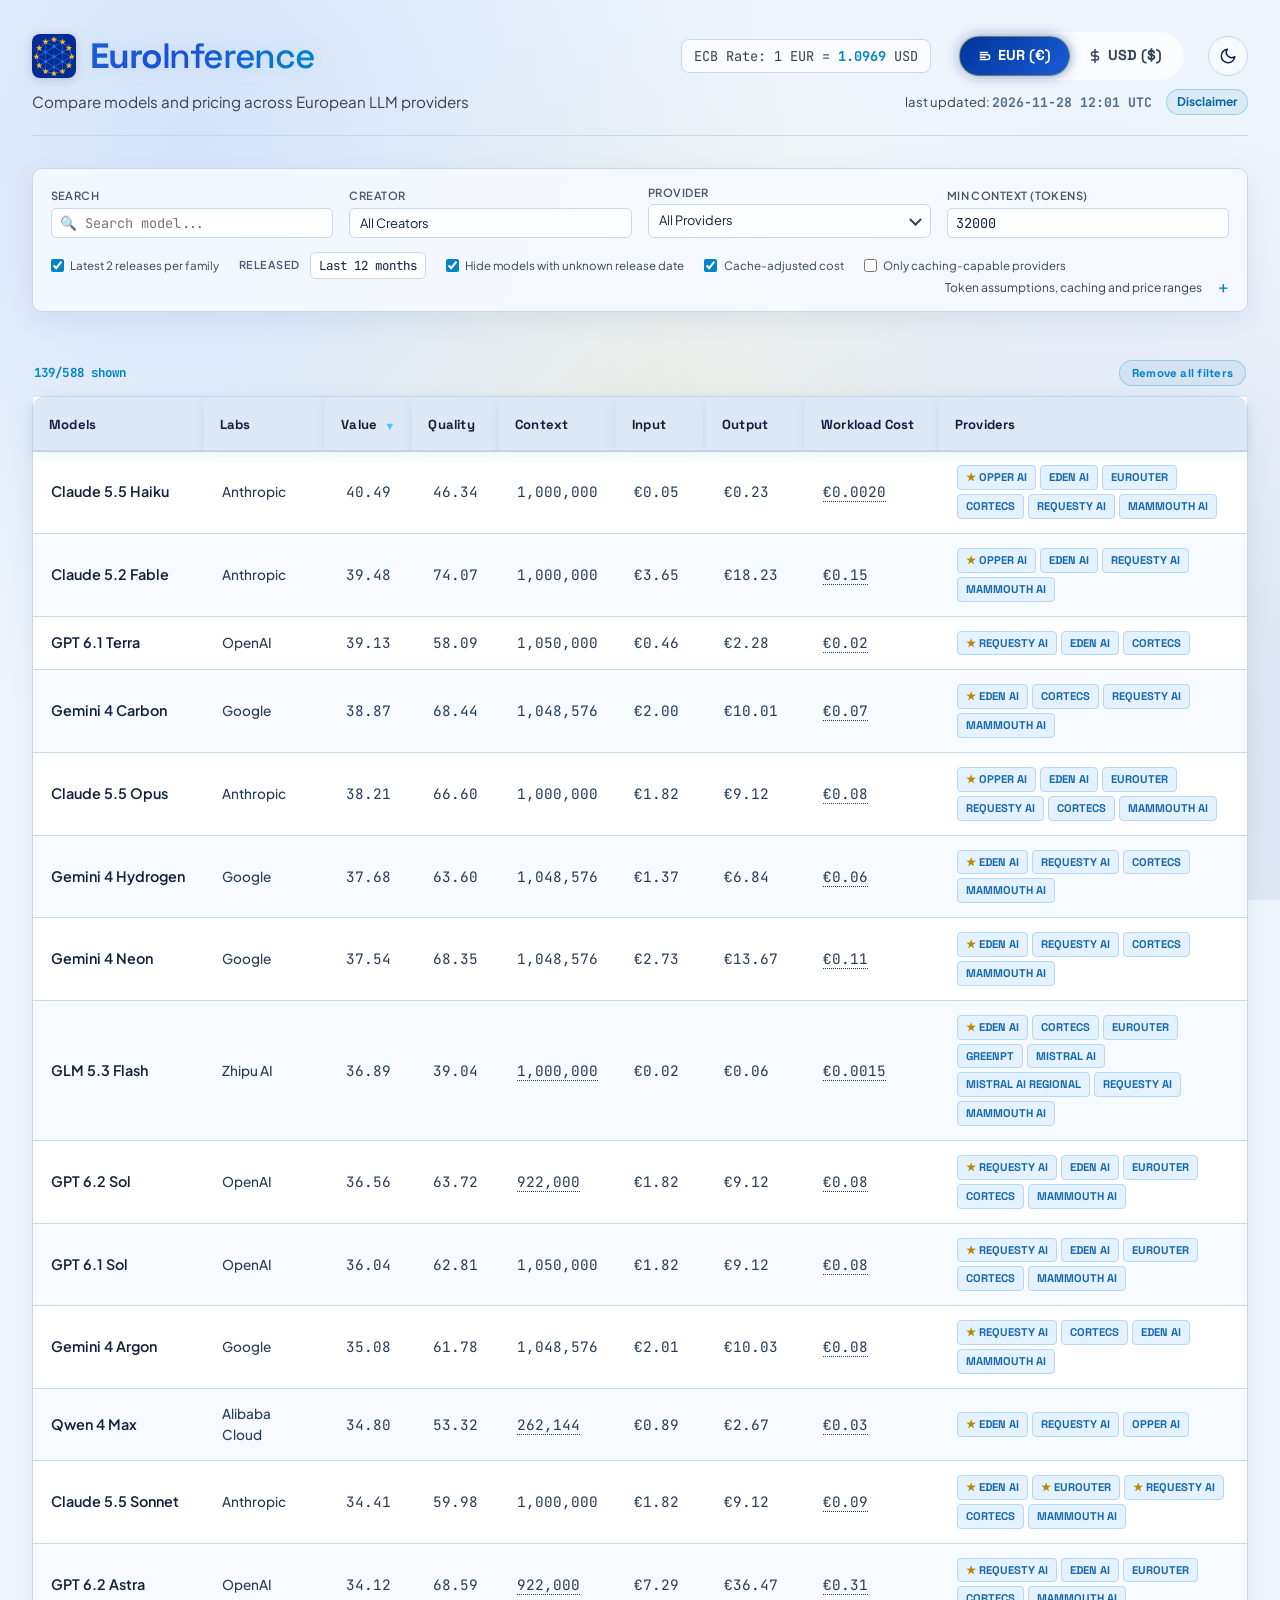
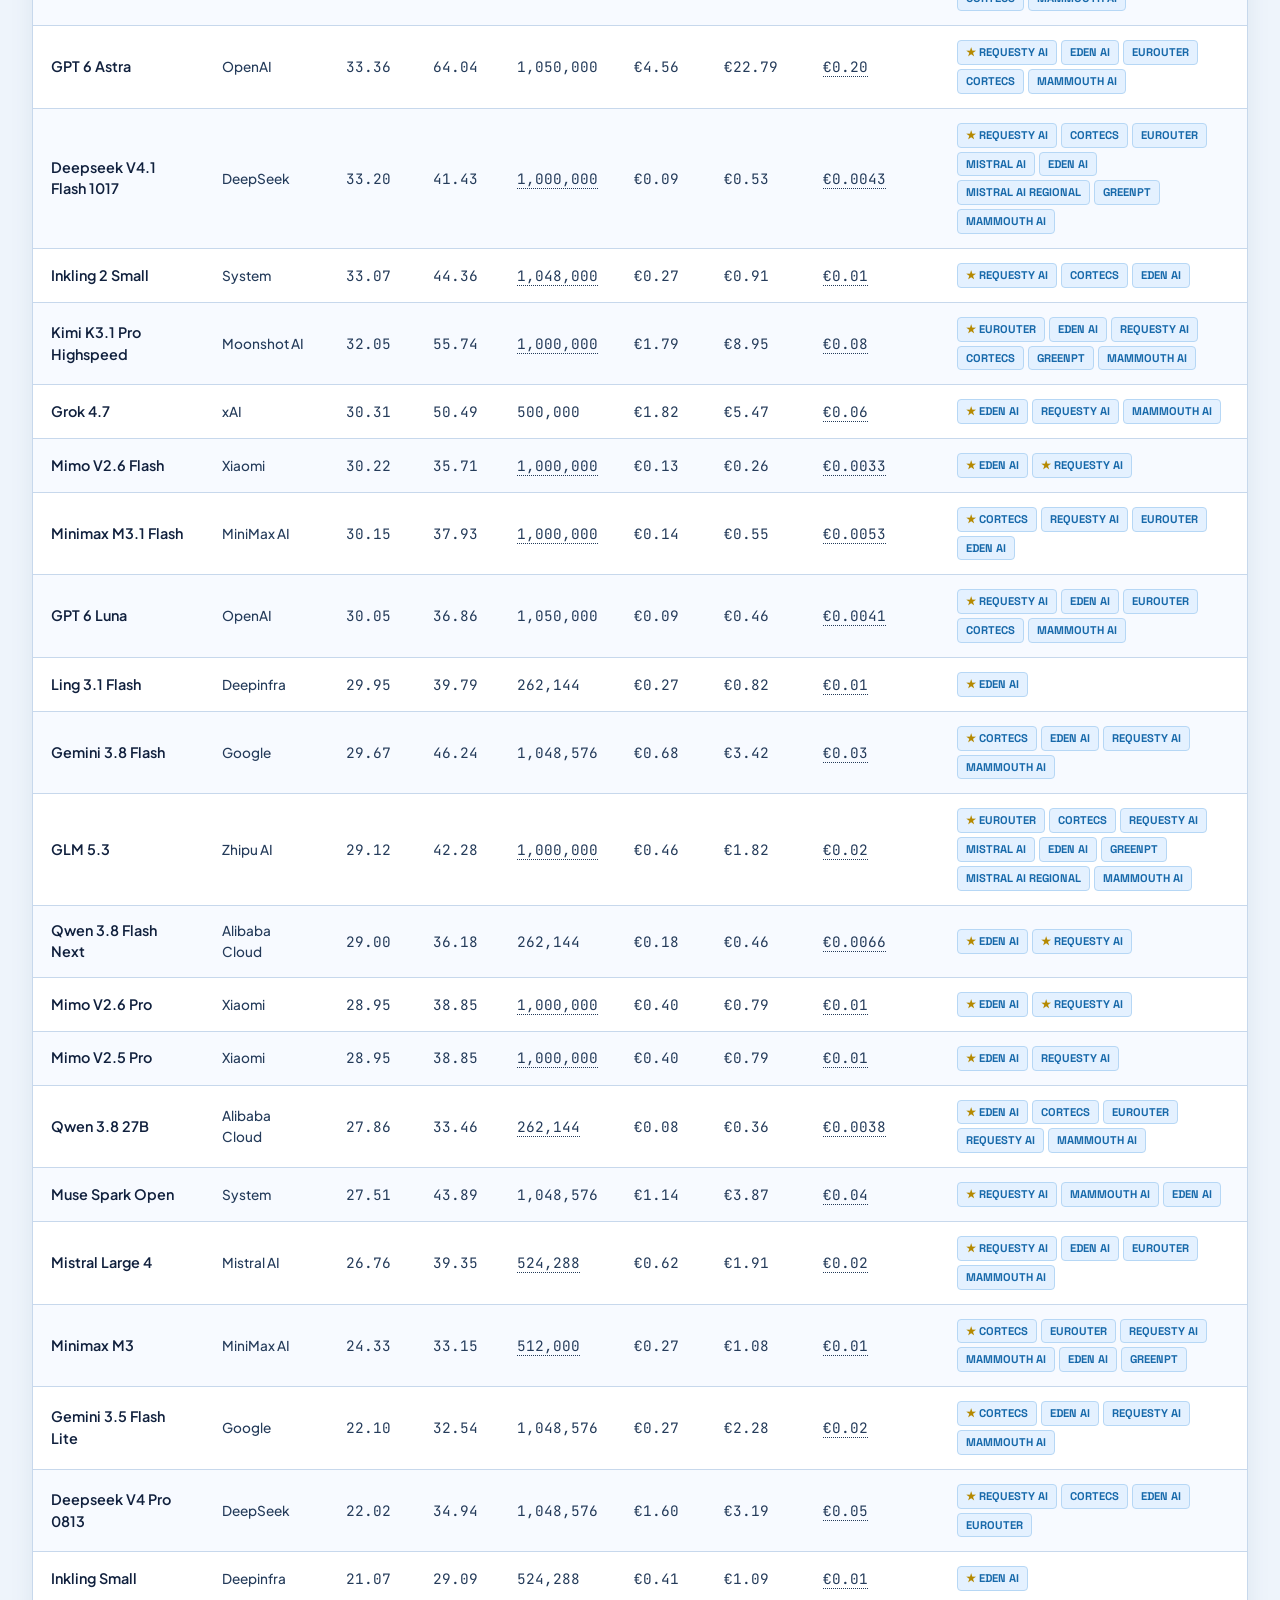
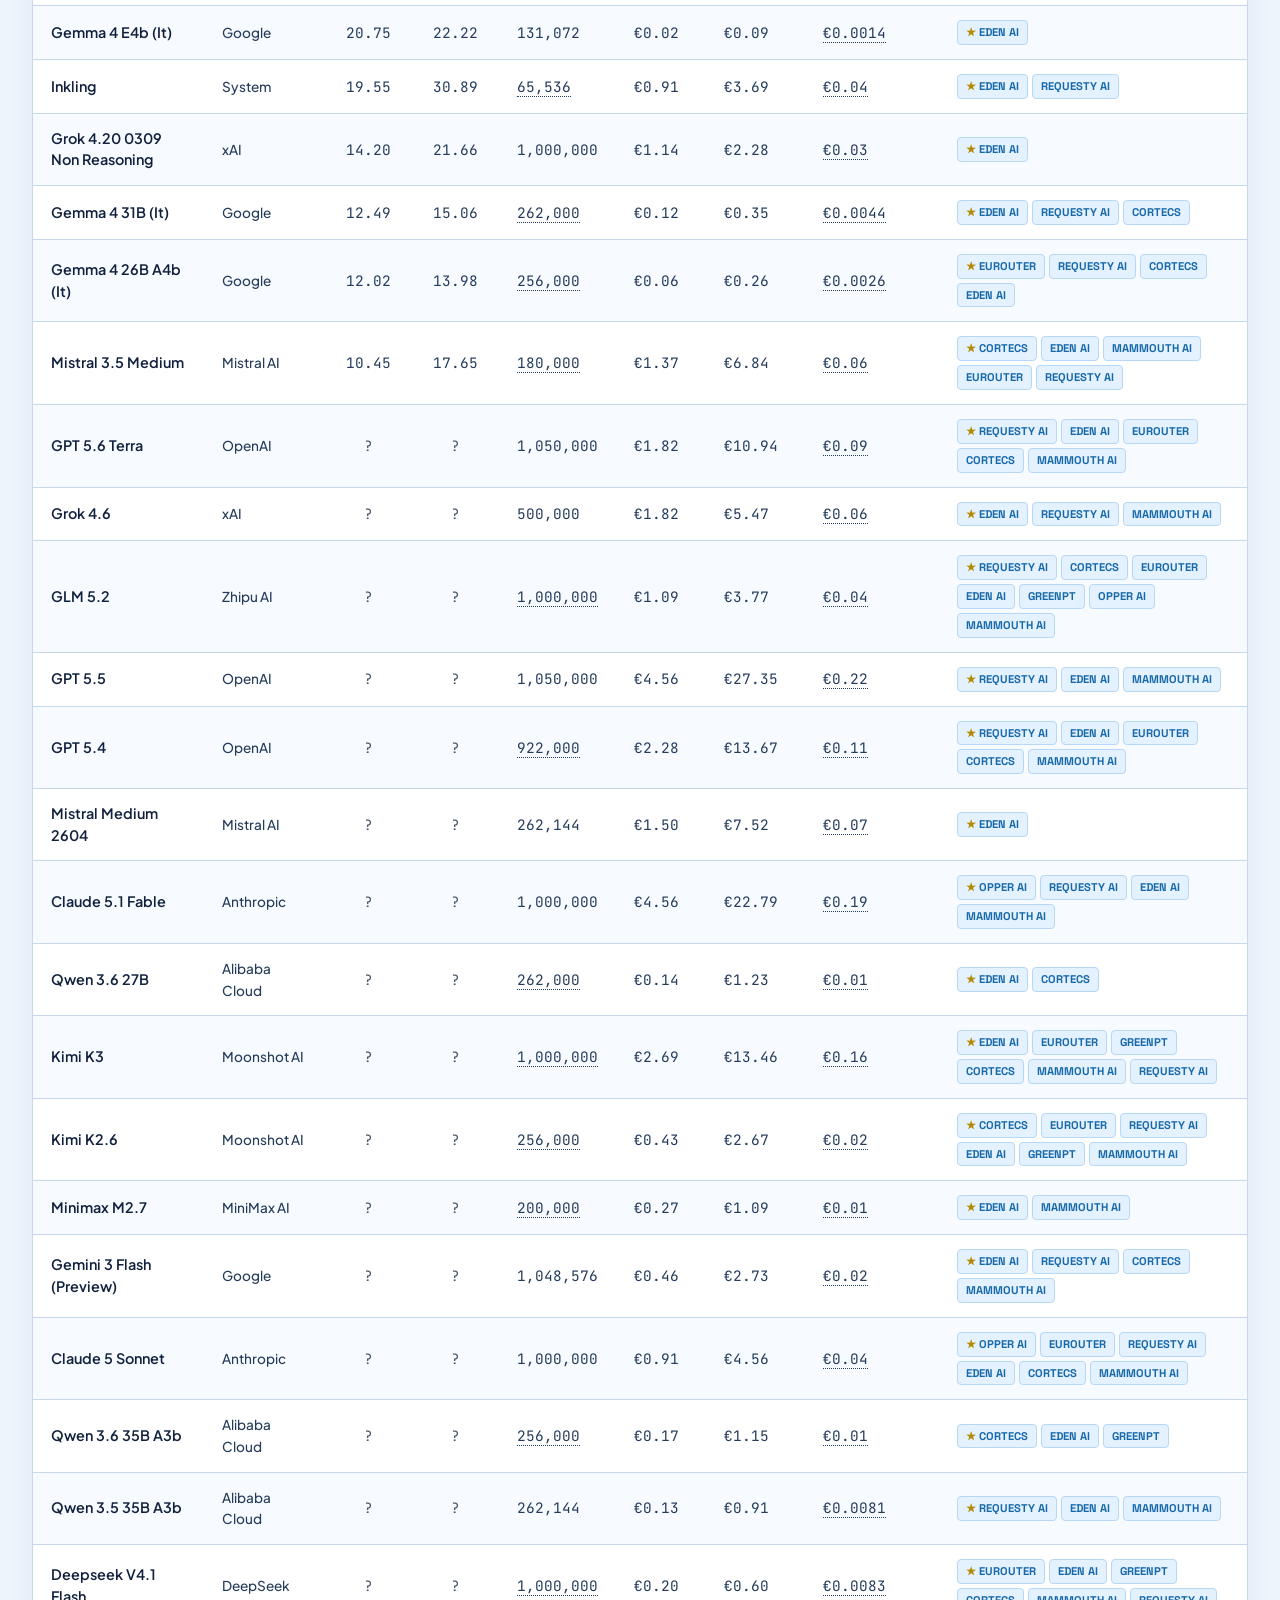
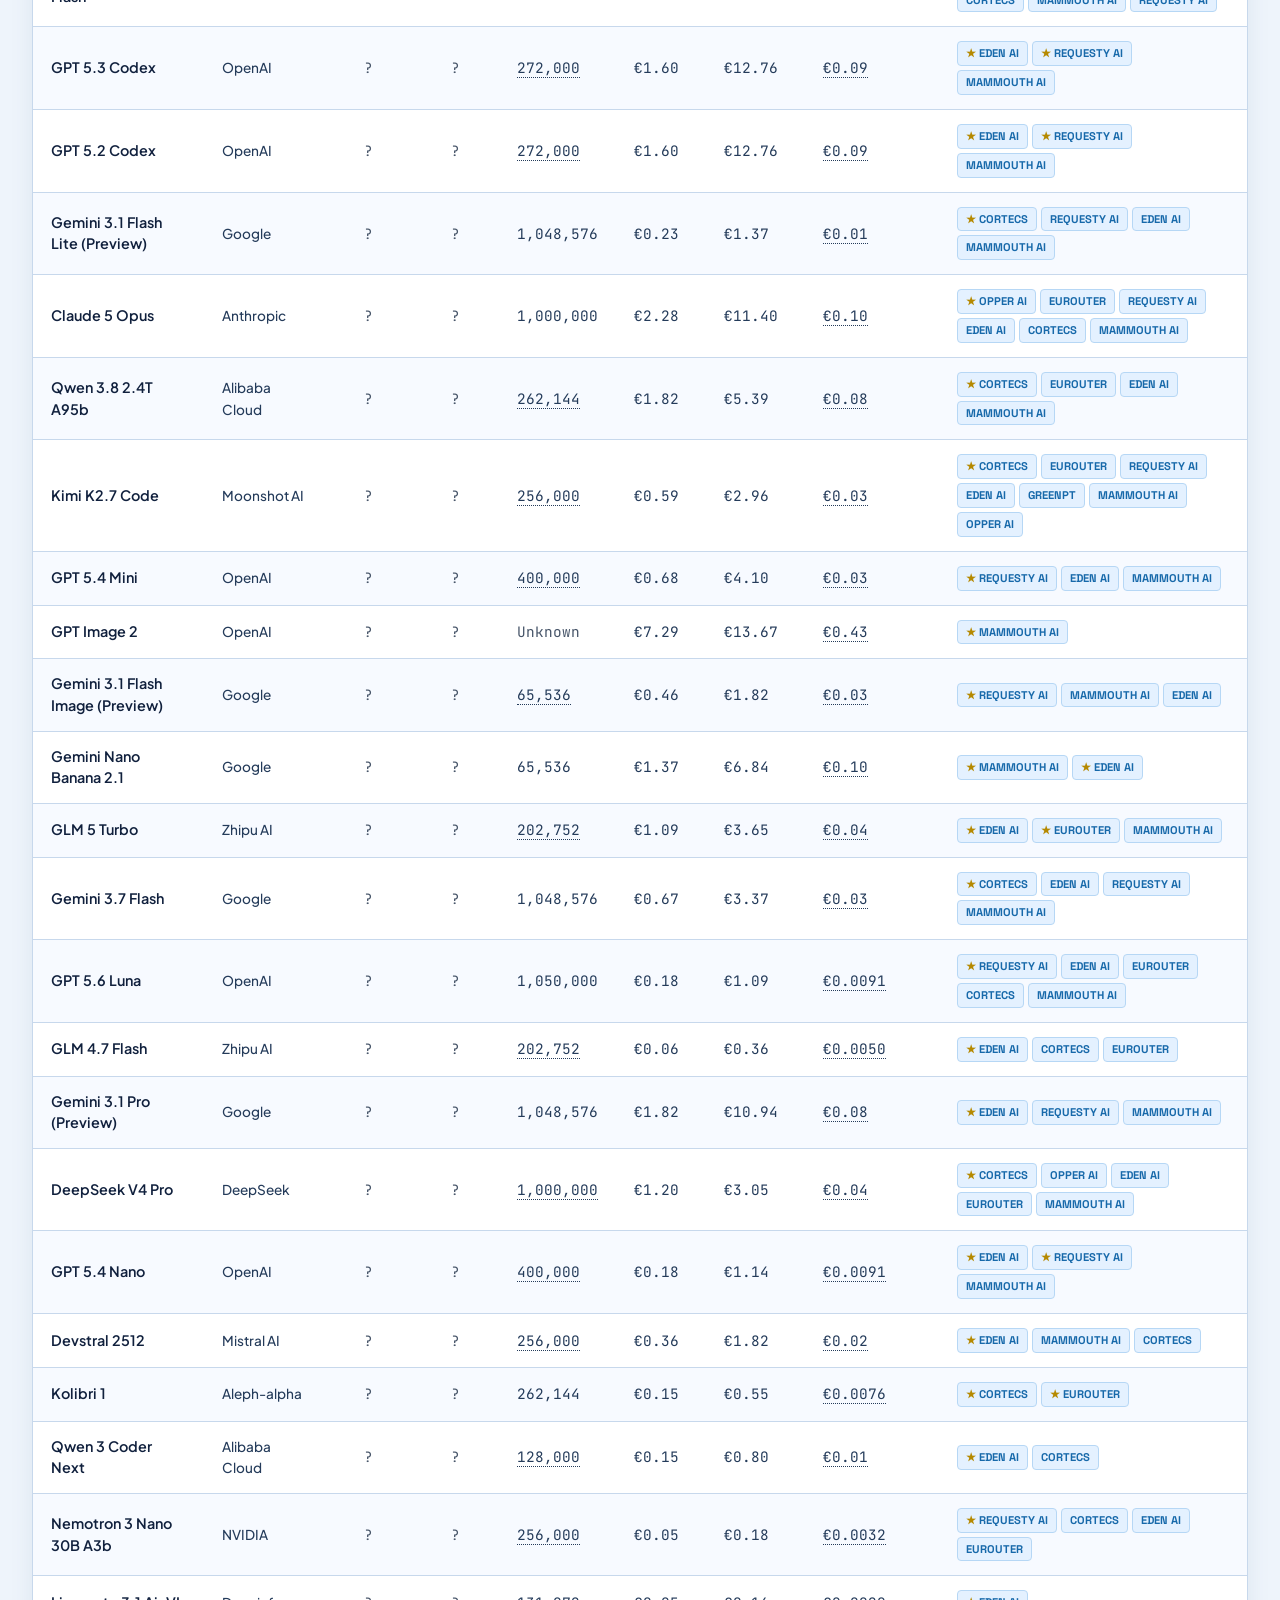
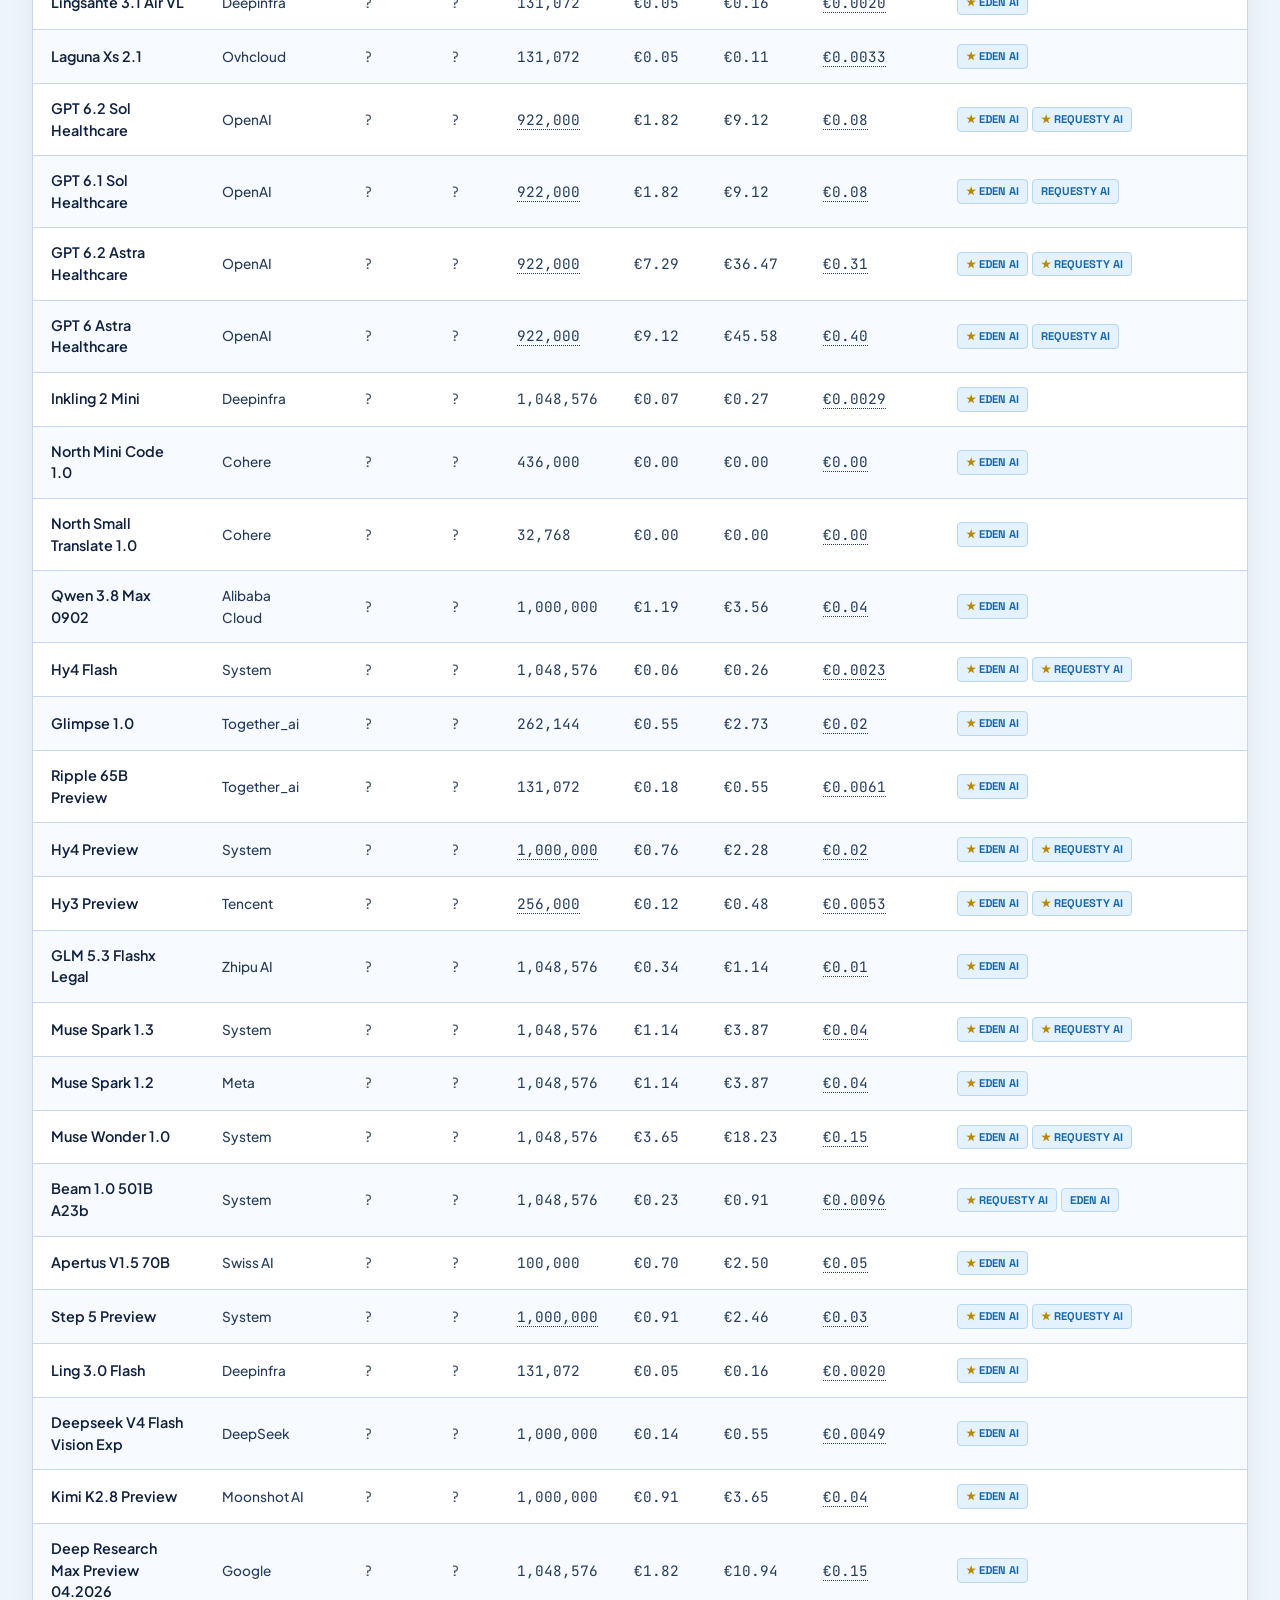
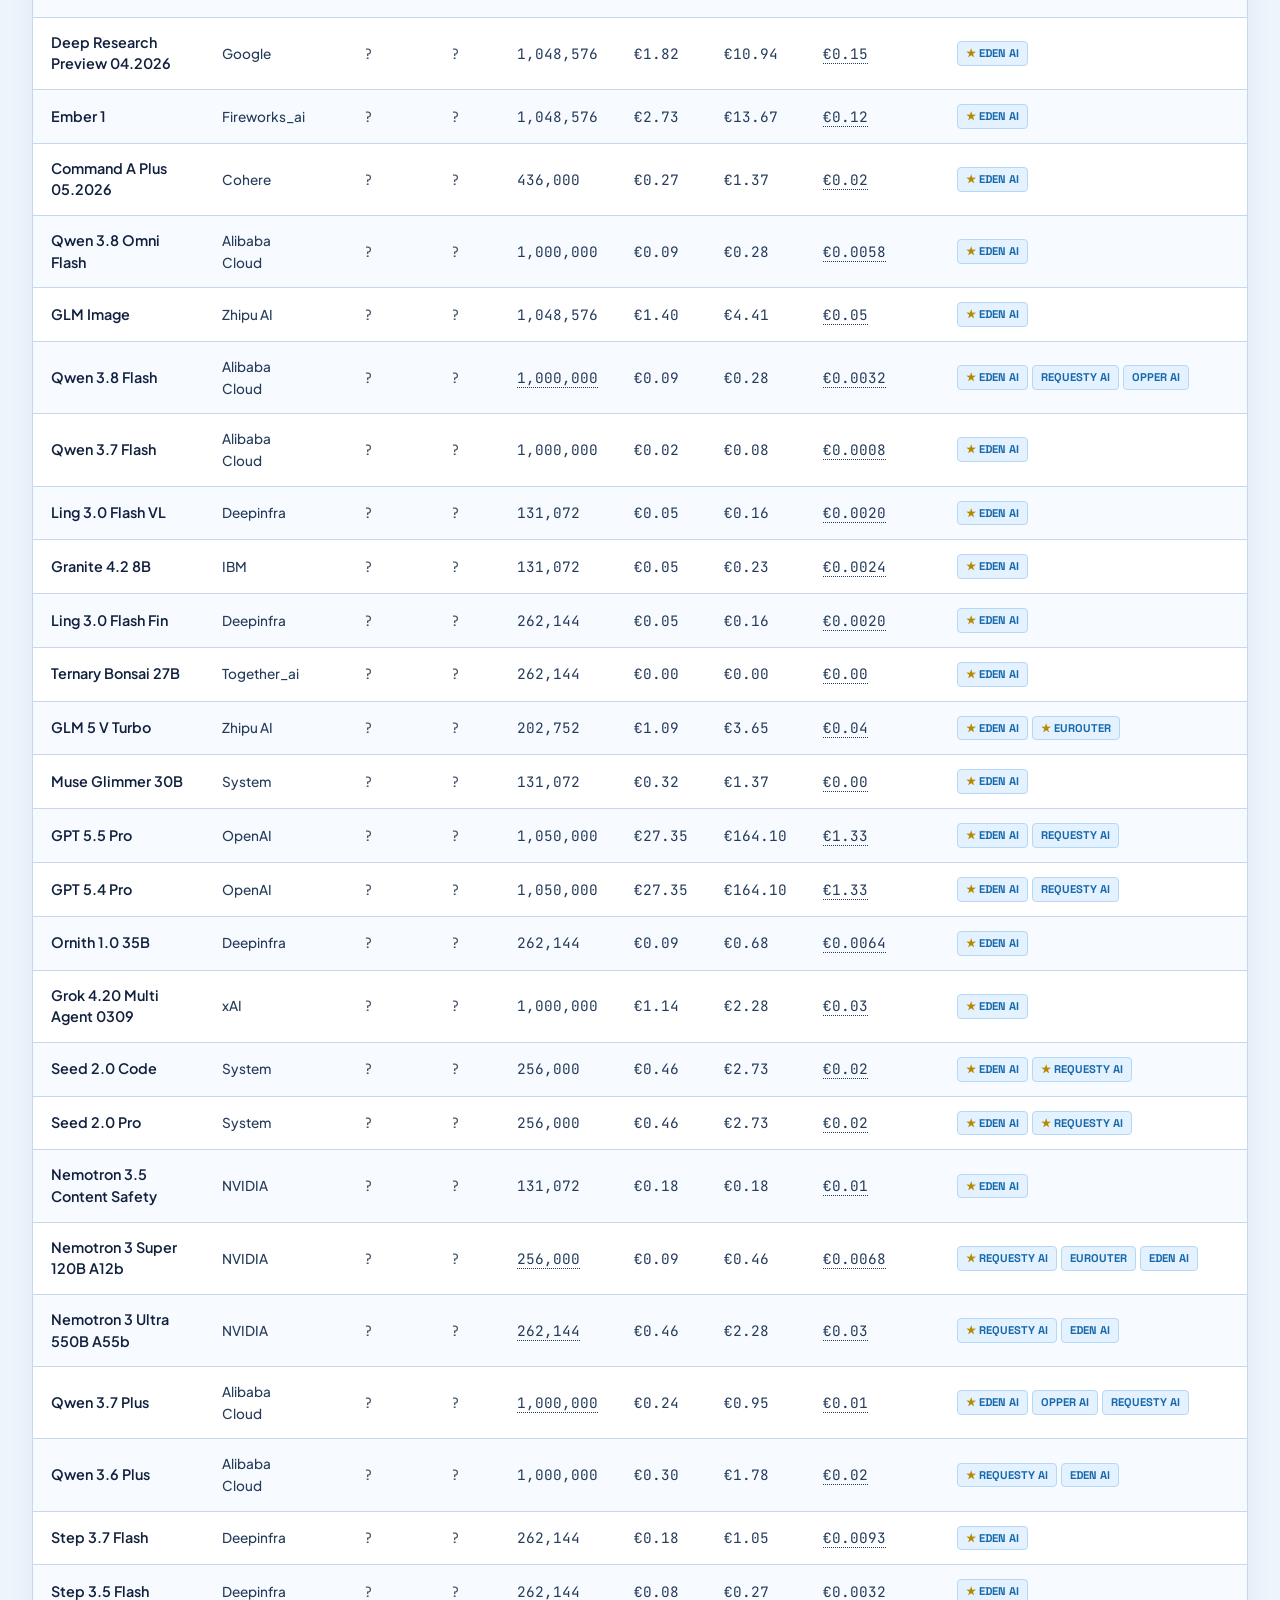
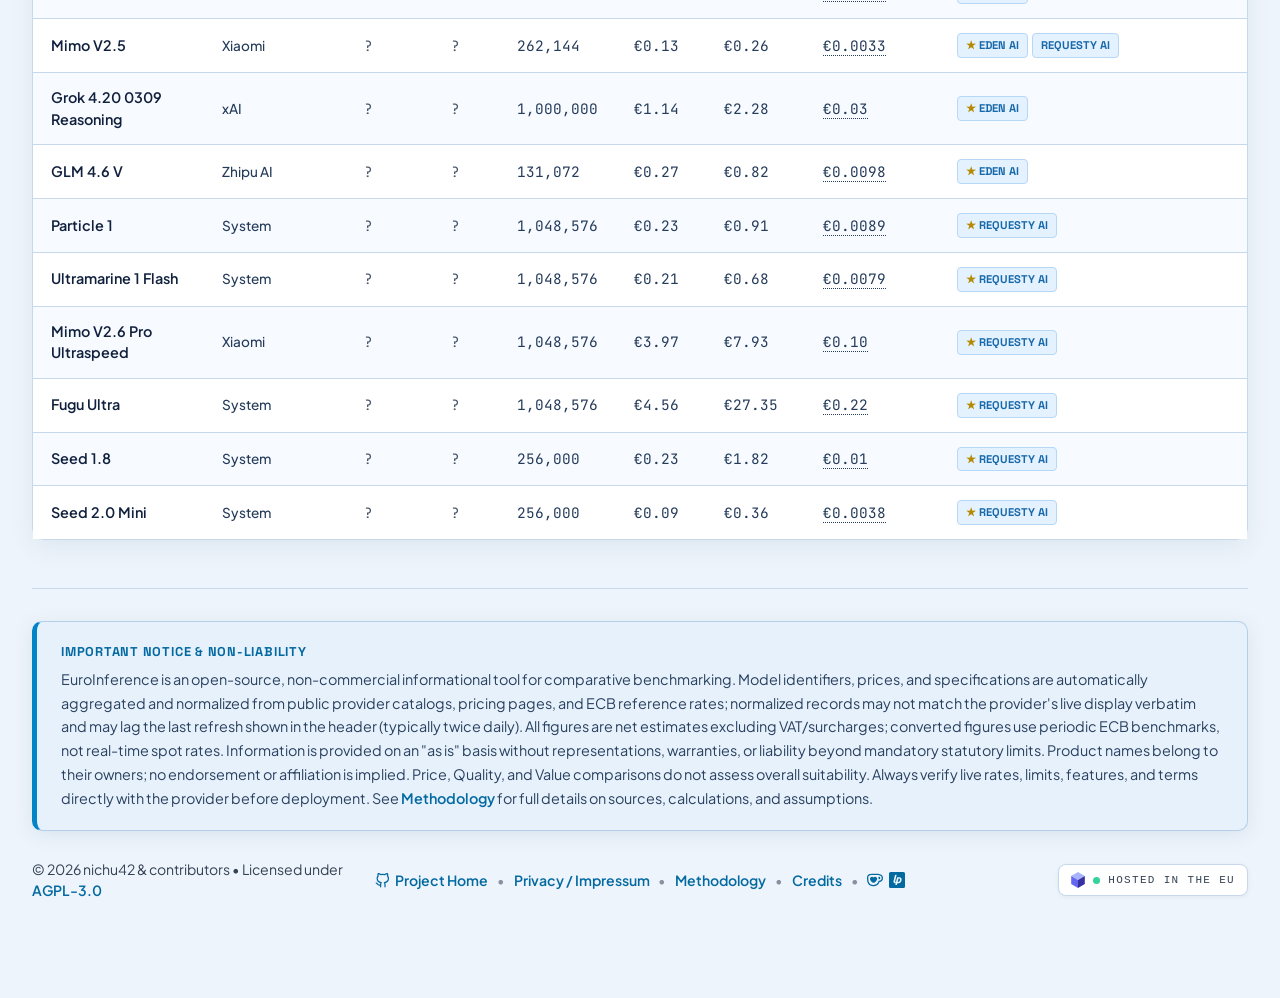
<file: index.html>
<!--
  EuroInference - Multi-Provider LLM Price Comparison
  Licensed under the GNU Affero General Public License v3.0 (AGPL-3.0)
  See LICENSE file in the project root for full license text.
-->
<!DOCTYPE html>
<html lang="en">
<head>
  <meta charset="UTF-8">
  <meta name="viewport" content="width=device-width, initial-scale=1.0">
  <meta name="description" content="EuroInference: Direct multi-provider pricing and feature comparison dashboard for European LLM providers.">
  <title>EuroInference | Multi-Provider LLM Pricing Compare</title>
  <link rel="canonical" href="https://euroinference.eu/">
  <meta name="author" content="nichu42">
  <meta name="robots" content="index, follow">
  <meta name="color-scheme" content="dark light">
  <meta name="theme-color" content="#0b1020" media="(prefers-color-scheme: dark)">
  <meta name="theme-color" content="#ffffff" media="(prefers-color-scheme: light)">
  <meta property="og:title" content="EuroInference | Multi-Provider LLM Pricing Compare">
  <meta property="og:description" content="Compare LLM models, prices, context windows, and provider availability across European AI infrastructure — with Quality/Value scores, caching economics, and data-sovereignty badges.">
  <meta property="og:url" content="https://euroinference.eu/">
  <meta property="og:type" content="website">
  <meta property="og:site_name" content="EuroInference">
  <meta property="og:image" content="https://euroinference.eu/assets/logo_250px.webp">
  <meta property="og:image:alt" content="EuroInference logo">
  <meta property="og:locale" content="en">
  <meta name="twitter:card" content="summary">
  <meta name="twitter:title" content="EuroInference | Multi-Provider LLM Pricing Compare">
  <meta name="twitter:description" content="Compare models and pricing across European LLM providers — Quality/Value, caching, and sovereignty.">
  <meta name="twitter:image" content="https://euroinference.eu/assets/logo_250px.webp">
  <meta name="twitter:image:alt" content="EuroInference logo">
  <link rel="icon" type="image/webp" href="assets/logo_100px.webp">
  <link rel="apple-touch-icon" href="assets/logo_250px.webp">
  <link rel="stylesheet" href="styles.css?v=20260838">
  <script>
    const savedTheme = localStorage.getItem('euroinference-theme');
    document.documentElement.dataset.theme = savedTheme || (window.matchMedia('(prefers-color-scheme: light)').matches ? 'light' : 'dark');
  </script>
  <script type="application/ld+json">
  {
    "@context": "https://schema.org",
    "@type": "WebSite",
    "name": "EuroInference",
    "url": "https://euroinference.eu/",
    "description": "Direct multi-provider pricing and feature comparison dashboard for European LLM providers.",
    "inLanguage": "en",
    "license": "https://github.com/nichu42/euroinference/blob/main/LICENSE"
  }
  </script>
</head>
<body>
  <div class="container">
    <!-- Header -->
    <header>
      <div class="header-main" data-theme-step>
        <div class="logo-section">
          <a href="#" class="brand-logo-link">
            <img src="assets/logo_150px.webp" alt="EuroInference Logo" class="brand-logo-img">
            <h1 class="brand-title"><span class="brand-euro">Euro</span><span class="brand-inference">Inference</span></h1>
          </a>
        </div>

        <div class="config-controls">
          <!-- Exchange rate display -->
          <div class="exchange-info" id="exchange-rate-banner">
            ECB Rate: 1 EUR = <span id="exchange-rate-val">...</span> USD
          </div>

          <!-- Currency switch -->
          <div class="currency-switcher" id="currency-switcher-widget">
            <div class="currency-option active" data-currency="EUR">
              <svg width="14" height="14" viewBox="0 0 24 24" fill="none" stroke="currentColor" stroke-width="2.5" stroke-linecap="round" stroke-linejoin="round"><path d="M4 10h12a4 4 0 0 1 0 8H4M4 6h12M4 14h8"></path></svg>
              EUR (€)
            </div>
            <div class="currency-option" data-currency="USD">
              <svg width="14" height="14" viewBox="0 0 24 24" fill="none" stroke="currentColor" stroke-width="2.5" stroke-linecap="round" stroke-linejoin="round"><line x1="12" y1="1" x2="12" y2="23"></line><path d="M17 5H9.5a3.5 3.5 0 0 0 0 7h5a3.5 3.5 0 0 1 0 7H6"></path></svg>
              USD ($)
            </div>
          </div>
          <button type="button" class="theme-toggle" id="theme-toggle" aria-label="Switch to light mode" title="Switch to light mode">
            <svg class="theme-icon theme-icon-sun" width="18" height="18" viewBox="0 0 24 24" fill="none" stroke="currentColor" stroke-width="2" stroke-linecap="round" stroke-linejoin="round" aria-hidden="true"><circle cx="12" cy="12" r="4"></circle><path d="M12 2v2M12 20v2M4.93 4.93l1.42 1.42M17.65 17.65l1.42 1.42M2 12h2M20 12h2M4.93 19.07l1.42-1.42M17.65 6.35l1.42-1.42"></path></svg>
            <svg class="theme-icon theme-icon-moon" width="18" height="18" viewBox="0 0 24 24" fill="none" stroke="currentColor" stroke-width="2" stroke-linecap="round" stroke-linejoin="round" aria-hidden="true"><path d="M21 12.79A9 9 0 1 1 11.21 3 7 7 0 0 0 21 12.79z"></path></svg>
          </button>
        </div>
      </div>

      <div class="subtitle-row" data-theme-step>
        <p>Compare models and pricing across European LLM providers</p>
        <div style="display:flex; align-items:center; gap:0.85rem;">
          <span class="last-updated-text">last updated: <span id="last-updated-display">...</span></span>
          <a href="#data-notice" class="disclaimer-pill" title="Read data normalization and non-liability notice">Disclaimer</a>
        </div>
      </div>
    </header>

    <!-- Main Layout (Full Width) -->
    <div class="dashboard-grid">
      <!-- Main Display Panel -->
      <main class="main-content">
        <!-- Filters: most important & pre-filters always visible -->
        <section class="workload-panel workload-panel--merged" aria-label="Filters and workload" data-theme-step>
          <!-- Always visible: Model selection (most important + our pre-filter presets) -->
          <fieldset class="cache-settings" aria-label="Model selection" style="margin-top:0; padding-top:0; border-top:none;">
            <div class="model-filter-grid">
              <label class="workload-field">
                <span class="workload-label">Search</span>
                <input type="text" id="filter-id" placeholder="🔍 Search model..." class="header-filter-input" style="width:100%;">
              </label>
              <label class="workload-field">
                <span class="workload-label">Creator</span>
                <select id="filter-creator" class="header-filter-select"><option value="all">All Creators</option></select>
              </label>
              <label class="workload-field">
                <span class="workload-label">Provider</span>
                <div class="provider-filter-dropdown" id="filter-source-dropdown" style="width:100%;">
                  <button type="button" class="provider-filter-toggle" id="filter-source-toggle" aria-haspopup="true" aria-controls="filter-source-menu" aria-expanded="false">All Providers</button>
                  <div class="provider-filter-menu" id="filter-source-menu" role="group" aria-label="Provider filters" hidden>
                    <label class="provider-filter-option"><input type="checkbox" value="matched"> <span>Multi-provider (>=2)</span></label>
                    <label class="provider-filter-option"><input type="checkbox" value="cortecs"> <span>Cortecs</span></label>
                    <label class="provider-filter-option"><input type="checkbox" value="edenai"> <span>Eden AI</span></label>
                    <label class="provider-filter-option"><input type="checkbox" value="eurouter"> <span>EURouter</span></label>
                    <label class="provider-filter-option"><input type="checkbox" value="greenpt"> <span>GreenPT</span></label>
                    <label class="provider-filter-option"><input type="checkbox" value="mammouth"> <span>Mammouth AI</span></label>
                    <label class="provider-filter-option"><input type="checkbox" value="mistral"> <span>Mistral AI</span></label>
                    <label class="provider-filter-option"><input type="checkbox" value="mistral-regional"> <span>Mistral AI Regional</span></label>
                    <label class="provider-filter-option"><input type="checkbox" value="opper"> <span>Opper AI</span></label>
                    <label class="provider-filter-option"><input type="checkbox" value="requesty"> <span>Requesty AI</span></label>
                  </div>
                </div>
              </label>
              <label class="workload-field">
                <span class="workload-label">Min context (tokens)</span>
                <input type="number" id="filter-context-size" min="0" step="1024" value="32000" placeholder="Min tokens" class="header-filter-input" title="Show models with at least this many context tokens">
              </label>
            </div>
            <div class="cache-controls" style="margin-top:0.9rem;">
              <label class="cache-only-option" title="Variant-aware: latest 2 distinct versions per family (e.g., GLM 5.3 + 5.2, flash separate). Uncheck to show all versions.">
                <input type="checkbox" id="filter-dedupe" checked>
                <span>Latest 2 releases per family</span>
              </label>
              <label class="cache-reuse-field" title="Filter by model release date (models.dev).">
                <span class="cache-label">Released</span>
                <select id="filter-date" class="header-filter-select" style="padding:4px 8px; font-size:0.78rem;">
                  <option value="all">All time</option>
                  <option value="6m">Last 6 months</option>
                  <option value="12m" selected>Last 12 months</option>
                  <option value="18m">Last 18 months</option>
                  <option value="24m">Last 24 months</option>
                </select>
              </label>
              <label class="cache-only-option" title="When a date filter is active, hide models with no known release date.">
                <input type="checkbox" id="filter-hide-unknown" checked>
                <span>Hide models with unknown release date</span>
              </label>
              <label class="cache-only-option" title="Checked: the Cost column applies your prompt-caching assumptions (blended cache rates). Unchecked: plain listed input/output prices.">
                <input type="checkbox" id="filter-cache-aware" checked>
                <span>Cache-adjusted cost</span>
              </label>
              <label class="cache-only-option" title="Hide offers from providers without prompt-caching support or published cache rates. Non-caching offers are excluded from every column; models without any such offer disappear.">
                <input type="checkbox" id="filter-cache-only">
                <span>Only caching-capable providers</span>
              </label>
            </div>
          </fieldset>

          <details class="workload-settings">
            <summary class="workload-settings-summary">
              <span style="flex:1;"></span>
              <span class="workload-settings-help">Token assumptions, caching and price ranges</span>
            </summary>
            <div class="workload-settings-content">
              <!-- Workload & caching (combined on one line) -->
              <fieldset class="cache-settings" aria-label="Workload and caching">
                <legend>Workload & caching</legend>
                <div class="cache-controls">
                  <label class="workload-field">
                    <span class="workload-label">Input</span>
                    <input type="number" id="filter-input-tokens" min="1" step="500" value="50000">
                    <span class="workload-suffix">tokens</span>
                  </label>
                  <label class="workload-field">
                    <span class="workload-label">Output</span>
                    <input type="number" id="filter-output-tokens" min="1" step="100" value="5000">
                    <span class="workload-suffix">tokens</span>
                  </label>
                  <div class="cache-share-group" role="group" aria-label="Assumed share of input tokens served from cache">
                    <span class="cache-label">Cached input</span>
                    <button type="button" class="cache-chip" data-share="0" aria-pressed="false" title="No cached input assumed (plain chat workloads)">Chat 0%</button>
                    <button type="button" class="cache-chip" data-share="0.4" aria-pressed="false" title="40% of input tokens assumed cached (retrieval-style workloads)">RAG 40%</button>
                    <button type="button" class="cache-chip" data-share="0.8" aria-pressed="false" title="80% of input tokens assumed cached (agentic coding workloads)">Agentic 80%</button>
                  </div>
                  <label class="cache-reuse-field" title="Average number of times each cached context is re-read before expiry; amortizes cache-write premiums">
                    <span class="cache-label">Reuses</span>
                    <select id="filter-cache-reuse">
                      <option value="2">2×</option>
                      <option value="4">4×</option>
                      <option value="8" selected>8×</option>
                      <option value="Infinity">Steady state (∞)</option>
                    </select>
                  </label>
                </div>
              </fieldset>

              <!-- Price -->
              <div class="cost-filter-grid" aria-label="Cost range filters">
                <fieldset class="cost-filter">
                  <legend>Input price</legend>
                  <div class="cost-filter-values">
                    <span id="input-cost-min-label">From €0.00</span>
                    <span id="input-cost-max-label">To €0.00</span>
                  </div>
                  <div class="cost-range-slider">
                    <div class="cost-range-fill" id="input-cost-range-fill"></div>
                    <input type="range" id="input-cost-min" min="0" max="1000" step="1" value="0" aria-label="Minimum input price">
                    <input type="range" id="input-cost-max" min="0" max="1000" step="1" value="1000" aria-label="Maximum input price">
                  </div>
                </fieldset>
                <fieldset class="cost-filter">
                  <legend>Output price</legend>
                  <div class="cost-filter-values">
                    <span id="output-cost-min-label">From €0.00</span>
                    <span id="output-cost-max-label">To €0.00</span>
                  </div>
                  <div class="cost-range-slider">
                    <div class="cost-range-fill" id="output-cost-range-fill"></div>
                    <input type="range" id="output-cost-min" min="0" max="1000" step="1" value="0" aria-label="Minimum output price">
                    <input type="range" id="output-cost-max" min="0" max="1000" step="1" value="1000" aria-label="Maximum output price">
                  </div>
                </fieldset>
              </div>
            </div>
          </details>
        </section>

        <!-- Explorer Table -->
        <section data-theme-step>
          <div class="update-warning" id="update-warning" role="status" hidden></div>
          <div class="table-toolbar">
            <span id="model-count-display" class="table-count" aria-live="polite">… shown</span>
            <button type="button" id="show-all-btn" class="show-all-btn" title="Clear all filters and show every model">Remove all filters</button>
          </div>
          <div class="table-wrapper">
            <table class="models-table" id="models-explorer-table">
              <thead>
                <tr>
                  <th class="sortable" data-sort="id" title="Model Name">Models <span class="sort-indicator"></span></th>
                  <th class="sortable" data-sort="creator" title="Creator / Lab">Labs <span class="sort-indicator"></span></th>
                  <th class="sortable active-sort" data-sort="value" title="EUR Value Score 0-100 — Quality × affordabilityEU (cheapest EU offer's (in+out)/2, same offer). Higher is better. affordability = 1/(1+log10(1+blended*8)*0.45).">Value <span class="sort-indicator">▼</span></th>
                  <th class="sortable" data-sort="quality" title="Quality Score 0-100 — deggo Quality v4, via models.deggo.fyi. See models.deggo.fyi/docs for methodology. Higher is better.">Quality <span class="sort-indicator"></span></th>
                  <th class="sortable" data-sort="context" title="Minimum Context Window across providers">Context <span class="sort-indicator"></span></th>
                  <th class="sortable" data-sort="input" title="Lowest Input Price per 1M tokens">Input <span class="sort-indicator"></span></th>
                  <th class="sortable" data-sort="output" title="Lowest Output Price per 1M tokens">Output <span class="sort-indicator"></span></th>
                  <th class="sortable" data-sort="workload" id="workload-col-header" title="Total cost for a single request using your workload inputs and the cheapest offer. With 'prompt caching' checked below, cached input tokens are priced with blended cache rates (see methodology). Edit inputs above the table.">Workload Cost <span class="sort-indicator"></span></th>
                  <th title="All providers offering this model — cheapest first, highlighted (★). Prices use cache-adjusted workload cost when enabled.">Providers</th>
                </tr>
              </thead>
              <tbody id="models-table-body">
                <!-- Initial loading placeholder; cleared on first renderTable() call. -->
                <tr id="loading-row">
                  <td colspan="9">
                    <div class="loading-state">
                      <div class="loading-spinner" aria-hidden="true"></div>
                      <div class="loading-text">Loading model data…</div>
                    </div>
                  </td>
                </tr>
              </tbody>
            </table>
          </div>
        </section>
      </main>
    </div>

    <!-- Footer Section -->
    <footer class="site-footer" id="data-notice" data-theme-step>
      <div class="data-notice-card">
        <div style="font-family:var(--font-title, sans-serif); font-size:0.8rem; font-weight:800; text-transform:uppercase; letter-spacing:0.06em; color:var(--savings-color); margin-bottom:0.4rem;">
          Important Notice & Non-Liability
        </div>
                <p>
          EuroInference is an open-source, non-commercial informational tool for comparative benchmarking. Model identifiers, prices, and specifications are automatically aggregated and normalized from public provider catalogs, pricing pages, and ECB reference rates; normalized records may not match the provider's live display verbatim and may lag the last refresh shown in the header (typically twice daily). All figures are net estimates excluding VAT/surcharges; converted figures use periodic ECB benchmarks, not real-time spot rates. Information is provided on an "as is" basis without representations, warranties, or liability beyond mandatory statutory limits. Product names belong to their owners; no endorsement or affiliation is implied. Price, Quality, and Value comparisons do not assess overall suitability. Always verify live rates, limits, features, and terms directly with the provider before deployment. See <a href="methodology.html" class="footer-link">Methodology</a> for full details on sources, calculations, and assumptions.
        </p>
      </div>

      <div class="footer-bottom-line">
        <div class="footer-left-col">
          <span>© 2026 nichu42 & contributors • Licensed under <a href="https://github.com/nichu42/euroinference/blob/main/LICENSE" target="_blank" rel="noopener noreferrer" class="footer-link">AGPL-3.0</a></span>
        </div>
        <div class="footer-center-col">
          <a href="https://github.com/nichu42/euroinference" target="_blank" rel="noopener noreferrer" class="footer-link footer-home-link" style="display:inline-flex; align-items:center; gap:5px;">
            <svg width="15" height="15" viewBox="0 0 24 24" fill="none" stroke="currentColor" stroke-width="2" stroke-linecap="round" stroke-linejoin="round"><path d="M9 19c-5 1.5-5-2.5-7-3m14 6v-3.87a3.37 3.37 0 0 0-.94-2.61c3.14-.35 6.44-1.54 6.44-7A5.44 5.44 0 0 0 20 4.77 5.07 5.07 0 0 0 19.91 1S18.73.65 16 2.48a13.38 13.38 0 0 0-7 0C6.27.65 5.09 1 5.09 1A5.07 5.07 0 0 0 5 4.77a5.44 5.44 0 0 0-1.5 3.78c0 5.42 3.3 6.61 6.44 7A3.37 3.37 0 0 0 9 18.13V22"></path></svg>
            Project Home
          </a>
          <span aria-hidden="true" style="margin:0 0.55rem;opacity:0.55;">•</span>
          <a href="privacy.html" class="footer-link">Privacy / Impressum</a>
          <span aria-hidden="true" style="margin:0 0.55rem;opacity:0.55;">•</span>
          <a href="methodology.html" class="footer-link">Methodology</a>
          <span aria-hidden="true" style="margin:0 0.55rem;opacity:0.55;">•</span>
          <a href="credits.html" class="footer-link">Credits</a>
          <span aria-hidden="true" style="margin:0 0.55rem;opacity:0.55;">•</span>
          <span class="footer-donate" style="display:inline-flex; align-items:center; gap:0.35rem;"><a href="https://ko-fi.com/nichu42" target="_blank" rel="noopener noreferrer" class="footer-link footer-donate-link" title="Support on Ko-fi" aria-label="Support on Ko-fi" style="display:inline-flex;"><svg width="16" height="16" viewBox="0 0 24 24" fill="currentColor" aria-hidden="true"><path d="M11.351 2.715c-2.7 0-4.986.025-6.83.26C2.078 3.285 0 5.154 0 8.61c0 3.506.182 6.13 1.585 8.493 1.584 2.701 4.233 4.182 7.662 4.182h.83c4.209 0 6.494-2.234 7.637-4a9.5 9.5 0 0 0 1.091-2.338C21.792 14.688 24 12.22 24 9.208v-.415c0-3.247-2.13-5.507-5.792-5.87-1.558-.156-2.65-.208-6.857-.208m0 1.947c4.208 0 5.09.052 6.571.182 2.624.311 4.13 1.584 4.13 4v.39c0 2.156-1.792 3.844-3.87 3.844h-.935l-.156.649c-.208 1.013-.597 1.818-1.039 2.546-.909 1.428-2.545 3.064-5.922 3.064h-.805c-2.571 0-4.831-.883-6.078-3.195-1.09-2-1.298-4.155-1.298-7.506 0-2.181.857-3.402 3.012-3.714 1.533-.233 3.559-.26 6.39-.26m6.547 2.287c-.416 0-.65.234-.65.546v2.935c0 .311.234.545.65.545 1.324 0 2.051-.754 2.051-2s-.727-2.026-2.052-2.026m-10.39.182c-1.818 0-3.013 1.48-3.013 3.142 0 1.533.858 2.857 1.949 3.897.727.701 1.87 1.429 2.649 1.896a1.47 1.47 0 0 0 1.507 0c.78-.467 1.922-1.195 2.623-1.896 1.117-1.039 1.974-2.364 1.974-3.897 0-1.662-1.247-3.142-3.039-3.142-1.065 0-1.792.545-2.338 1.298-.493-.753-1.246-1.298-2.312-1.298"/></svg></a><a href="https://liberapay.com/nichu42/" target="_blank" rel="noopener noreferrer" class="footer-link footer-donate-link" title="Support on Liberapay" aria-label="Support on Liberapay" style="display:inline-flex;"><svg width="16" height="16" viewBox="0 0 24 24" fill="currentColor" aria-hidden="true"><path d="M2.32 0A2.321 2.321 0 0 0 0 2.32v19.36A2.321 2.321 0 0 0 2.32 24h19.36A2.32 2.32 0 0 0 24 21.68V2.32A2.32 2.32 0 0 0 21.68 0zm9.208 3.98l-2.27 9.405a2.953 2.953 0 0 0-.073.539.853.853 0 0 0 .09.432.7.7 0 0 0 .334.302c.157.077.378.126.661.147l-.49 2.008c-.772 0-1.38-.1-1.82-.3-.441-.203-.757-.477-.947-.826a2.391 2.391 0 0 1-.278-1.2c.005-.452.068-.933.188-1.445l2.074-8.67zm3.9 3.888c.61 0 1.135.092 1.576.277.44.185.802.438 1.085.76.283.32.493.696.629 1.126.136.43.204.89.204 1.379v.001c0 .794-.13 1.52-.392 2.179a5.16 5.16 0 0 1-1.086 1.706 4.84 4.84 0 0 1-1.665 1.118c-.648.267-1.353.4-2.114.4-.37 0-.74-.033-1.11-.098l-.735 2.956H9.403l2.71-11.298c.435-.13.934-.248 1.494-.351a10.045 10.045 0 0 1 1.821-.155zm-.31 2.041a4.67 4.67 0 0 0-.98.098l-1.143 4.752c.185.044.413.065.685.065.425 0 .812-.079 1.16-.237a2.556 2.556 0 0 0 .89-.661c.244-.283.435-.623.571-1.02a4.03 4.03 0 0 0 .204-1.315c0-.468-.104-.865-.31-1.192-.207-.326-.566-.49-1.077-.49z"/></svg></a></span>
        </div>
        <div class="footer-right-col">
          <a href="https://deploybase.eu" target="_blank" rel="noopener noreferrer" class="deploybase-badge"><svg width="14" height="16" viewBox="0 0 34 40" aria-hidden="true"><path d="M17 0 L34 10 L17 20 L0 10Z" fill="#a5b4fc"/><path d="M0 10 L17 20 L17 40 L0 30Z" fill="#6366f1"/><path d="M17 20 L34 10 L34 30 L17 40Z" fill="#3730a3"/></svg><span style="display:inline-block;width:7px;height:7px;border-radius:50%;background:#34d399"></span>Hosted in the EU</a>
        </div>
      </div>
    </footer>
  </div>

  <!-- Detail Compare Modal Overlay -->
  <div class="overlay-panel" id="detail-overlay">
    <div class="glass-panel compare-modal">
      <div class="modal-header">
        <h3 id="modal-title-text">Compare Models</h3>
        <button class="close-btn" id="modal-close-btn">
          <svg width="18" height="18" viewBox="0 0 24 24" fill="none" stroke="currentColor" stroke-width="2.5" stroke-linecap="round" stroke-linejoin="round"><line x1="18" y1="6" x2="6" y2="18"></line><line x1="6" y1="6" x2="18" y2="18"></line></svg>
        </button>
      </div>

      <div class="modal-content">
        <!-- Dynamic cards load here -->
      </div>
    </div>
  </div>

  <!-- Load Data snapshots first -->
  <script src="unify.js" defer></script>
  <script src="data.js" defer></script>
  <!-- Load Main Application Logic -->
  <script src="app.js" defer></script>
</body>
</html>
</file>
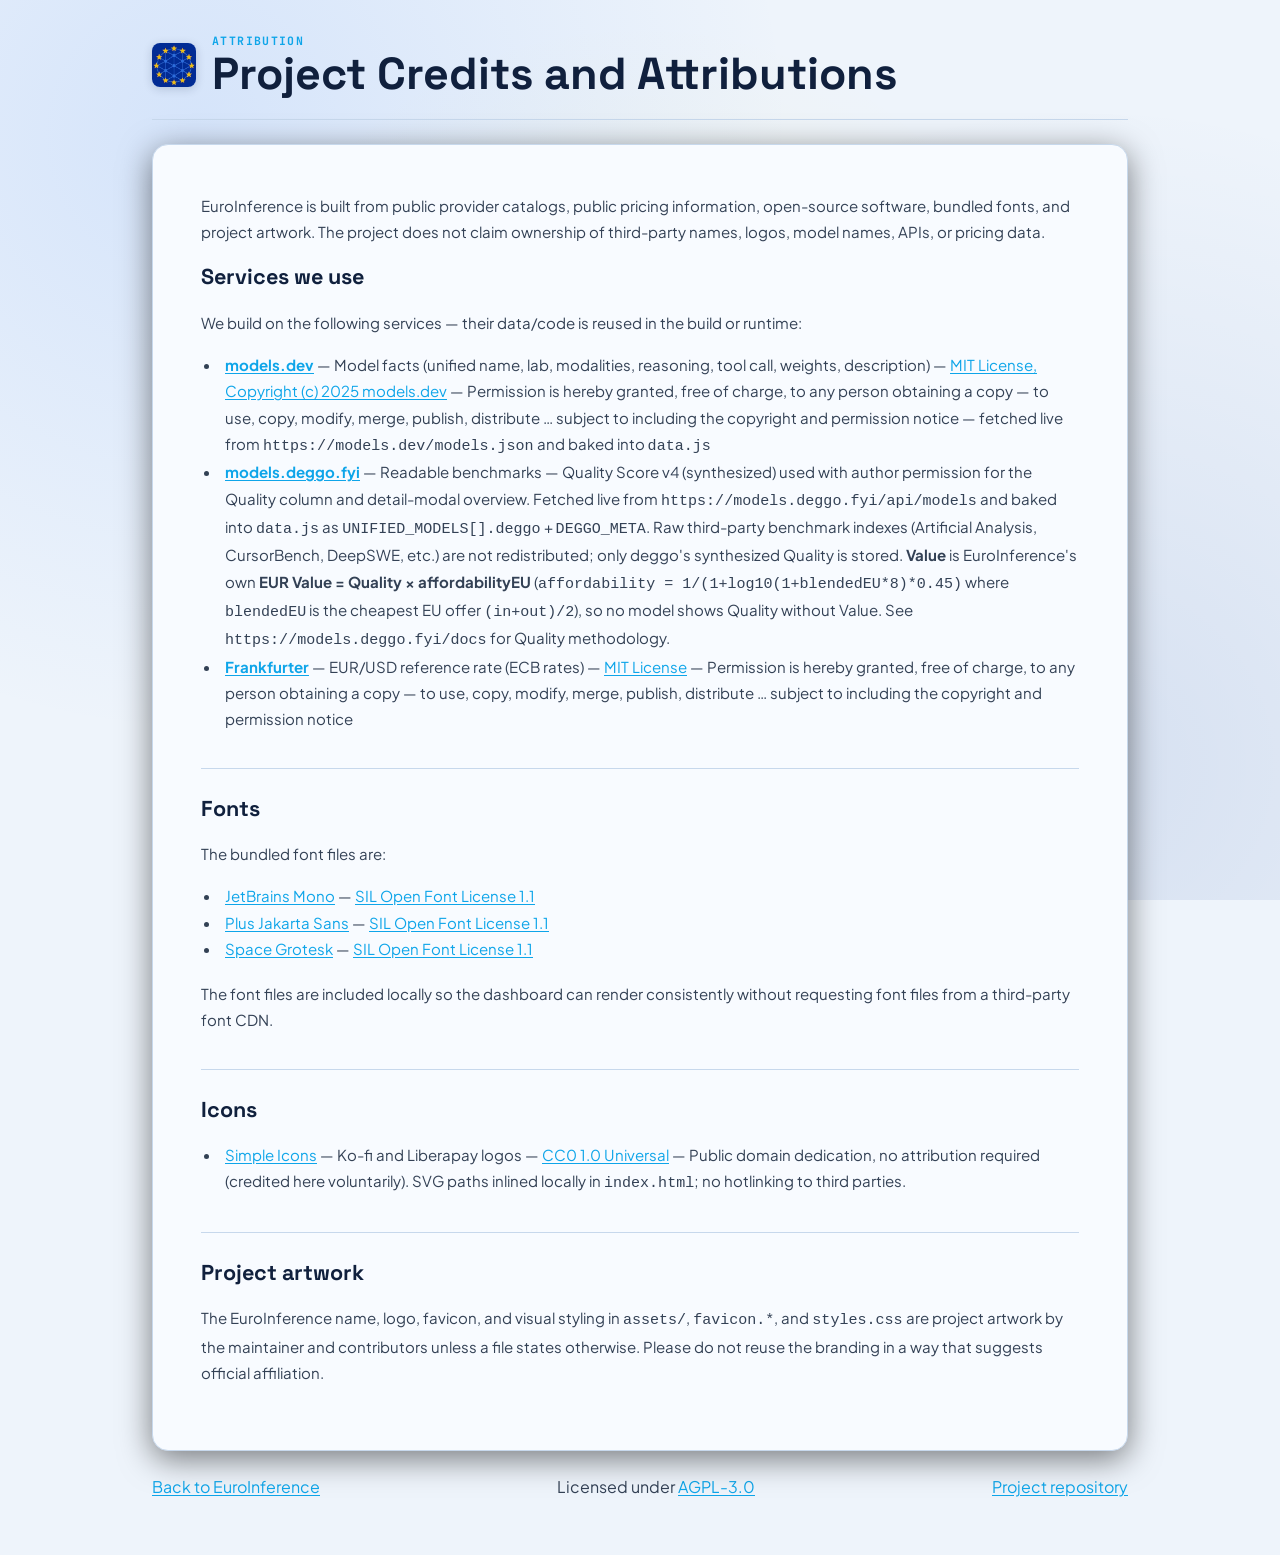
<file: credits.html>
<!--
  Generated from CREDITS.md by scripts/build_credits.js.
  Do not edit this file manually.
  Licensed under the GNU Affero General Public License v3.0 (AGPL-3.0)
  See LICENSE file in the project root for full license text.
-->
<!DOCTYPE html>
<html lang="en">
<head>
  <meta charset="UTF-8">
  <meta name="viewport" content="width=device-width, initial-scale=1.0">
  <meta name="description" content="Credits and attributions for EuroInference: data sources, fonts, and artwork behind the European LLM price comparison dashboard.">
  <title>Project Credits and Attributions | EuroInference</title>
  <link rel="canonical" href="https://euroinference.eu/credits.html">
  <meta name="author" content="nichu42">
  <meta name="robots" content="index, follow">
  <meta name="color-scheme" content="dark light">
  <meta name="theme-color" content="#0b1020" media="(prefers-color-scheme: dark)">
  <meta name="theme-color" content="#ffffff" media="(prefers-color-scheme: light)">
  <meta property="og:title" content="Project Credits and Attributions | EuroInference">
  <meta property="og:description" content="Project Credits and Attributions — data sources, fonts, and artwork attributions for EuroInference.">
  <meta property="og:url" content="https://euroinference.eu/credits.html">
  <meta property="og:type" content="article">
  <meta property="og:site_name" content="EuroInference">
  <meta property="og:image" content="https://euroinference.eu/assets/logo_250px.webp">
  <meta property="og:image:alt" content="EuroInference logo">
  <meta property="og:locale" content="en">
  <meta name="twitter:card" content="summary">
  <meta name="twitter:title" content="Project Credits and Attributions | EuroInference">
  <meta name="twitter:description" content="Project Credits and Attributions — EuroInference attributions.">
  <meta name="twitter:image" content="https://euroinference.eu/assets/logo_250px.webp">
  <meta name="twitter:image:alt" content="EuroInference logo">
  <link rel="icon" type="image/webp" href="assets/logo_100px.webp">
  <link rel="apple-touch-icon" href="assets/logo_250px.webp">
  <link rel="stylesheet" href="styles.css?v=20260838">
  <script>
    const savedTheme = localStorage.getItem('euroinference-theme');
    document.documentElement.dataset.theme = savedTheme || (window.matchMedia('(prefers-color-scheme: light)').matches ? 'light' : 'dark');
  </script>
  <script type="application/ld+json">
  {
    "@context": "https://schema.org",
    "@graph": [
      {
        "@type": "Article",
        "headline": "Project Credits and Attributions",
        "about": "Credits and attributions for EuroInference",
        "inLanguage": "en",
        "isPartOf": { "@type": "WebSite", "name": "EuroInference", "url": "https://euroinference.eu/" },
        "license": "https://github.com/nichu42/euroinference/blob/main/LICENSE"
      },
      {
        "@type": "BreadcrumbList",
        "itemListElement": [
          {
            "@type": "ListItem",
            "position": 1,
            "name": "Home",
            "item": "https://euroinference.eu/"
          },
          {
            "@type": "ListItem",
            "position": 2,
            "name": "Project Credits and Attributions",
            "item": "https://euroinference.eu/credits.html"
          }
        ]
      }
    ]
  }
  </script>
</head>
<body>
  <div class="container policy-container">
    <header class="policy-header">
      <div class="policy-title">
        <a href="index.html" class="brand-logo-link" aria-label="Back to EuroInference dashboard">
          <img src="assets/logo_150px.webp" alt="EuroInference logo" class="brand-logo-img">
        </a>
        <div>
          <p class="policy-kicker">Attribution</p>
          <h1>Project Credits and Attributions</h1>
        </div>
      </div>
    </header>

    <main class="policy-page glass-panel">
<p>EuroInference is built from public provider catalogs, public pricing information, open-source software, bundled fonts, and project artwork. The project does not claim ownership of third-party names, logos, model names, APIs, or pricing data.</p>
<h2 id="services-we-use">Services we use</h2>
<p>We build on the following services — their data/code is reused in the build or runtime:</p>
<ul>
<li><strong><a href="https://models.dev" target="_blank" rel="noopener noreferrer">models.dev</a></strong> — Model facts (unified name, lab, modalities, reasoning, tool call, weights, description) — <a href="https://github.com/anomalyco/models.dev/blob/main/LICENSE" target="_blank" rel="noopener noreferrer">MIT License, Copyright (c) 2025 models.dev</a> — Permission is hereby granted, free of charge, to any person obtaining a copy — to use, copy, modify, merge, publish, distribute … subject to including the copyright and permission notice — fetched live from <code>https://models.dev/models.json</code> and baked into <code>data.js</code></li>
<li><strong><a href="https://models.deggo.fyi/docs" target="_blank" rel="noopener noreferrer">models.deggo.fyi</a></strong> — Readable benchmarks — Quality Score v4 (synthesized) used with author permission for the Quality column and detail-modal overview. Fetched live from <code>https://models.deggo.fyi/api/models</code> and baked into <code>data.js</code> as <code>UNIFIED_MODELS[].deggo</code> + <code>DEGGO_META</code>. Raw third-party benchmark indexes (Artificial Analysis, CursorBench, DeepSWE, etc.) are not redistributed; only deggo&#39;s synthesized Quality is stored. <strong>Value</strong> is EuroInference&#39;s own <strong>EUR Value = Quality × affordabilityEU</strong> (<code>affordability = 1/(1+log10(1+blendedEU*8)*0.45)</code> where <code>blendedEU</code> is the cheapest EU offer <code>(in+out)/2</code>), so no model shows Quality without Value. See <code>https://models.deggo.fyi/docs</code> for Quality methodology.</li>
<li><strong><a href="https://www.frankfurter.app/" target="_blank" rel="noopener noreferrer">Frankfurter</a></strong> — EUR/USD reference rate (ECB rates) — <a href="https://github.com/lineofflight/frankfurter/blob/main/LICENSE" target="_blank" rel="noopener noreferrer">MIT License</a> — Permission is hereby granted, free of charge, to any person obtaining a copy — to use, copy, modify, merge, publish, distribute … subject to including the copyright and permission notice</li>
</ul>
<h2 id="fonts">Fonts</h2>
<p>The bundled font files are:</p>
<ul>
<li><a href="https://www.jetbrains.com/lp/mono/" target="_blank" rel="noopener noreferrer">JetBrains Mono</a> — <a href="https://scripts.sil.org/OFL" target="_blank" rel="noopener noreferrer">SIL Open Font License 1.1</a></li>
<li><a href="https://fonts.google.com/specimen/Plus+Jakarta+Sans" target="_blank" rel="noopener noreferrer">Plus Jakarta Sans</a> — <a href="https://scripts.sil.org/OFL" target="_blank" rel="noopener noreferrer">SIL Open Font License 1.1</a></li>
<li><a href="https://fonts.google.com/specimen/Space+Grotesk" target="_blank" rel="noopener noreferrer">Space Grotesk</a> — <a href="https://scripts.sil.org/OFL" target="_blank" rel="noopener noreferrer">SIL Open Font License 1.1</a></li>
</ul>
<p>The font files are included locally so the dashboard can render consistently without requesting font files from a third-party font CDN.</p>
<h2 id="icons">Icons</h2>
<ul>
<li><a href="https://simpleicons.org/" target="_blank" rel="noopener noreferrer">Simple Icons</a> — Ko-fi and Liberapay logos — <a href="https://github.com/simple-icons/simple-icons/blob/develop/LICENSE.md" target="_blank" rel="noopener noreferrer">CC0 1.0 Universal</a> — Public domain dedication, no attribution required (credited here voluntarily). SVG paths inlined locally in <code>index.html</code>; no hotlinking to third parties.</li>
</ul>
<h2 id="project-artwork">Project artwork</h2>
<p>The EuroInference name, logo, favicon, and visual styling in <code>assets/</code>, <code>favicon.*</code>, and <code>styles.css</code> are project artwork by the maintainer and contributors unless a file states otherwise. Please do not reuse the branding in a way that suggests official affiliation.</p>
    </main>

    <footer class="policy-footer">
      <a href="index.html">Back to EuroInference</a>
      <span>Licensed under <a href="LICENSE">AGPL-3.0</a></span>
      <a href="https://github.com/nichu42/euroinference" target="_blank" rel="noopener noreferrer">Project repository</a>
    </footer>
  </div>
</body>
</html>
</file>
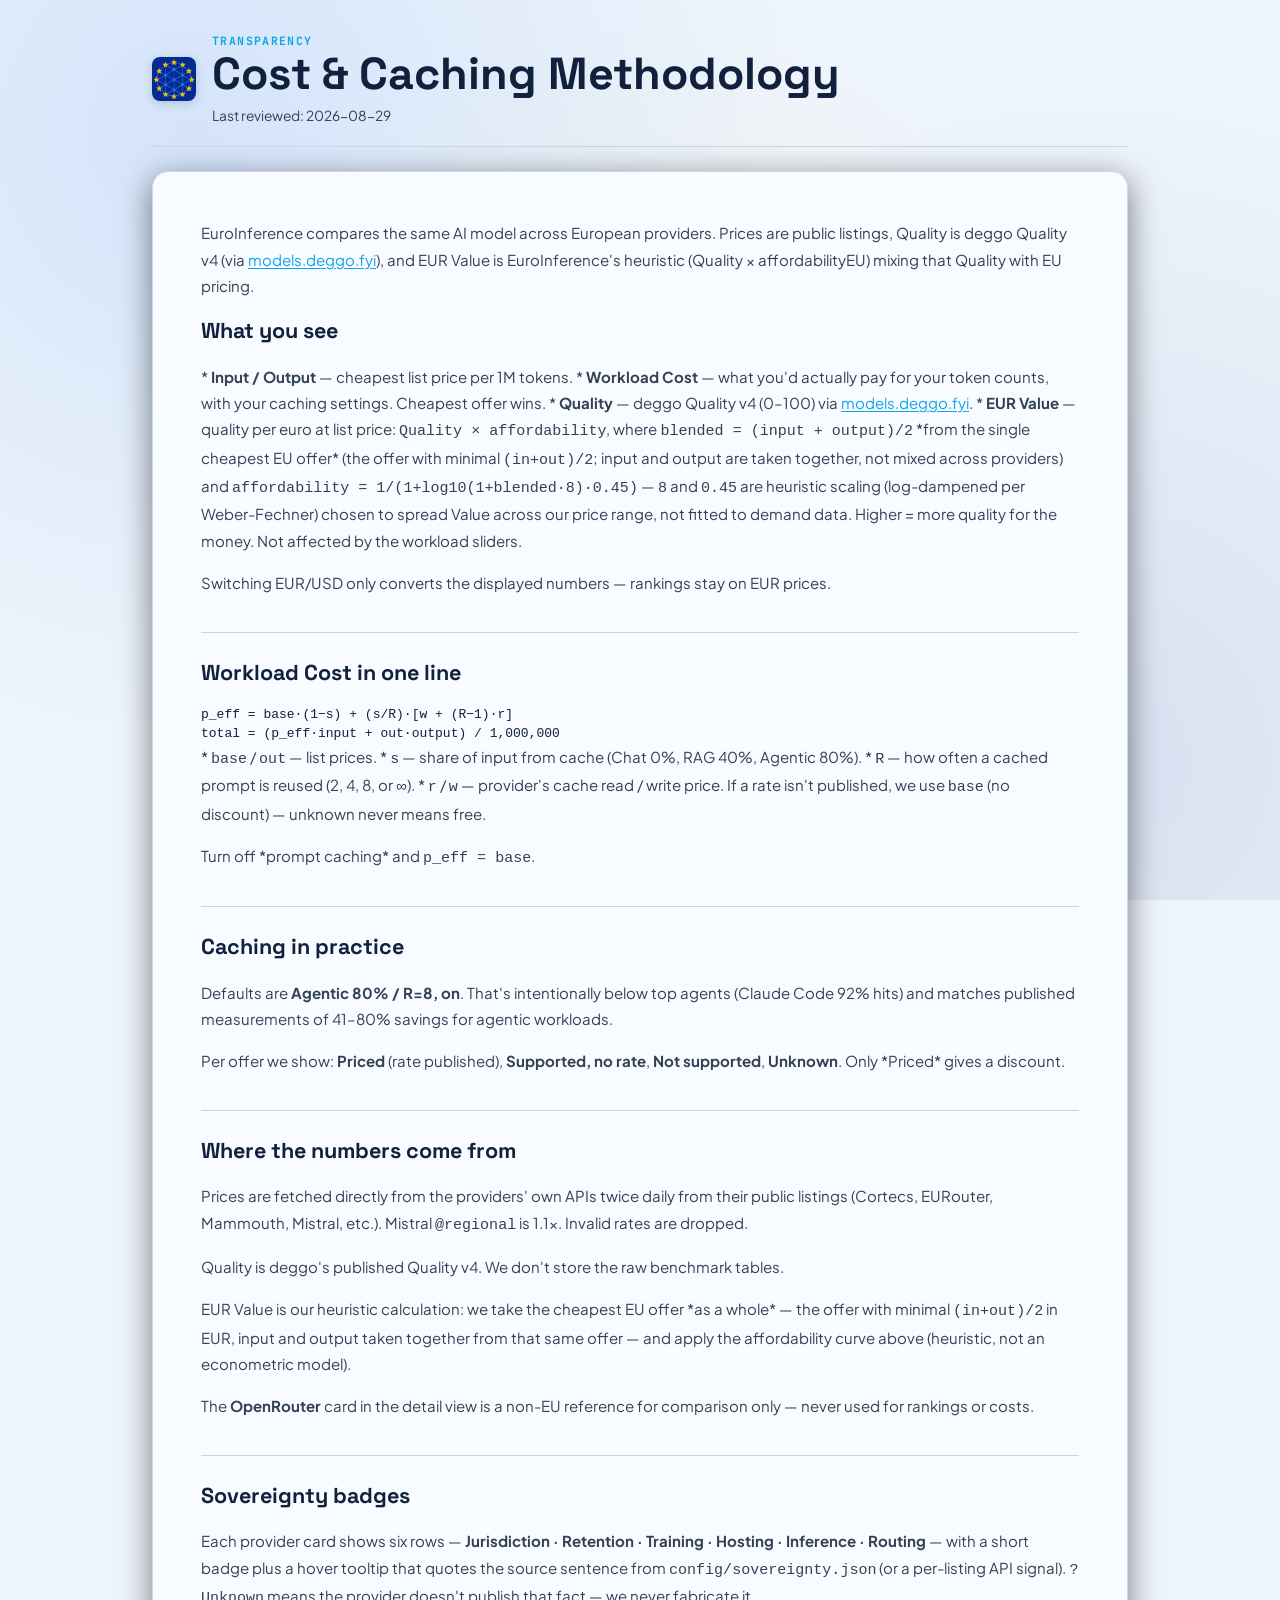
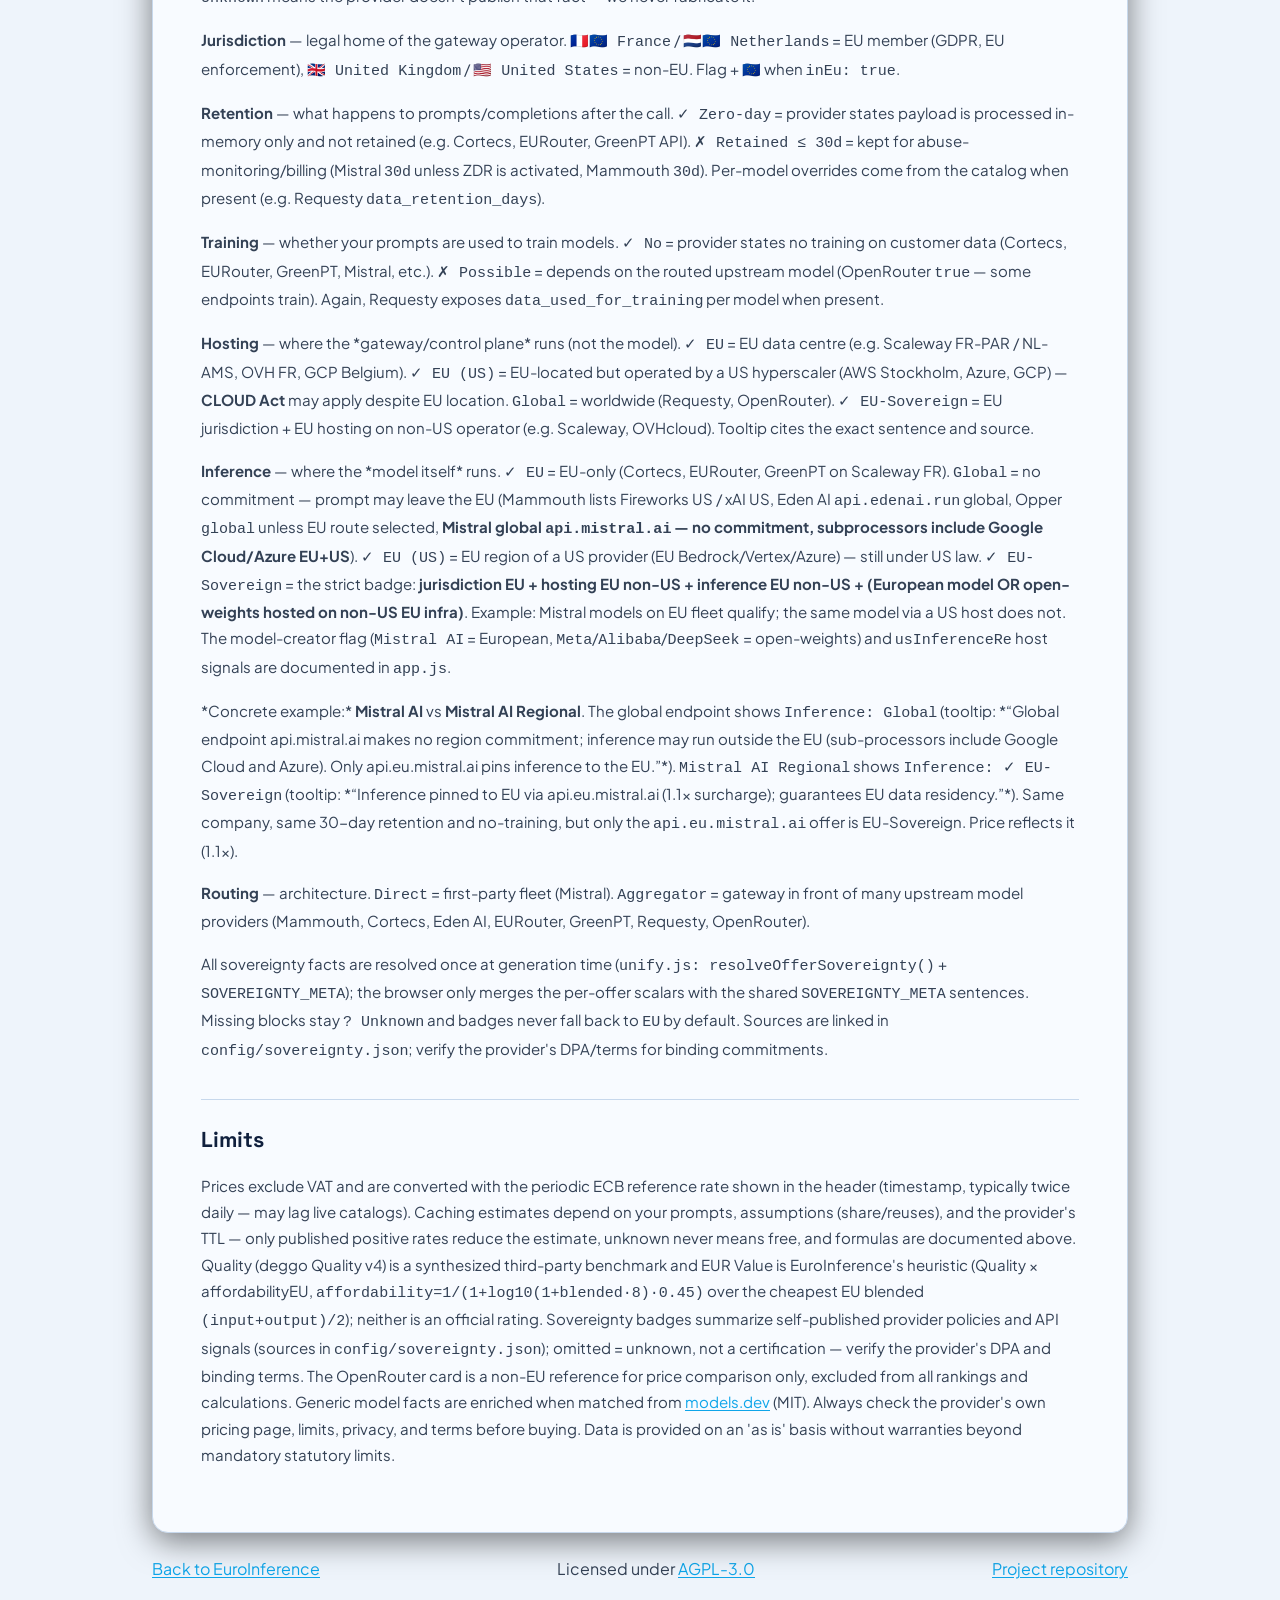
<file: methodology.html>
<!--
  Generated from METHODOLOGY.md by scripts/build_methodology.js.
  Do not edit this file manually.
  Licensed under the GNU Affero General Public License v3.0 (AGPL-3.0)
  See LICENSE file in the project root for full license text.
-->
<!DOCTYPE html>
<html lang="en">
<head>
  <meta charset="UTF-8">
  <meta name="viewport" content="width=device-width, initial-scale=1.0">
  <meta name="description" content="How EuroInference normalizes provider prices, computes workload costs, and models prompt-caching economics for European LLM providers.">
  <title>Cost &amp; Caching Methodology | EuroInference</title>
  <link rel="canonical" href="https://euroinference.eu/methodology.html">
  <meta name="author" content="nichu42">
  <meta name="robots" content="index, follow">
  <meta name="color-scheme" content="dark light">
  <meta name="theme-color" content="#0b1020" media="(prefers-color-scheme: dark)">
  <meta name="theme-color" content="#ffffff" media="(prefers-color-scheme: light)">
  <meta property="og:title" content="Cost &amp; Caching Methodology | EuroInference">
  <meta property="og:description" content="Cost &amp; Caching Methodology — how EuroInference normalizes prices, computes workload costs, and models prompt-caching.">
  <meta property="og:url" content="https://euroinference.eu/methodology.html">
  <meta property="og:type" content="article">
  <meta property="og:site_name" content="EuroInference">
  <meta property="og:image" content="https://euroinference.eu/assets/logo_250px.webp">
  <meta property="og:image:alt" content="EuroInference logo">
  <meta property="og:locale" content="en">
  <meta name="twitter:card" content="summary">
  <meta name="twitter:title" content="Cost &amp; Caching Methodology | EuroInference">
  <meta name="twitter:description" content="Cost &amp; Caching Methodology — EuroInference methodology.">
  <meta name="twitter:image" content="https://euroinference.eu/assets/logo_250px.webp">
  <meta name="twitter:image:alt" content="EuroInference logo">
  <link rel="icon" type="image/webp" href="assets/logo_100px.webp">
  <link rel="apple-touch-icon" href="assets/logo_250px.webp">
  <link rel="stylesheet" href="styles.css?v=20260838">
  <script>
    const savedTheme = localStorage.getItem('euroinference-theme');
    document.documentElement.dataset.theme = savedTheme || (window.matchMedia('(prefers-color-scheme: light)').matches ? 'light' : 'dark');
  </script>
  <script type="application/ld+json">
  {
    "@context": "https://schema.org",
    "@graph": [
      {
        "@type": "Article",
        "headline": "Cost & Caching Methodology",
        "about": "Cost & Caching Methodology for EuroInference",
        "inLanguage": "en",
        "isPartOf": { "@type": "WebSite", "name": "EuroInference", "url": "https://euroinference.eu/" },
        "license": "https://github.com/nichu42/euroinference/blob/main/LICENSE"
      },
      {
        "@type": "BreadcrumbList",
        "itemListElement": [
          {
            "@type": "ListItem",
            "position": 1,
            "name": "Home",
            "item": "https://euroinference.eu/"
          },
          {
            "@type": "ListItem",
            "position": 2,
            "name": "Cost & Caching Methodology",
            "item": "https://euroinference.eu/methodology.html"
          }
        ]
      }
    ]
  }
  </script>
</head>
<body>
  <div class="container policy-container">
    <header class="policy-header">
      <div class="policy-title">
        <a href="index.html" class="brand-logo-link" aria-label="Back to EuroInference dashboard">
          <img src="assets/logo_150px.webp" alt="EuroInference logo" class="brand-logo-img">
        </a>
        <div>
          <p class="policy-kicker">Transparency</p>
          <h1>Cost &amp; Caching Methodology</h1>
          <p class="policy-date">Last reviewed: 2026-08-29</p>
        </div>
      </div>
    </header>

    <main class="policy-page glass-panel">
<p>EuroInference compares the same AI model across European providers. Prices are public listings, Quality is deggo Quality v4 (via <a href="https://models.deggo.fyi/docs" target="_blank" rel="noopener noreferrer">models.deggo.fyi</a>), and EUR Value is EuroInference&#39;s heuristic (Quality × affordabilityEU) mixing that Quality with EU pricing.</p>
<h2 id="what-you-see">What you see</h2>
<p>* <strong>Input / Output</strong> — cheapest list price per 1M tokens. * <strong>Workload Cost</strong> — what you&#39;d actually pay for your token counts, with your caching settings. Cheapest offer wins. * <strong>Quality</strong> — deggo Quality v4 (0–100) via <a href="https://models.deggo.fyi" target="_blank" rel="noopener noreferrer">models.deggo.fyi</a>. * <strong>EUR Value</strong> — quality per euro at list price: <code>Quality × affordability</code>, where <code>blended = (input + output)/2</code> *from the single cheapest EU offer* (the offer with minimal <code>(in+out)/2</code>; input and output are taken together, not mixed across providers) and <code>affordability = 1/(1+log10(1+blended·8)·0.45)</code> — <code>8</code> and <code>0.45</code> are heuristic scaling (log-dampened per Weber-Fechner) chosen to spread Value across our price range, not fitted to demand data. Higher = more quality for the money. Not affected by the workload sliders.</p>
<p>Switching EUR/USD only converts the displayed numbers — rankings stay on EUR prices.</p>
<h2 id="workload-cost-in-one-line">Workload Cost in one line</h2>
<pre><code>p_eff = base·(1−s) + (s/R)·[w + (R−1)·r]
total = (p_eff·input + out·output) / 1,000,000</code></pre>
<p>* <code>base</code> / <code>out</code> — list prices. * <code>s</code> — share of input from cache (Chat 0%, RAG 40%, Agentic 80%). * <code>R</code> — how often a cached prompt is reused (2, 4, 8, or ∞). * <code>r</code> / <code>w</code> — provider&#39;s cache read / write price. If a rate isn&#39;t published, we use <code>base</code> (no discount) — unknown never means free.</p>
<p>Turn off *prompt caching* and <code>p_eff = base</code>.</p>
<h2 id="caching-in-practice">Caching in practice</h2>
<p>Defaults are <strong>Agentic 80% / R=8, on</strong>. That&#39;s intentionally below top agents (Claude Code 92% hits) and matches published measurements of 41–80% savings for agentic workloads.</p>
<p>Per offer we show: <strong>Priced</strong> (rate published), <strong>Supported, no rate</strong>, <strong>Not supported</strong>, <strong>Unknown</strong>. Only *Priced* gives a discount.</p>
<h2 id="where-the-numbers-come-from">Where the numbers come from</h2>
<p>Prices are fetched directly from the providers&#39; own APIs twice daily from their public listings (Cortecs, EURouter, Mammouth, Mistral, etc.). Mistral <code>@regional</code> is 1.1×. Invalid rates are dropped.</p>
<p>Quality is deggo&#39;s published Quality v4. We don&#39;t store the raw benchmark tables.</p>
<p>EUR Value is our heuristic calculation: we take the cheapest EU offer *as a whole* — the offer with minimal <code>(in+out)/2</code> in EUR, input and output taken together from that same offer — and apply the affordability curve above (heuristic, not an econometric model).</p>
<p>The <strong>OpenRouter</strong> card in the detail view is a non-EU reference for comparison only — never used for rankings or costs.</p>
<h2 id="sovereignty-badges">Sovereignty badges</h2>
<p>Each provider card shows six rows — <strong>Jurisdiction · Retention · Training · Hosting · Inference · Routing</strong> — with a short badge plus a hover tooltip that quotes the source sentence from <code>config/sovereignty.json</code> (or a per-listing API signal). <code>? Unknown</code> means the provider doesn&#39;t publish that fact — we never fabricate it.</p>
<p><strong>Jurisdiction</strong> — legal home of the gateway operator. <code>🇫🇷🇪🇺 France</code> / <code>🇳🇱🇪🇺 Netherlands</code> = EU member (GDPR, EU enforcement), <code>🇬🇧 United Kingdom</code> / <code>🇺🇸 United States</code> = non-EU. Flag + <code>🇪🇺</code> when <code>inEu: true</code>.</p>
<p><strong>Retention</strong> — what happens to prompts/completions after the call. <code>✓ Zero-day</code> = provider states payload is processed in-memory only and not retained (e.g. Cortecs, EURouter, GreenPT API). <code>✗ Retained ≤ 30d</code> = kept for abuse-monitoring/billing (Mistral <code>30d</code> unless ZDR is activated, Mammouth <code>30d</code>). Per-model overrides come from the catalog when present (e.g. Requesty <code>data_retention_days</code>).</p>
<p><strong>Training</strong> — whether your prompts are used to train models. <code>✓ No</code> = provider states no training on customer data (Cortecs, EURouter, GreenPT, Mistral, etc.). <code>✗ Possible</code> = depends on the routed upstream model (OpenRouter <code>true</code> — some endpoints train). Again, Requesty exposes <code>data_used_for_training</code> per model when present.</p>
<p><strong>Hosting</strong> — where the *gateway/control plane* runs (not the model). <code>✓ EU</code> = EU data centre (e.g. Scaleway FR-PAR / NL-AMS, OVH FR, GCP Belgium). <code>✓ EU (US)</code> = EU-located but operated by a US hyperscaler (AWS Stockholm, Azure, GCP) — <strong>CLOUD Act</strong> may apply despite EU location. <code>Global</code> = worldwide (Requesty, OpenRouter). <code>✓ EU-Sovereign</code> = EU jurisdiction + EU hosting on non-US operator (e.g. Scaleway, OVHcloud). Tooltip cites the exact sentence and source.</p>
<p><strong>Inference</strong> — where the *model itself* runs. <code>✓ EU</code> = EU-only (Cortecs, EURouter, GreenPT on Scaleway FR). <code>Global</code> = no commitment — prompt may leave the EU (Mammouth lists Fireworks US / xAI US, Eden AI <code>api.edenai.run</code> global, Opper <code>global</code> unless EU route selected, <strong>Mistral global <code>api.mistral.ai</code> — no commitment, subprocessors include Google Cloud/Azure EU+US</strong>). <code>✓ EU (US)</code> = EU region of a US provider (EU Bedrock/Vertex/Azure) — still under US law. <code>✓ EU-Sovereign</code> = the strict badge: <strong>jurisdiction EU + hosting EU non-US + inference EU non-US + (European model OR open-weights hosted on non-US EU infra)</strong>. Example: Mistral models on EU fleet qualify; the same model via a US host does not. The model-creator flag (<code>Mistral AI</code> = European, <code>Meta</code>/<code>Alibaba</code>/<code>DeepSeek</code> = open-weights) and <code>usInferenceRe</code> host signals are documented in <code>app.js</code>.</p>
<p>*Concrete example:* <strong>Mistral AI</strong> vs <strong>Mistral AI Regional</strong>. The global endpoint shows <code>Inference: Global</code> (tooltip: *“Global endpoint api.mistral.ai makes no region commitment; inference may run outside the EU (sub-processors include Google Cloud and Azure). Only api.eu.mistral.ai pins inference to the EU.”*). <code>Mistral AI Regional</code> shows <code>Inference: ✓ EU-Sovereign</code> (tooltip: *“Inference pinned to EU via api.eu.mistral.ai (1.1× surcharge); guarantees EU data residency.”*). Same company, same 30-day retention and no-training, but only the <code>api.eu.mistral.ai</code> offer is EU-Sovereign. Price reflects it (1.1×).</p>
<p><strong>Routing</strong> — architecture. <code>Direct</code> = first-party fleet (Mistral). <code>Aggregator</code> = gateway in front of many upstream model providers (Mammouth, Cortecs, Eden AI, EURouter, GreenPT, Requesty, OpenRouter).</p>
<p>All sovereignty facts are resolved once at generation time (<code>unify.js: resolveOfferSovereignty()</code> + <code>SOVEREIGNTY_META</code>); the browser only merges the per-offer scalars with the shared <code>SOVEREIGNTY_META</code> sentences. Missing blocks stay <code>? Unknown</code> and badges never fall back to <code>EU</code> by default. Sources are linked in <code>config/sovereignty.json</code>; verify the provider&#39;s DPA/terms for binding commitments.</p>
<h2 id="limits">Limits</h2>
<p>Prices exclude VAT and are converted with the periodic ECB reference rate shown in the header (timestamp, typically twice daily — may lag live catalogs). Caching estimates depend on your prompts, assumptions (share/reuses), and the provider&#39;s TTL — only published positive rates reduce the estimate, unknown never means free, and formulas are documented above. Quality (deggo Quality v4) is a synthesized third-party benchmark and EUR Value is EuroInference&#39;s heuristic (Quality × affordabilityEU, <code>affordability=1/(1+log10(1+blended·8)·0.45)</code> over the cheapest EU blended <code>(input+output)/2</code>); neither is an official rating. Sovereignty badges summarize self-published provider policies and API signals (sources in <code>config/sovereignty.json</code>); omitted = unknown, not a certification — verify the provider&#39;s DPA and binding terms. The OpenRouter card is a non-EU reference for price comparison only, excluded from all rankings and calculations. Generic model facts are enriched when matched from <a href="https://models.dev" target="_blank" rel="noopener noreferrer">models.dev</a> (MIT). Always check the provider&#39;s own pricing page, limits, privacy, and terms before buying. Data is provided on an &#39;as is&#39; basis without warranties beyond mandatory statutory limits.</p>
    </main>

    <footer class="policy-footer">
      <a href="index.html">Back to EuroInference</a>
      <span>Licensed under <a href="LICENSE">AGPL-3.0</a></span>
      <a href="https://github.com/nichu42/euroinference" target="_blank" rel="noopener noreferrer">Project repository</a>
    </footer>
  </div>
</body>
</html>
</file>
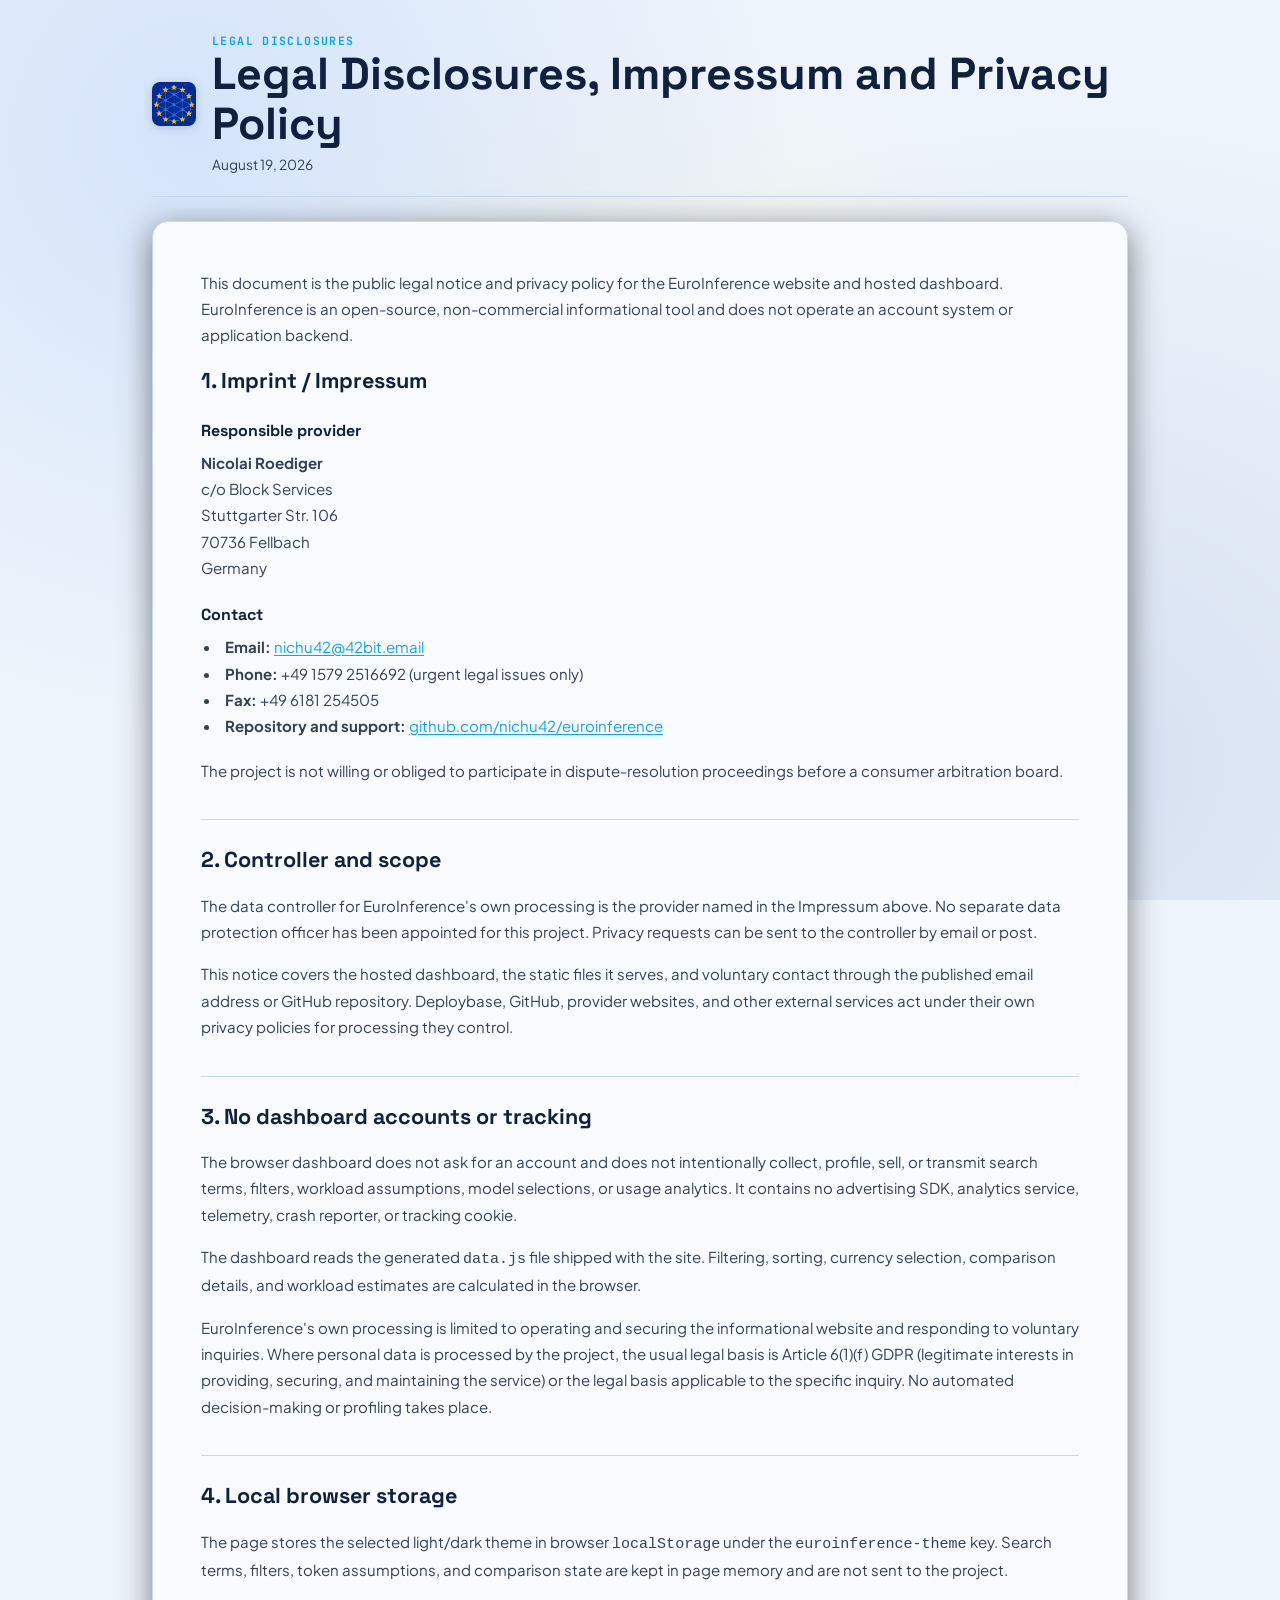
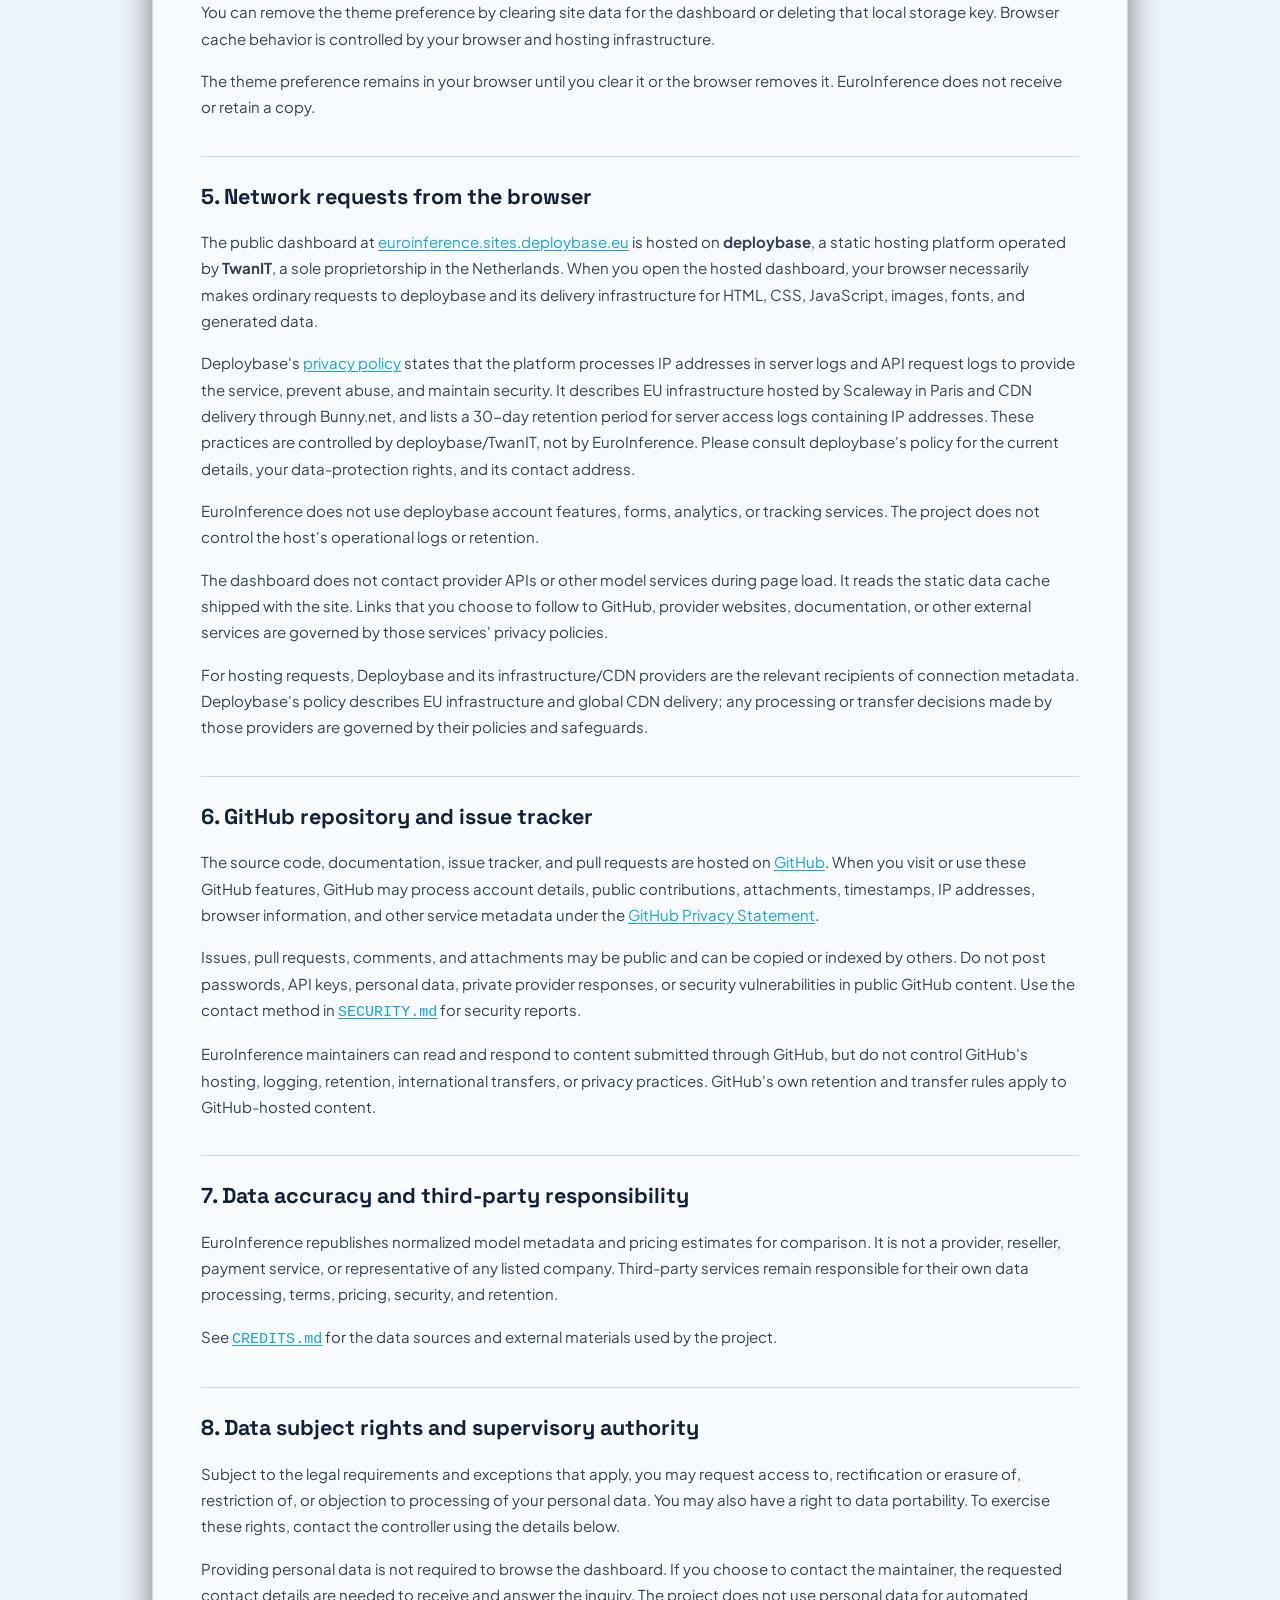
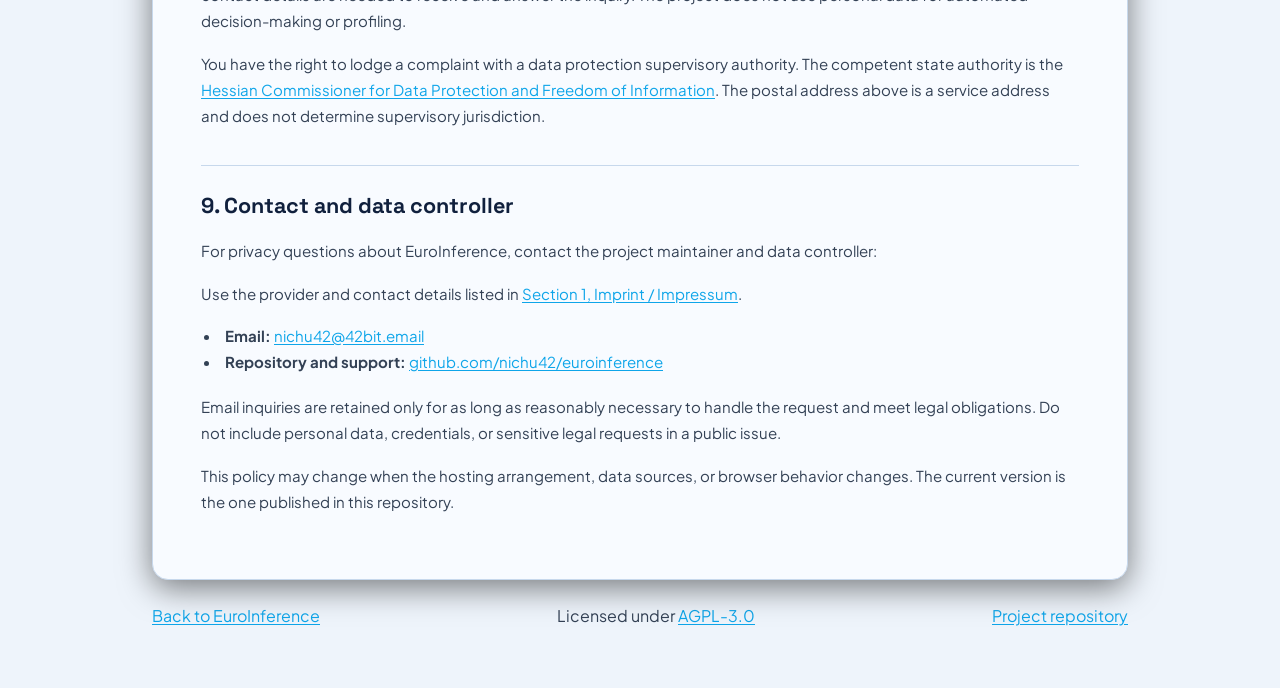
<file: privacy.html>
<!--
  Generated from PRIVACY.md by scripts/build_privacy.js.
  Do not edit this file manually.
  Licensed under the GNU Affero General Public License v3.0 (AGPL-3.0)
  See LICENSE file in the project root for full license text.
-->
<!DOCTYPE html>
<html lang="en">
<head>
  <meta charset="UTF-8">
  <meta name="viewport" content="width=device-width, initial-scale=1.0">
  <meta name="description" content="Legal disclosures, impressum, and privacy policy for EuroInference, the European LLM price comparison dashboard.">
  <title>Legal Disclosures, Impressum and Privacy Policy | EuroInference</title>
  <link rel="canonical" href="https://euroinference.eu/privacy.html">
  <meta name="author" content="nichu42">
  <meta name="robots" content="index, follow">
  <meta name="color-scheme" content="dark light">
  <meta name="theme-color" content="#0b1020" media="(prefers-color-scheme: dark)">
  <meta name="theme-color" content="#ffffff" media="(prefers-color-scheme: light)">
  <meta property="og:title" content="Legal Disclosures, Impressum and Privacy Policy | EuroInference">
  <meta property="og:description" content="Legal Disclosures, Impressum and Privacy Policy — legal disclosures and privacy policy for EuroInference.">
  <meta property="og:url" content="https://euroinference.eu/privacy.html">
  <meta property="og:type" content="article">
  <meta property="og:site_name" content="EuroInference">
  <meta property="og:image" content="https://euroinference.eu/assets/logo_250px.webp">
  <meta property="og:image:alt" content="EuroInference logo">
  <meta property="og:locale" content="en">
  <meta name="twitter:card" content="summary">
  <meta name="twitter:title" content="Legal Disclosures, Impressum and Privacy Policy | EuroInference">
  <meta name="twitter:description" content="Legal Disclosures, Impressum and Privacy Policy — EuroInference legal disclosures.">
  <meta name="twitter:image" content="https://euroinference.eu/assets/logo_250px.webp">
  <meta name="twitter:image:alt" content="EuroInference logo">
  <link rel="icon" type="image/webp" href="assets/logo_100px.webp">
  <link rel="apple-touch-icon" href="assets/logo_250px.webp">
  <link rel="stylesheet" href="styles.css?v=20260838">
  <script>
    const savedTheme = localStorage.getItem('euroinference-theme');
    document.documentElement.dataset.theme = savedTheme || (window.matchMedia('(prefers-color-scheme: light)').matches ? 'light' : 'dark');
  </script>
  <script type="application/ld+json">
  {
    "@context": "https://schema.org",
    "@graph": [
      {
        "@type": "Article",
        "headline": "Legal Disclosures, Impressum and Privacy Policy",
        "about": "Legal disclosures and privacy policy for EuroInference",
        "inLanguage": "en",
        "isPartOf": { "@type": "WebSite", "name": "EuroInference", "url": "https://euroinference.eu/" },
        "license": "https://github.com/nichu42/euroinference/blob/main/LICENSE"
      },
      {
        "@type": "BreadcrumbList",
        "itemListElement": [
          {
            "@type": "ListItem",
            "position": 1,
            "name": "Home",
            "item": "https://euroinference.eu/"
          },
          {
            "@type": "ListItem",
            "position": 2,
            "name": "Legal Disclosures, Impressum and Privacy Policy",
            "item": "https://euroinference.eu/privacy.html"
          }
        ]
      }
    ]
  }
  </script>
</head>
<body>
  <div class="container policy-container">
    <header class="policy-header">
      <div class="policy-title">
        <a href="index.html" class="brand-logo-link" aria-label="Back to EuroInference dashboard">
          <img src="assets/logo_150px.webp" alt="EuroInference logo" class="brand-logo-img">
        </a>
        <div>
          <p class="policy-kicker">Legal disclosures</p>
          <h1>Legal Disclosures, Impressum and Privacy Policy</h1>
          <p class="policy-date">August 19, 2026</p>
        </div>
      </div>
    </header>

    <main class="policy-page glass-panel">
<p>This document is the public legal notice and privacy policy for the EuroInference website and hosted dashboard. EuroInference is an open-source, non-commercial informational tool and does not operate an account system or application backend.</p>
<h2 id="1-imprint-impressum">1. Imprint / Impressum</h2>
<h3 id="responsible-provider">Responsible provider</h3>
<p><strong>Nicolai Roediger</strong><br> c/o Block Services<br> Stuttgarter Str. 106<br> 70736 Fellbach<br> Germany</p>
<h3 id="contact">Contact</h3>
<ul>
<li><strong>Email:</strong> <a href="mailto:nichu42@42bit.email">nichu42@42bit.email</a></li>
<li><strong>Phone:</strong> +49 1579 2516692 (urgent legal issues only)</li>
<li><strong>Fax:</strong> +49 6181 254505</li>
<li><strong>Repository and support:</strong> <a href="https://github.com/nichu42/euroinference" target="_blank" rel="noopener noreferrer">github.com/nichu42/euroinference</a></li>
</ul>
<p>The project is not willing or obliged to participate in dispute-resolution proceedings before a consumer arbitration board.</p>
<h2 id="2-controller-and-scope">2. Controller and scope</h2>
<p>The data controller for EuroInference&#39;s own processing is the provider named in the Impressum above. No separate data protection officer has been appointed for this project. Privacy requests can be sent to the controller by email or post.</p>
<p>This notice covers the hosted dashboard, the static files it serves, and voluntary contact through the published email address or GitHub repository. Deploybase, GitHub, provider websites, and other external services act under their own privacy policies for processing they control.</p>
<h2 id="3-no-dashboard-accounts-or-tracking">3. No dashboard accounts or tracking</h2>
<p>The browser dashboard does not ask for an account and does not intentionally collect, profile, sell, or transmit search terms, filters, workload assumptions, model selections, or usage analytics. It contains no advertising SDK, analytics service, telemetry, crash reporter, or tracking cookie.</p>
<p>The dashboard reads the generated <code>data.js</code> file shipped with the site. Filtering, sorting, currency selection, comparison details, and workload estimates are calculated in the browser.</p>
<p>EuroInference&#39;s own processing is limited to operating and securing the informational website and responding to voluntary inquiries. Where personal data is processed by the project, the usual legal basis is Article 6(1)(f) GDPR (legitimate interests in providing, securing, and maintaining the service) or the legal basis applicable to the specific inquiry. No automated decision-making or profiling takes place.</p>
<h2 id="4-local-browser-storage">4. Local browser storage</h2>
<p>The page stores the selected light/dark theme in browser <code>localStorage</code> under the <code>euroinference-theme</code> key. Search terms, filters, token assumptions, and comparison state are kept in page memory and are not sent to the project.</p>
<p>You can remove the theme preference by clearing site data for the dashboard or deleting that local storage key. Browser cache behavior is controlled by your browser and hosting infrastructure.</p>
<p>The theme preference remains in your browser until you clear it or the browser removes it. EuroInference does not receive or retain a copy.</p>
<h2 id="5-network-requests-from-the-browser">5. Network requests from the browser</h2>
<p>The public dashboard at <a href="https://euroinference.sites.deploybase.eu" target="_blank" rel="noopener noreferrer">euroinference.sites.deploybase.eu</a> is hosted on <strong>deploybase</strong>, a static hosting platform operated by <strong>TwanIT</strong>, a sole proprietorship in the Netherlands. When you open the hosted dashboard, your browser necessarily makes ordinary requests to deploybase and its delivery infrastructure for HTML, CSS, JavaScript, images, fonts, and generated data.</p>
<p>Deploybase&#39;s <a href="https://deploybase.eu/privacy" target="_blank" rel="noopener noreferrer">privacy policy</a> states that the platform processes IP addresses in server logs and API request logs to provide the service, prevent abuse, and maintain security. It describes EU infrastructure hosted by Scaleway in Paris and CDN delivery through Bunny.net, and lists a 30-day retention period for server access logs containing IP addresses. These practices are controlled by deploybase/TwanIT, not by EuroInference. Please consult deploybase&#39;s policy for the current details, your data-protection rights, and its contact address.</p>
<p>EuroInference does not use deploybase account features, forms, analytics, or tracking services. The project does not control the host&#39;s operational logs or retention.</p>
<p>The dashboard does not contact provider APIs or other model services during page load. It reads the static data cache shipped with the site. Links that you choose to follow to GitHub, provider websites, documentation, or other external services are governed by those services&#39; privacy policies.</p>
<p>For hosting requests, Deploybase and its infrastructure/CDN providers are the relevant recipients of connection metadata. Deploybase&#39;s policy describes EU infrastructure and global CDN delivery; any processing or transfer decisions made by those providers are governed by their policies and safeguards.</p>
<h2 id="6-github-repository-and-issue-tracker">6. GitHub repository and issue tracker</h2>
<p>The source code, documentation, issue tracker, and pull requests are hosted on <a href="https://github.com/nichu42/euroinference" target="_blank" rel="noopener noreferrer">GitHub</a>. When you visit or use these GitHub features, GitHub may process account details, public contributions, attachments, timestamps, IP addresses, browser information, and other service metadata under the <a href="https://docs.github.com/en/site-policy/privacy-policies/github-privacy-statement" target="_blank" rel="noopener noreferrer">GitHub Privacy Statement</a>.</p>
<p>Issues, pull requests, comments, and attachments may be public and can be copied or indexed by others. Do not post passwords, API keys, personal data, private provider responses, or security vulnerabilities in public GitHub content. Use the contact method in <a href="SECURITY.md"><code>SECURITY.md</code></a> for security reports.</p>
<p>EuroInference maintainers can read and respond to content submitted through GitHub, but do not control GitHub&#39;s hosting, logging, retention, international transfers, or privacy practices. GitHub&#39;s own retention and transfer rules apply to GitHub-hosted content.</p>
<h2 id="7-data-accuracy-and-third-party-responsibility">7. Data accuracy and third-party responsibility</h2>
<p>EuroInference republishes normalized model metadata and pricing estimates for comparison. It is not a provider, reseller, payment service, or representative of any listed company. Third-party services remain responsible for their own data processing, terms, pricing, security, and retention.</p>
<p>See <a href="CREDITS.md"><code>CREDITS.md</code></a> for the data sources and external materials used by the project.</p>
<h2 id="8-data-subject-rights-and-supervisory-authority">8. Data subject rights and supervisory authority</h2>
<p>Subject to the legal requirements and exceptions that apply, you may request access to, rectification or erasure of, restriction of, or objection to processing of your personal data. You may also have a right to data portability. To exercise these rights, contact the controller using the details below.</p>
<p>Providing personal data is not required to browse the dashboard. If you choose to contact the maintainer, the requested contact details are needed to receive and answer the inquiry. The project does not use personal data for automated decision-making or profiling.</p>
<p>You have the right to lodge a complaint with a data protection supervisory authority. The competent state authority is the <a href="https://datenschutz.hessen.de/" target="_blank" rel="noopener noreferrer">Hessian Commissioner for Data Protection and Freedom of Information</a>. The postal address above is a service address and does not determine supervisory jurisdiction.</p>
<h2 id="9-contact-and-data-controller">9. Contact and data controller</h2>
<p>For privacy questions about EuroInference, contact the project maintainer and data controller:</p>
<p>Use the provider and contact details listed in <a href="#1-imprint--impressum">Section 1, Imprint / Impressum</a>.</p>
<ul>
<li><strong>Email:</strong> <a href="mailto:nichu42@42bit.email">nichu42@42bit.email</a></li>
<li><strong>Repository and support:</strong> <a href="https://github.com/nichu42/euroinference" target="_blank" rel="noopener noreferrer">github.com/nichu42/euroinference</a></li>
</ul>
<p>Email inquiries are retained only for as long as reasonably necessary to handle the request and meet legal obligations. Do not include personal data, credentials, or sensitive legal requests in a public issue.</p>
<p>This policy may change when the hosting arrangement, data sources, or browser behavior changes. The current version is the one published in this repository.</p>
    </main>

    <footer class="policy-footer">
      <a href="index.html">Back to EuroInference</a>
      <span>Licensed under <a href="LICENSE">AGPL-3.0</a></span>
      <a href="https://github.com/nichu42/euroinference" target="_blank" rel="noopener noreferrer">Project repository</a>
    </footer>
  </div>
</body>
</html>
</file>
<file: styles.css>
@font-face {
  font-family: 'Plus Jakarta Sans';
  font-style: normal;
  font-weight: 300;
  font-stretch: 100%;
  font-display: swap;
  src: url('fonts/plus-jakarta-sans-latin-300-normal.woff2') format('woff2');
  unicode-range: U+0000-00FF,U+0131,U+0152-0153,U+02BB-02BC,U+02C6,U+02DA,U+02DC,U+0304,U+0308,U+0329,U+2000-206F,U+20AC,U+2122,U+2191,U+2193,U+2212,U+2215,U+FEFF,U+FFFD;
}

@font-face {
  font-family: 'Plus Jakarta Sans';
  font-style: normal;
  font-weight: 400;
  font-stretch: 100%;
  font-display: swap;
  src: url('fonts/plus-jakarta-sans-latin-400-normal.woff2') format('woff2');
  unicode-range: U+0000-00FF,U+0131,U+0152-0153,U+02BB-02BC,U+02C6,U+02DA,U+02DC,U+0304,U+0308,U+0329,U+2000-206F,U+20AC,U+2122,U+2191,U+2193,U+2212,U+2215,U+FEFF,U+FFFD;
}

@font-face {
  font-family: 'Plus Jakarta Sans';
  font-style: normal;
  font-weight: 500;
  font-stretch: 100%;
  font-display: swap;
  src: url('fonts/plus-jakarta-sans-latin-500-normal.woff2') format('woff2');
  unicode-range: U+0000-00FF,U+0131,U+0152-0153,U+02BB-02BC,U+02C6,U+02DA,U+02DC,U+0304,U+0308,U+0329,U+2000-206F,U+20AC,U+2122,U+2191,U+2193,U+2212,U+2215,U+FEFF,U+FFFD;
}

@font-face {
  font-family: 'Plus Jakarta Sans';
  font-style: normal;
  font-weight: 600;
  font-stretch: 100%;
  font-display: swap;
  src: url('fonts/plus-jakarta-sans-latin-600-normal.woff2') format('woff2');
  unicode-range: U+0000-00FF,U+0131,U+0152-0153,U+02BB-02BC,U+02C6,U+02DA,U+02DC,U+0304,U+0308,U+0329,U+2000-206F,U+20AC,U+2122,U+2191,U+2193,U+2212,U+2215,U+FEFF,U+FFFD;
}

@font-face {
  font-family: 'Plus Jakarta Sans';
  font-style: normal;
  font-weight: 700;
  font-stretch: 100%;
  font-display: swap;
  src: url('fonts/plus-jakarta-sans-latin-700-normal.woff2') format('woff2');
  unicode-range: U+0000-00FF,U+0131,U+0152-0153,U+02BB-02BC,U+02C6,U+02DA,U+02DC,U+0304,U+0308,U+0329,U+2000-206F,U+20AC,U+2122,U+2191,U+2193,U+2212,U+2215,U+FEFF,U+FFFD;
}

@font-face {
  font-family: 'Plus Jakarta Sans';
  font-style: normal;
  font-weight: 800;
  font-stretch: 100%;
  font-display: swap;
  src: url('fonts/plus-jakarta-sans-latin-800-normal.woff2') format('woff2');
  unicode-range: U+0000-00FF,U+0131,U+0152-0153,U+02BB-02BC,U+02C6,U+02DA,U+02DC,U+0304,U+0308,U+0329,U+2000-206F,U+20AC,U+2122,U+2191,U+2193,U+2212,U+2215,U+FEFF,U+FFFD;
}

@font-face {
  font-family: 'Space Grotesk';
  font-style: normal;
  font-weight: 400;
  font-stretch: 100%;
  font-display: swap;
  src: url('fonts/space-grotesk-latin-400-normal.woff2') format('woff2');
  unicode-range: U+0000-00FF,U+0131,U+0152-0153,U+02BB-02BC,U+02C6,U+02DA,U+02DC,U+0304,U+0308,U+0329,U+2000-206F,U+20AC,U+2122,U+2191,U+2193,U+2212,U+2215,U+FEFF,U+FFFD;
}

@font-face {
  font-family: 'Space Grotesk';
  font-style: normal;
  font-weight: 500;
  font-stretch: 100%;
  font-display: swap;
  src: url('fonts/space-grotesk-latin-500-normal.woff2') format('woff2');
  unicode-range: U+0000-00FF,U+0131,U+0152-0153,U+02BB-02BC,U+02C6,U+02DA,U+02DC,U+0304,U+0308,U+0329,U+2000-206F,U+20AC,U+2122,U+2191,U+2193,U+2212,U+2215,U+FEFF,U+FFFD;
}

@font-face {
  font-family: 'Space Grotesk';
  font-style: normal;
  font-weight: 700;
  font-stretch: 100%;
  font-display: swap;
  src: url('fonts/space-grotesk-latin-700-normal.woff2') format('woff2');
  unicode-range: U+0000-00FF,U+0131,U+0152-0153,U+02BB-02BC,U+02C6,U+02DA,U+02DC,U+0304,U+0308,U+0329,U+2000-206F,U+20AC,U+2122,U+2191,U+2193,U+2212,U+2215,U+FEFF,U+FFFD;
}

@font-face {
  font-family: 'JetBrains Mono';
  font-style: normal;
  font-weight: 400;
  font-stretch: 100%;
  font-display: swap;
  src: url('fonts/jetbrains-mono-latin-400-normal.woff2') format('woff2');
  unicode-range: U+0000-00FF,U+0131,U+0152-0153,U+02BB-02BC,U+02C6,U+02DA,U+02DC,U+0304,U+0308,U+0329,U+2000-206F,U+20AC,U+2122,U+2191,U+2193,U+2212,U+2215,U+FEFF,U+FFFD;
}

@font-face {
  font-family: 'JetBrains Mono';
  font-style: normal;
  font-weight: 500;
  font-stretch: 100%;
  font-display: swap;
  src: url('fonts/jetbrains-mono-latin-500-normal.woff2') format('woff2');
  unicode-range: U+0000-00FF,U+0131,U+0152-0153,U+02BB-02BC,U+02C6,U+02DA,U+02DC,U+0304,U+0308,U+0329,U+2000-206F,U+20AC,U+2122,U+2191,U+2193,U+2212,U+2215,U+FEFF,U+FFFD;
}

@font-face {
  font-family: 'JetBrains Mono';
  font-style: normal;
  font-weight: 700;
  font-stretch: 100%;
  font-display: swap;
  src: url('fonts/jetbrains-mono-latin-700-normal.woff2') format('woff2');
  unicode-range: U+0000-00FF,U+0131,U+0152-0153,U+02BB-02BC,U+02C6,U+02DA,U+02DC,U+0304,U+0308,U+0329,U+2000-206F,U+20AC,U+2122,U+2191,U+2193,U+2212,U+2215,U+FEFF,U+FFFD;
}


:root {
  /* Official European Union Colors */
  --eu-blue: #003399;           /* Pantone Reflex Blue */
  --eu-yellow: #FFCC00;         /* Pantone Yellow */
  
  /* EU Blue Spectrum (Tints & Shades) */
  --eu-blue-deep: #001a4d;      /* Deep midnight EU blue */
  --eu-blue-dark: #002673;      /* Dark EU blue */
  --eu-blue-vibrant: #1a5cd8;   /* Vibrant interactive blue */
  --eu-blue-bright: #3b82f6;    /* Bright accent blue */
  --eu-blue-light: #93c5fd;     /* High-contrast light blue */
  --eu-blue-glow: rgba(0, 51, 153, 0.45);
  --eu-blue-bg: rgba(0, 51, 153, 0.15);
  
  /* EU Yellow Spectrum (Tints & Shades) */
  --eu-yellow-gold: #d99b00;    /* Deep gold */
  --eu-yellow-bright: #ffe066;  /* Luminous yellow */
  --eu-yellow-glow: rgba(255, 204, 0, 0.35);
  --eu-yellow-bg: rgba(255, 204, 0, 0.12);
  
  /* Neutral Dark Theme (Black, Deep Blue-Greys, White) */
  --bg-color: #030712;
  --panel-bg: rgba(7, 16, 43, 0.75);
  --card-bg: rgba(10, 25, 66, 0.45);
  --card-hover-bg: rgba(15, 37, 95, 0.65);
  --border-color: rgba(255, 255, 255, 0.08);
  --border-hover: rgba(255, 204, 0, 0.3);
  
  /* Text Neutrals */
  --text-main: #f8fafc;
  --text-muted: #94a3b8;
  --text-dark: #64748b;
  
  /* Highlights & Savings (EU Yellow) */
  --savings-color: #FFCC00;
  --savings-glow: rgba(255, 204, 0, 0.35);
  --savings-bg: rgba(255, 204, 0, 0.12);
  
  /* Provider Theme Accents */
  --mammouth-color: #38bdf8;
  --mammouth-glow: rgba(56, 189, 248, 0.25);
  --mammouth-bg: rgba(56, 189, 248, 0.08);
  
  --cortecs-color: #818cf8;
  --cortecs-glow: rgba(129, 140, 248, 0.25);
  --cortecs-bg: rgba(129, 140, 248, 0.08);
  
  --font-title: 'Space Grotesk', sans-serif;
  --font-body: 'Plus Jakarta Sans', sans-serif;
  --font-mono: 'JetBrains Mono', monospace;
  
  --transition-fast: 0.2s cubic-bezier(0.4, 0, 0.2, 1);
  --transition-normal: 0.3s cubic-bezier(0.4, 0, 0.2, 1);
}

:root[data-theme="light"] {
  --bg-color: #eef4fb;
  --panel-bg: #f8fbff;
  --card-bg: #f7faff;
  --card-hover-bg: #eaf3ff;
  --border-color: #c7d8ec;
  --border-hover: #8db5df;
  --text-main: #10203d;
  --text-muted: #334155;
  --text-dark: #475569;
  --savings-color: #0284c7;
  --savings-glow: rgba(2, 132, 199, 0.25);
  --savings-bg: rgba(2, 132, 199, 0.10);
  --eu-yellow: #0284c7;
  --eu-yellow-bright: #0ea5e9;
  --eu-yellow-gold: #075985;
  --eu-yellow-glow: rgba(2, 132, 199, 0.22);
}

:root[data-theme="light"] .brand-title,
:root[data-theme="light"] .panel-title,
:root[data-theme="light"] .workload-settings-title,
:root[data-theme="light"] .table-title,
:root[data-theme="light"] th,
:root[data-theme="light"] td,
:root[data-theme="light"] .header-filter-input,
:root[data-theme="light"] .header-filter-select,
:root[data-theme="light"] .provider-filter-toggle {
  color: var(--text-main);
}

:root[data-theme="light"] .subtitle-row p,
:root[data-theme="light"] .last-updated-text,
:root[data-theme="light"] .exchange-info,
:root[data-theme="light"] .workload-settings-help,
:root[data-theme="light"] .price-label,
:root[data-theme="light"] .modal-field .desc {
  color: var(--text-muted);
}

:root[data-theme="light"] .header-filters-row th,
:root[data-theme="light"] .models-table th {
  background: #dce8f5 !important;
}

:root[data-theme="light"] .models-table tr.clickable-row:hover td {
  background: rgba(219, 234, 254, 0.72);
}

:root[data-theme="light"] .workload-settings-content,
:root[data-theme="light"] .provider-filter-menu,
:root[data-theme="light"] .modal-model-card {
  background: #ffffff;
  color: var(--text-main);
}

:root[data-theme="light"] .models-table {
  background: #ffffff;
}

:root[data-theme="light"] .models-table tbody tr:nth-child(even) {
  background: #f7faff;
}

:root[data-theme="light"] .models-table tbody tr:nth-child(odd) {
  background: #ffffff;
}

:root[data-theme="light"] .models-table tbody td:first-child,
:root[data-theme="light"] .models-table tbody td:first-child span {
  color: var(--text-main) !important;
}

:root[data-theme="light"] .models-table tbody td {
  color: #243b5a;
}

:root[data-theme="light"] .badge-provider {
  color: #1769aa;
  background: #e4f1ff;
  border-color: #b6d7f5;
}

:root[data-theme="light"] .badge-benchmark {
  color: #526b88;
  background: #eef2f7;
  border-color: var(--border-color);
}

:root[data-theme="light"] .modal-model-card.benchmark-card {
  background: #fbfcfe;
}

:root[data-theme="light"] .provider-filter-option:hover {
  color: var(--text-main);
  background: #e2e8f0;
}

:root[data-theme="light"] .site-footer p {
  color: #334155 !important;
}

:root[data-theme="light"] .data-notice-card > div,
:root[data-theme="light"] .footer-link,
:root[data-theme="light"] .sponsor-link,
:root[data-theme="light"] .disclaimer-pill {
  color: #0369a1 !important;
}

:root[data-theme="light"] .last-updated-text #last-updated-display {
  color: #526b88;
}

:root[data-theme="light"] input[type="number"],
:root[data-theme="light"] input[type="text"],
:root[data-theme="light"] input[type="range"] {
  color: var(--text-main);
}

:root[data-theme="light"] .workload-field input,
:root[data-theme="light"] .header-filter-input,
:root[data-theme="light"] .header-filter-select {
  color: var(--text-main) !important;
  background: #ffffff;
}

:root[data-theme="light"] .cache-chip {
  background: #ffffff;
  color: #526b88;
}
:root[data-theme="light"] .cache-chip:hover:not(:disabled) {
  color: var(--text-main);
}
:root[data-theme="light"] .cache-reuse-field select {
  background: #ffffff;
  color: var(--text-main);
}
:root[data-theme="light"] .cache-reuse-field select option {
  background: #ffffff;
  color: var(--text-main);
}
:root[data-theme="light"] .cache-math-explainer code {
  background: rgba(15, 23, 42, 0.05);
  border-color: rgba(15, 23, 42, 0.1);
  color: #243b5a;
}
:root[data-theme="light"] .th-cache-toggle:hover,
:root[data-theme="light"] .cache-only-option:hover {
  color: var(--text-main);
}

:root[data-theme="light"] .modal-header {
  background: #dce8f5;
  color: var(--text-main);
}

:root[data-theme="light"] .modal-header h3,
:root[data-theme="light"] .modal-header .close-btn {
  color: var(--text-main);
}

:root[data-theme="light"] .modal-content {
  background: #f8fbff;
}

:root[data-theme="light"] .modal-model-card .val,
:root[data-theme="light"] .modal-model-card .limits-value,
:root[data-theme="light"] .modal-model-card [style*="color:#fff"],
:root[data-theme="light"] .modal-model-card [style*="color: #fff"],
:root[data-theme="light"] .modal-model-card [style*="color:#ffffff"],
:root[data-theme="light"] .modal-model-card [style*="color: #ffffff"] {
  color: var(--text-main) !important;
}

:root[data-theme="light"] .modal-content .modal-model-card span[style*="color:#"] {
  text-shadow: none;
}

:root[data-theme="light"] .disclaimer-pill {
  background: rgba(2, 132, 199, 0.08);
  border-color: rgba(2, 132, 199, 0.28);
}

:root[data-theme="light"] .disclaimer-pill:hover {
  color: #ffffff;
  box-shadow: 0 0 10px rgba(2, 132, 199, 0.4);
}

:root[data-theme="light"] .table-wrapper,
:root[data-theme="light"] .workload-panel {
  box-shadow: 0 8px 24px rgba(30, 78, 121, 0.08);
}

:root[data-theme="light"] .workload-panel {
  background: rgba(248, 251, 255, 0.82);
}

* {
  box-sizing: border-box;
  margin: 0;
  padding: 0;
}

body {
  background-color: var(--bg-color);
  background-image: 
    radial-gradient(circle at 15% 15%, rgba(0, 51, 153, 0.25) 0%, transparent 45%),
    radial-gradient(circle at 85% 85%, rgba(0, 51, 153, 0.2) 0%, transparent 50%),
    radial-gradient(circle at 50% 50%, rgba(255, 204, 0, 0.035) 0%, transparent 55%);
  background-attachment: fixed;
  color: var(--text-main);
  font-family: var(--font-body);
  -webkit-font-smoothing: antialiased;
  min-height: 100vh;
  line-height: 1.5;
  overflow-x: hidden;
}

:root[data-theme="light"] body {
  background-image: radial-gradient(circle at 15% 15%, rgba(59, 130, 246, 0.14) 0%, transparent 45%), radial-gradient(circle at 85% 85%, rgba(0, 51, 153, 0.1) 0%, transparent 50%), radial-gradient(circle at 50% 50%, rgba(255, 204, 0, 0.08) 0%, transparent 55%);
}

/* Scrollbar styling */
::-webkit-scrollbar {
  width: 8px;
  height: 8px;
}
::-webkit-scrollbar-track {
  background: rgba(6, 7, 10, 0.5);
}
::-webkit-scrollbar-thumb {
  background: rgba(255, 255, 255, 0.1);
  border-radius: 4px;
}
::-webkit-scrollbar-thumb:hover {
  background: rgba(255, 255, 255, 0.25);
}

/* Glassmorphism Classes */
.glass-panel {
  background: var(--panel-bg);
  backdrop-filter: blur(16px);
  -webkit-backdrop-filter: blur(16px);
  border: 1px solid var(--border-color);
  border-radius: 16px;
  box-shadow: 0 8px 32px 0 rgba(0, 0, 0, 0.5);
}

.glass-card {
  background: var(--card-bg);
  backdrop-filter: blur(8px);
  -webkit-backdrop-filter: blur(8px);
  border: 1px solid var(--border-color);
  border-radius: 12px;
  transition: all var(--transition-normal);
}

.glass-card:hover {
  background: var(--card-hover-bg);
  border-color: var(--border-hover);
  transform: translateY(-2px);
  box-shadow: 0 12px 24px -10px rgba(0, 0, 0, 0.6);
}

/* Container */
.container {
  max-width: 1440px;
  margin: 0 auto;
  padding: 2rem;
}

/* Legal notice and privacy page */
.policy-container {
  max-width: 1040px;
}

.policy-header {
  margin-bottom: 1.5rem;
}

.policy-header .brand-logo-link {
  width: fit-content;
}

.policy-title {
  display: flex;
  align-items: center;
  gap: 1rem;
}

.policy-title h1 {
  font-family: var(--font-title);
  color: var(--text-main);
  font-size: clamp(1.8rem, 4vw, 2.8rem);
  line-height: 1.1;
}

.policy-kicker {
  color: var(--eu-yellow-bright);
  font-family: var(--font-mono);
  font-size: 0.72rem;
  font-weight: 700;
  letter-spacing: 0.12em;
  text-transform: uppercase;
}

.policy-date {
  color: var(--text-muted);
  font-size: 0.86rem;
  margin-top: 0.45rem;
}

.policy-page {
  padding: clamp(1.4rem, 4vw, 3rem);
}

.policy-page h2 {
  border-top: 1px solid var(--border-color);
  color: var(--text-main);
  font-family: var(--font-title);
  font-size: 1.35rem;
  margin: 2.2rem 0 1rem;
  padding-top: 1.5rem;
}

.policy-page h2:first-of-type {
  border-top: 0;
  margin-top: 0;
  padding-top: 0;
}

.policy-page h3 {
  color: var(--text-main);
  font-family: var(--font-title);
  font-size: 1rem;
  margin: 1.35rem 0 0.45rem;
}

.policy-page p,
.policy-page li {
  color: var(--text-muted);
  font-size: 0.94rem;
  line-height: 1.75;
}

.policy-page p {
  margin: 0 0 1rem;
}

.policy-page ul {
  margin: 0 0 1.15rem 1.25rem;
}

.policy-page li {
  padding-left: 0.25rem;
}

.policy-page a,
.policy-footer a {
  color: var(--eu-yellow-bright);
  text-decoration: underline;
  text-underline-offset: 0.15em;
}

.policy-page a:hover,
.policy-footer a:hover {
  color: var(--text-main);
}

.policy-address {
  border-left: 3px solid var(--eu-yellow);
  color: var(--text-main);
  font-style: normal;
  line-height: 1.7;
  margin: 0 0 1.1rem;
  padding-left: 1rem;
}

.policy-intro,
.policy-note {
  background: var(--eu-blue-bg);
  border: 1px solid var(--border-color);
  border-radius: 10px;
  padding: 1rem 1.1rem;
}

.policy-intro {
  color: var(--text-main) !important;
}

.policy-note {
  margin-top: 1.8rem !important;
}

.policy-footer {
  color: var(--text-muted);
  display: flex;
  flex-wrap: wrap;
  gap: 1rem;
  justify-content: space-between;
  padding: 1.5rem 0 2rem;
}

@media (max-width: 640px) {
  .policy-container {
    padding: 1rem;
  }

  .policy-title {
    align-items: flex-start;
    flex-direction: column;
    gap: 0.8rem;
  }

  .policy-page p,
  .policy-page li {
    font-size: 0.9rem;
  }
}

/* Header Section */
header {
  display: flex;
  flex-direction: column;
  gap: 0.6rem;
  margin-bottom: 2rem;
  padding-bottom: 1.25rem;
  border-bottom: 1px solid var(--border-color);
}

.header-main {
  display: flex;
  justify-content: space-between;
  align-items: center;
  flex-wrap: wrap;
  gap: 1rem;
}

.brand-logo-link {
  display: flex;
  align-items: center;
  gap: 0.85rem;
  text-decoration: none;
  transition: opacity var(--transition-fast), transform var(--transition-fast);
}

.brand-logo-link:hover {
  transform: translateY(-1px) scale(1.01);
}

.brand-logo-img {
  height: 44px;
  width: 44px;
  object-fit: contain;
  border-radius: 8px;
  box-shadow: 0 4px 16px rgba(0, 51, 153, 0.4), 0 0 12px rgba(0, 240, 255, 0.2);
  transition: box-shadow var(--transition-fast);
  flex-shrink: 0;
  display: block;
}

.brand-logo-link:hover .brand-logo-img {
  box-shadow: 0 4px 20px rgba(0, 51, 153, 0.6), 0 0 18px rgba(0, 240, 255, 0.4);
}

.brand-title {
  font-family: 'Space Grotesk', sans-serif;
  font-size: 2.2rem;
  line-height: 1;
  letter-spacing: -0.035em;
  margin-bottom: 0;
  display: inline-flex;
  align-items: baseline;
  background: linear-gradient(90deg, #1a5cd8 0%, #38bdf8 30%, #FFCC00 80%, #ffd633 100%);
  -webkit-background-clip: text;
  background-clip: text;
  -webkit-text-fill-color: transparent;
  filter: drop-shadow(0 0 16px rgba(0, 51, 153, 0.45));
}

.brand-euro {
  font-weight: 700;
}

.brand-inference {
  font-weight: 500;
  opacity: 1;
}

/* Light theme: the dark-theme gradient's yellow tail (#FFCC00/#ffd633) and the dark
   drop-shadow wash out on bright backgrounds. Light mode stays in the blue family
   (no browned-out golds) with darker, readable stops. The image itself is unchanged. */
:root[data-theme="light"] .brand-title {
  background: linear-gradient(90deg, #1a5cd8 0%, #1d4ed8 40%, #0284c7 100%);
  -webkit-background-clip: text;
  background-clip: text;
  filter: drop-shadow(0 0 10px rgba(2, 132, 199, 0.12));
}

:root[data-theme="light"] .brand-logo-img {
  box-shadow: 0 2px 10px rgba(16, 32, 61, 0.18);
}

:root[data-theme="light"] .brand-logo-link:hover .brand-logo-img {
  box-shadow: 0 3px 14px rgba(16, 32, 61, 0.28);
}

/* --- Theme switch animation ----------------------------------------------
   Chromium/Safari: circular wipe expanding from the theme-toggle button via the
   View Transitions API (driven from app.js). Firefox: staggered fade-out of the
   marked page sections, theme swap, staggered fade-in. Reduced motion: instant. */
::view-transition-old(root),
::view-transition-new(root) {
  animation: none;
  mix-blend-mode: normal;
}

[data-theme-step] {
  transition: opacity 0.3s ease, transform 0.3s ease;
}
body.theme-fading-out [data-theme-step] {
  opacity: 0;
  transform: translateY(8px) scale(0.995);
  transition-delay: calc(var(--theme-step, 0) * 45ms);
}
body.theme-fading-in [data-theme-step] {
  transition-delay: calc(var(--theme-step, 0) * 45ms + 60ms);
}

@media (prefers-reduced-motion: reduce) {
  ::view-transition-old(root),
  ::view-transition-new(root) {
    animation: none !important;
  }
  [data-theme-step] {
    transition: none !important;
  }
}

.subtitle-row {
  display: flex;
  justify-content: space-between;
  align-items: center;
  flex-wrap: wrap;
  gap: 1rem;
  width: 100%;
}

.subtitle-row p {
  color: var(--text-muted);
  font-size: 0.95rem;
  font-weight: 400;
  margin: 0;
}

#model-count-display {
  color: var(--savings-color);
  font-weight: 700;
}

.update-warning {
  margin: 0 0 0.75rem;
  padding: 0.75rem 1rem;
  border: 1px solid rgba(255, 180, 0, 0.55);
  border-radius: 8px;
  background: rgba(255, 180, 0, 0.12);
  color: #ffd166;
  font-size: 0.9rem;
}

.models-table th #model-count-display {
  color: var(--text-muted);
  font-family: inherit;
  font-size: inherit;
  font-weight: inherit;
  white-space: nowrap;
}
th[data-sort="id"] #model-count-display {
  display: block;
  font-size: 0.68rem;
  font-weight: 600;
  color: var(--text-muted);
  margin: 3px 0 2px 0;
  white-space: nowrap;
}

:root[data-theme="light"] .models-table th #model-count-display {
  color: #526b88;
}

.last-updated-text {
  color: var(--text-muted);
  font-size: 0.82rem;
  font-weight: 400;
  white-space: nowrap;
}

.last-updated-text #last-updated-display {
  color: #cbd5e1;
  font-weight: 600;
  font-family: var(--font-mono);
}

.disclaimer-pill {
  color: var(--eu-yellow);
  background: rgba(255, 204, 0, 0.1);
  border: 1px solid rgba(255, 204, 0, 0.3);
  padding: 3px 10px;
  border-radius: 20px;
  font-size: 0.75rem;
  font-weight: 700;
  text-decoration: none;
  transition: all var(--transition-fast);
  white-space: nowrap;
}

.disclaimer-pill:hover {
  background: var(--eu-yellow);
  color: #030712;
  box-shadow: 0 0 10px rgba(255, 204, 0, 0.5);
}

/* Currency & Exchange Widget */
.config-controls {
  display: flex;
  align-items: center;
  gap: 1.5rem;
}

.currency-switcher {
  position: relative;
  background: rgba(255, 255, 255, 0.05);
  border: 1px solid rgba(255, 255, 255, 0.1);
  padding: 3px;
  border-radius: 30px;
  display: flex;
  cursor: pointer;
  user-select: none;
}

.currency-option {
  padding: 8px 18px;
  border-radius: 20px;
  font-family: var(--font-title);
  font-weight: 600;
  font-size: 0.9rem;
  color: var(--text-muted);
  transition: all var(--transition-fast);
  z-index: 2;
  display: flex;
  align-items: center;
  gap: 6px;
}

.currency-option.active {
  color: #ffffff;
  background: linear-gradient(135deg, #003399 0%, #1a5cd8 100%);
  box-shadow: 0 0 12px rgba(0, 51, 153, 0.5);
  border: 1px solid rgba(255, 204, 0, 0.4);
}

.exchange-info {
  font-size: 0.85rem;
  color: var(--text-muted);
  background: rgba(255, 255, 255, 0.03);
  padding: 6px 12px;
  border-radius: 8px;
  border: 1px solid var(--border-color);
  font-family: var(--font-mono);
}

.exchange-info span {
  color: var(--savings-color);
  font-weight: 600;
}

/* Dashboard Grid */
.dashboard-grid {
  display: flex;
  flex-direction: column;
  gap: 2rem;
}

/* Sidebar Controls */
.sidebar {
  display: flex;
  flex-direction: column;
  gap: 1.5rem;
}

.panel-title {
  font-family: var(--font-title);
  font-size: 1.1rem;
  font-weight: 700;
  color: #ffffff;
  margin-bottom: 1.25rem;
  display: flex;
  align-items: center;
  gap: 8px;
  letter-spacing: -0.01em;
}

.panel-section {
  padding: 1.5rem;
}

.calculator-group {
  margin-bottom: 1.25rem;
}

.calculator-group:last-child {
  margin-bottom: 0;
}

.calculator-group label {
  display: flex;
  justify-content: space-between;
  font-size: 0.85rem;
  font-weight: 500;
  color: var(--text-muted);
  margin-bottom: 0.5rem;
}

.calculator-group label span.value-display {
  color: var(--mammouth-color);
  font-family: var(--font-mono);
  font-weight: 600;
}

.slider-container {
  display: flex;
  align-items: center;
  gap: 10px;
}

.slider-container input[type="range"] {
  flex: 1;
  -webkit-appearance: none;
  appearance: none;
  background: rgba(255, 255, 255, 0.08);
  height: 6px;
  border-radius: 3px;
  outline: none;
}

.slider-container input[type="range"]::-webkit-slider-thumb {
  -webkit-appearance: none;
  appearance: none;
  width: 16px;
  height: 16px;
  border-radius: 50%;
  background: var(--mammouth-color);
  box-shadow: 0 0 10px var(--mammouth-glow);
  cursor: pointer;
  transition: transform 0.1s ease;
}

.slider-container input[type="range"]::-webkit-slider-thumb:hover {
  transform: scale(1.2);
}

.input-num-wrapper {
  position: relative;
  width: 100%;
}

.input-num-wrapper input[type="number"] {
  width: 100%;
  background: rgba(0, 0, 0, 0.2);
  border: 1px solid var(--border-color);
  padding: 8px 12px;
  border-radius: 8px;
  color: #ffffff;
  font-family: var(--font-mono);
  font-size: 0.9rem;
  outline: none;
  transition: all var(--transition-fast);
}

.input-num-wrapper input[type="number"]:focus {
  border-color: var(--mammouth-color);
  box-shadow: 0 0 8px rgba(0, 240, 255, 0.15);
}

/* Custom Compare Box */
.custom-compare-box {
  display: flex;
  flex-direction: column;
  gap: 12px;
}

.select-wrapper {
  position: relative;
}

.select-wrapper select {
  width: 100%;
  background: rgba(0, 0, 0, 0.25);
  border: 1px solid var(--border-color);
  padding: 10px 32px 10px 12px;
  border-radius: 8px;
  color: #ffffff;
  font-size: 0.85rem;
  appearance: none;
  outline: none;
  cursor: pointer;
  transition: all var(--transition-fast);
}

.select-wrapper select:focus {
  border-color: var(--cortecs-color);
}

.select-wrapper::after {
  content: '▼';
  font-size: 0.75rem;
  color: var(--text-muted);
  position: absolute;
  right: 12px;
  top: 50%;
  transform: translateY(-50%);
  pointer-events: none;
}

/* Compare Button */
.compare-btn {
  background: linear-gradient(135deg, #003399 0%, #1a5cd8 100%);
  color: #ffffff;
  border: 1px solid rgba(255, 204, 0, 0.35);
  padding: 12px;
  border-radius: 8px;
  font-family: var(--font-title);
  font-weight: 700;
  font-size: 0.95rem;
  cursor: pointer;
  transition: all var(--transition-normal);
  box-shadow: 0 4px 15px rgba(0, 51, 153, 0.4);
  display: flex;
  justify-content: center;
  align-items: center;
  gap: 8px;
}

.compare-btn:hover {
  opacity: 0.95;
  box-shadow: 0 6px 20px rgba(0, 51, 153, 0.6), 0 0 12px rgba(255, 204, 0, 0.3);
  transform: translateY(-1px);
}

/* Filter Controls */
.filter-search {
  position: relative;
  margin-bottom: 1.25rem;
}

.filter-search input {
  width: 100%;
  background: rgba(0, 0, 0, 0.2);
  border: 1px solid var(--border-color);
  padding: 12px 12px 12px 38px;
  border-radius: 8px;
  color: #ffffff;
  font-size: 0.9rem;
  outline: none;
  transition: all var(--transition-fast);
}

.filter-search input:focus {
  border-color: #1a5cd8;
  box-shadow: 0 0 10px rgba(0, 51, 153, 0.35);
}

.filter-search svg {
  position: absolute;
  left: 12px;
  top: 50%;
  transform: translateY(-50%);
  color: var(--text-muted);
  width: 16px;
  height: 16px;
}

.filter-title {
  font-size: 0.75rem;
  font-weight: 700;
  text-transform: uppercase;
  color: var(--text-dark);
  letter-spacing: 0.05em;
  margin-bottom: 0.5rem;
  margin-top: 1rem;
}

.filter-options {
  display: flex;
  flex-direction: column;
  gap: 8px;
}

.filter-checkbox {
  display: flex;
  align-items: center;
  gap: 8px;
  font-size: 0.85rem;
  color: var(--text-muted);
  cursor: pointer;
  user-select: none;
}

.filter-checkbox input {
  display: none;
}

.checkbox-custom {
  width: 16px;
  height: 16px;
  border: 1.5px solid var(--border-color);
  border-radius: 4px;
  display: flex;
  align-items: center;
  justify-content: center;
  transition: all var(--transition-fast);
  background: rgba(0, 0, 0, 0.2);
}

.filter-checkbox input:checked + .checkbox-custom {
  background: #003399;
  border-color: #FFCC00;
  box-shadow: 0 0 8px rgba(255, 204, 0, 0.35);
}

.filter-checkbox input:checked + .checkbox-custom::after {
  content: '✓';
  font-size: 10px;
  color: #FFCC00;
  font-weight: bold;
}

/* Main Panel Area */
.main-content {
  display: flex;
  flex-direction: column;
  gap: 2rem;
}

/* Highlights Box */
.section-header {
  display: flex;
  justify-content: space-between;
  align-items: center;
  margin-bottom: 1.25rem;
}

.section-header h2 {
  font-family: var(--font-title);
  font-size: 1.4rem;
  font-weight: 800;
  letter-spacing: -0.02em;
  display: flex;
  align-items: center;
  gap: 10px;
}

.section-header h2 svg {
  width: 22px;
  height: 22px;
}

/* Matched Comparison Carousel/Grid */
.matches-grid {
  display: grid;
  grid-template-columns: repeat(auto-fill, minmax(360px, 1fr));
  gap: 1.5rem;
}

.compare-card {
  padding: 1.5rem;
  position: relative;
  overflow: hidden;
  border-left: 3px solid var(--savings-color);
}

.compare-card::after {
  content: '';
  position: absolute;
  top: 0;
  right: 0;
  width: 100px;
  height: 100px;
  background: radial-gradient(circle, rgba(255, 204, 0, 0.08) 0%, transparent 70%);
  pointer-events: none;
}

.card-top {
  display: flex;
  justify-content: space-between;
  align-items: flex-start;
  margin-bottom: 1rem;
}

.card-title h3 {
  font-family: var(--font-title);
  font-size: 1.15rem;
  font-weight: 700;
  letter-spacing: -0.01em;
}

.card-title span.owner {
  font-size: 0.75rem;
  color: var(--text-muted);
  text-transform: uppercase;
  letter-spacing: 0.05em;
  font-weight: 600;
}

.pricing-split {
  display: grid;
  grid-template-columns: 1fr 1fr;
  gap: 1rem;
  background: rgba(0, 0, 0, 0.15);
  border: 1px solid var(--border-color);
  border-radius: 8px;
  padding: 12px;
  margin-bottom: 1rem;
}

.price-col {
  display: flex;
  flex-direction: column;
}

.price-col.cheaper {
  position: relative;
}

.price-col.cheaper::before {
  content: '★ Cheaper';
  position: absolute;
  top: -16px;
  right: 0;
  font-size: 0.65rem;
  font-weight: 700;
  color: var(--savings-color);
  text-transform: uppercase;
}

.col-header {
  font-size: 0.7rem;
  font-weight: 700;
  text-transform: uppercase;
  color: var(--text-dark);
  letter-spacing: 0.03em;
  margin-bottom: 6px;
  display: flex;
  align-items: center;
  gap: 4px;
}

.col-header span.dot {
  width: 6px;
  height: 6px;
  border-radius: 50%;
}

.col-header.mammouth span.dot { background-color: var(--mammouth-color); }
.col-header.cortecs span.dot { background-color: var(--cortecs-color); }

.price-num {
  font-family: var(--font-mono);
  font-size: 1.1rem;
  font-weight: 700;
}

.price-label {
  font-size: 0.65rem;
  color: var(--text-muted);
  margin-top: 2px;
}

.card-details {
  display: flex;
  justify-content: space-between;
  font-size: 0.8rem;
  color: var(--text-muted);
  border-top: 1px solid var(--border-color);
  padding-top: 0.75rem;
}

.detail-item {
  display: flex;
  flex-direction: column;
}

.detail-item span.lbl {
  font-size: 0.7rem;
  color: var(--text-dark);
  text-transform: uppercase;
  font-weight: 600;
  margin-bottom: 2px;
}

.detail-item span.val {
  font-family: var(--font-mono);
  color: #ffffff;
}

/* Compare Detail Modals / Split Screen Dynamic Overlay */
.overlay-panel {
  display: none;
  position: fixed;
  top: 0;
  left: 0;
  right: 0;
  bottom: 0;
  background: rgba(4, 5, 8, 0.8);
  backdrop-filter: blur(8px);
  z-index: 100;
  align-items: center;
  justify-content: center;
  padding: 1.5rem;
  opacity: 0;
  transition: opacity var(--transition-normal);
}

.overlay-panel.active {
  display: flex;
  opacity: 1;
}

.compare-modal {
  width: 100%;
  max-width: 1180px;
  max-height: 92vh;
  display: flex;
  flex-direction: column;
  border: 1px solid var(--border-color);
  box-shadow: 0 20px 50px rgba(0,0,0,0.8);
  border-radius: 16px;
  overflow: hidden;
  position: relative;
}

/* Modal choreography: backdrop fade, panel pop, then overview + provider cards
   cascading in (per-card stagger via --card-i), quick drop on close. Wrapped in
   no-preference so reduced-motion users keep the instant swap. */
@media (prefers-reduced-motion: no-preference) {
  .overlay-panel.active {
    animation: overlay-in var(--transition-normal) both;
  }
  .overlay-panel.closing {
    animation: overlay-out 0.18s ease both;
  }
  .overlay-panel.active .compare-modal {
    animation: modal-pop 0.5s cubic-bezier(0.22, 1, 0.36, 1) both;
  }
  .overlay-panel.closing .compare-modal {
    animation: modal-drop 0.18s ease both;
  }
  .overlay-panel.active .modal-overview-section {
    animation: modal-rise 0.45s cubic-bezier(0.22, 1, 0.36, 1) both;
    animation-delay: 0.08s;
  }
  .overlay-panel.active .modal-model-card {
    /* "backwards" (not "both"): covers the staggered delay without a flash,
       then releases styling to CSS after the entrance — so the benchmark
       card's static fade and its hover state actually apply. */
    animation: modal-rise 0.5s cubic-bezier(0.22, 1, 0.36, 1) backwards;
    animation-delay: calc(0.16s + var(--card-i, 0) * 70ms);
  }
}

@keyframes overlay-in {
  from { opacity: 0; }
  to { opacity: 1; }
}
@keyframes overlay-out {
  from { opacity: 1; }
  to { opacity: 0; }
}
@keyframes modal-pop {
  from { transform: translateY(26px) scale(0.96); opacity: 0; }
  to { transform: translateY(0) scale(1); opacity: 1; }
}
@keyframes modal-drop {
  from { transform: translateY(0) scale(1); opacity: 1; }
  to { transform: translateY(16px) scale(0.97); opacity: 0; }
}
@keyframes modal-rise {
  from { opacity: 0; transform: translateY(18px); }
  to { opacity: 1; transform: translateY(0); }
}

.modal-header {
  padding: 1.25rem 1.75rem;
  border-bottom: 1px solid var(--border-color);
  display: flex;
  justify-content: space-between;
  align-items: center;
  flex-shrink: 0;
  background: rgba(10, 14, 23, 0.7);
}

.modal-header h3 {
  font-family: var(--font-title);
  font-size: 1.4rem;
  font-weight: 800;
}

.close-btn {
  background: rgba(255, 255, 255, 0.05);
  border: 1px solid var(--border-color);
  color: #ffffff;
  width: 32px;
  height: 32px;
  border-radius: 50%;
  cursor: pointer;
  display: flex;
  align-items: center;
  justify-content: center;
  transition: all var(--transition-fast);
}

.close-btn:hover {
  background: rgba(255, 255, 255, 0.15);
  transform: scale(1.05);
}

.modal-content {
  padding: 1.5rem 1.75rem;
  overflow-y: auto;
  display: flex;
  flex-direction: column;
  gap: 1.5rem;
}

.modal-overview-section {
  display: flex;
  flex-direction: column;
  gap: 0.85rem;
  background: rgba(255, 255, 255, 0.02);
  border: 1px solid var(--border-color);
  border-radius: 10px;
  padding: 1.15rem 1.35rem;
}

.modal-model-desc {
  font-size: 0.88rem;
  color: var(--text-muted);
  line-height: 1.55;
}

.modal-consensus-bar {
  display: flex;
  flex-wrap: wrap;
  align-items: center;
  justify-content: space-between;
  gap: 1rem;
  padding-top: 0.75rem;
  border-top: 1px solid rgba(255, 255, 255, 0.05);
}

.consensus-metric-group {
  display: flex;
  flex-wrap: wrap;
  gap: 1.25rem;
  align-items: center;
}

.consensus-metric {
  display: flex;
  flex-direction: column;
}

.consensus-metric .metric-lbl {
  font-size: 0.68rem;
  color: var(--text-dark);
  text-transform: uppercase;
  font-weight: 700;
  letter-spacing: 0.03em;
}

.consensus-metric .metric-val {
  font-family: var(--font-mono);
  font-size: 0.95rem;
  font-weight: 700;
  color: #ffffff;
}

.consensus-caps {
  display: flex;
  flex-wrap: wrap;
  gap: 5px;
  align-items: center;
}

.cap-badge-universal {
  background: rgba(255, 204, 0, 0.12);
  color: #FFCC00;
  border: 1px solid rgba(255, 204, 0, 0.35);
  font-size: 0.72rem;
  font-weight: 700;
  padding: 2px 7px;
  border-radius: 4px;
  display: inline-flex;
  align-items: center;
  gap: 4px;
}

:root[data-theme="light"] .cap-badge-universal {
  color: #075985;
  background: #e0f2fe;
  border-color: #7dd3fc;
}

.cap-badge-partial {
  background: rgba(0, 51, 153, 0.2);
  color: #93c5fd;
  border: 1px solid rgba(0, 51, 153, 0.4);
  font-size: 0.72rem;
  font-weight: 600;
  padding: 2px 7px;
  border-radius: 4px;
}

.modal-cards-grid {
  display: grid;
  grid-template-columns: repeat(auto-fit, minmax(320px, 1fr));
  gap: 1.25rem;
  align-items: stretch;
}

.theme-toggle {
  width: 40px;
  height: 40px;
  display: inline-grid;
  place-items: center;
  border: 1px solid var(--border-color);
  border-radius: 50%;
  background: var(--card-bg);
  color: var(--text-main);
  cursor: pointer;
  transition: all var(--transition-fast);
}

.theme-toggle:hover,
.theme-toggle:focus-visible {
  color: var(--eu-blue);
  border-color: var(--eu-blue-bright);
  box-shadow: 0 0 12px var(--eu-blue-glow);
  outline: none;
}

.theme-icon-moon { display: none; }
:root[data-theme="light"] .theme-icon-sun { display: none; }
:root[data-theme="light"] .theme-icon-moon { display: block; }

:root[data-theme="light"] .exchange-info,
:root[data-theme="light"] .currency-switcher,
:root[data-theme="light"] .header-filter-input,
:root[data-theme="light"] .header-filter-select,
:root[data-theme="light"] .provider-filter-toggle {
  background: rgba(255, 255, 255, 0.72);
}

:root[data-theme="light"] .header-filter-input,
:root[data-theme="light"] .header-filter-select,
:root[data-theme="light"] .provider-filter-toggle {
  color: var(--text-main);
}

:root[data-theme="light"] .header-filter-select option {
  background-color: #fff;
  color: var(--text-main);
}

.comparison-note {
  margin: 0;
  padding: 0.85rem 1rem;
  border: 1px solid var(--border-color);
  border-radius: 8px;
  background: rgba(255, 255, 255, 0.025);
  color: var(--text-muted);
  font-size: 0.78rem;
  line-height: 1.55;
}

.comparison-note strong {
  color: var(--eu-yellow);
}

.modal-model-card {
  padding: 1.25rem;
  border-radius: 12px;
  border: 1px solid var(--border-color);
  display: flex;
  flex-direction: column;
  gap: 0.85rem;
}

/* Row-aligned shared blocks: every card reserves the same height for slug, cache
   and limits sections so Input/Output, cache rates, limits and features line up
   across provider cards for side-by-side comparison. Variable extras (aliases,
   alt IDs, infra notes) are rendered below the shared blocks. */
.modal-card-slug {
  min-height: 50px;
}
.modal-card-cache {
  min-height: 56px;
}
.modal-card-limits {
  min-height: 32px;
}

/* Data-sovereignty footer: five fixed tri-state rows (jurisdiction, retention,
   training, region, routing) rendered on every card so unknown answers stay
   visible. Fixed height keeps the section aligned across cards. */
.modal-card-sovereignty {
  min-height: 108px;
  padding-top: 0.5rem;
  border-top: 1px dashed var(--border-color);
  display: flex;
  flex-direction: column;
  gap: 2px;
}

.sov-row {
  display: flex;
  justify-content: space-between;
  align-items: baseline;
  gap: 8px;
}

.sov-row .sov-lbl {
  font-size: 0.65rem;
  text-transform: uppercase;
  font-weight: 700;
  color: var(--text-dark);
  white-space: nowrap;
}

.sov-row .sov-val {
  font-size: 0.72rem;
  font-weight: 600;
  color: var(--text-main);
  text-align: right;
}

.modal-model-card.mammouth {
  background: rgba(0, 51, 153, 0.08);
  border-color: rgba(59, 130, 246, 0.25);
}

.modal-model-card.cortecs {
  background: rgba(79, 70, 229, 0.08);
  border-color: rgba(129, 140, 248, 0.25);
}

/* Non-EU reference offer (detail modal): greyed-out comparison card for
   non-European providers such as OpenRouter. Rendered as the last card in the
   provider grid, clearly faded (opacity + dashed border + muted surface) so it
   reads as context, never as an active offer. Theme variables only — no
   hardcoded accent colors. */
.modal-model-card.benchmark-card {
  background: rgba(255, 255, 255, 0.01);
  border-style: dashed;
  opacity: 0.55;
}

.modal-model-card.benchmark-card:hover {
  opacity: 1;
}

.badge-benchmark {
  background: rgba(148, 163, 184, 0.12);
  color: var(--text-muted);
  border: 1px solid var(--border-color);
}

.vs-divider {
  display: flex;
  align-items: center;
  justify-content: center;
  position: relative;
}

.vs-badge {
  background: linear-gradient(135deg, #003399 0%, #1a5cd8 50%, #FFCC00 100%);
  width: 46px;
  height: 46px;
  border-radius: 50%;
  display: flex;
  align-items: center;
  justify-content: center;
  font-family: var(--font-title);
  font-weight: 800;
  font-size: 0.95rem;
  color: #ffffff;
  box-shadow: 0 0 15px rgba(0, 51, 153, 0.5);
}

.vs-divider::before {
  content: '';
  position: absolute;
  top: 0;
  bottom: 0;
  width: 1px;
  background: var(--border-color);
  z-index: -1;
}

.modal-field {
  display: flex;
  flex-direction: column;
}

.modal-field span.lbl {
  font-size: 0.75rem;
  text-transform: uppercase;
  color: var(--text-dark);
  font-weight: 700;
}

.modal-field span.val {
  font-size: 1.25rem;
  font-family: var(--font-mono);
  font-weight: 700;
}

.modal-field span.desc {
  font-size: 0.85rem;
  color: var(--text-muted);
  line-height: 1.4;
  margin-top: 0.25rem;
}

/* Models Table / Explorer Area */
.explorer-tabs {
  display: flex;
  gap: 10px;
  margin-bottom: 1.5rem;
  border-bottom: 1px solid var(--border-color);
  padding-bottom: 8px;
}

.explorer-tab {
  background: transparent;
  border: none;
  color: var(--text-muted);
  padding: 8px 16px;
  font-family: var(--font-title);
  font-weight: 600;
  font-size: 0.95rem;
  cursor: pointer;
  border-radius: 8px;
  transition: all var(--transition-fast);
  position: relative;
}

.explorer-tab:hover {
  color: #ffffff;
  background: rgba(255, 255, 255, 0.03);
}

.explorer-tab.active {
  color: var(--mammouth-color);
}

.explorer-tab.active::after {
  content: '';
  position: absolute;
  bottom: -9px;
  left: 0;
  right: 0;
  height: 2px;
  background: linear-gradient(90deg, var(--mammouth-color) 0%, var(--cortecs-color) 100%);
  border-radius: 2px;
}

/* Table Card Wrapper — overflow:visible so thead {position:sticky; top:0} sticks to the
   viewport when the page scrolls. overflow-x:auto on any ancestor creates a scrolling
   box that confines sticky (CSS Overflow spec: visible → auto when the other axis is
   scroll), so a single wrapper cannot provide both a horizontal scrollbar and viewport-
   sticky. Horizontal overflow falls back to the page scroll; inner max-width still
   constrains the table on narrow viewports. */
.table-wrapper {
  overflow: visible;
  border: 1px solid var(--border-color);
  border-radius: 12px;
  background: rgba(0,0,0,0.1);
}
.unified-filter-bar {
  display: flex;
  flex-direction: column;
  gap: 0.7rem;
  margin-bottom: 0.9rem;
  padding: 0.85rem 1rem;
  background: linear-gradient(180deg, rgba(255,255,255,0.04) 0%, rgba(255,255,255,0.02) 100%), var(--panel-bg);
  backdrop-filter: blur(12px);
  -webkit-backdrop-filter: blur(12px);
  border: 1px solid var(--border-color);
  border-radius: 12px;
  box-shadow: 0 6px 20px rgba(0,0,0,0.22), 0 1px 3px rgba(0,0,0,0.12);
}
.unified-filter-bar .filter-bar-header {
  display: flex;
  align-items: center;
  gap: 0.5rem;
  font-size: 0.72rem;
  font-weight: 700;
  color: var(--text-dark);
  text-transform: uppercase;
  letter-spacing: 0.06em;
  margin-bottom: 0.1rem;
}
.unified-filter-bar .filter-bar-header::before {
  content: "";
  width: 3px;
  height: 14px;
  background: var(--savings-color);
  border-radius: 2px;
  display: inline-block;
}
.unified-filter-bar .filter-bar-row {
  display: flex;
  flex-wrap: wrap;
  gap: 0.7rem;
  align-items: center;
  justify-content: space-between;
}
.unified-filter-bar .filter-group {
  display: flex;
  flex-wrap: wrap;
  gap: 0.6rem;
  align-items: center;
}
.unified-filter-bar .header-filter-input,
.unified-filter-bar .header-filter-select,
.unified-filter-bar .provider-filter-toggle {
  height: 32px;
  padding: 0 10px;
  font-size: 0.82rem;
  border-radius: 6px;
  border: 1px solid var(--border-color);
  background: rgba(255,255,255,0.04);
  color: var(--text-main);
}
:root[data-theme="light"] .unified-filter-bar .header-filter-input,
:root[data-theme="light"] .unified-filter-bar .header-filter-select,
:root[data-theme="light"] .unified-filter-bar .provider-filter-toggle {
  background: #ffffff;
}
.unified-filter-bar details {
  margin-top: 0.1rem;
}
.unified-filter-bar details summary {
  font-size: 0.78rem;
  color: var(--text-muted);
  cursor: pointer;
  list-style: none;
  display: flex;
  align-items: center;
  gap: 4px;
  user-select: none;
}
.unified-filter-bar details summary::-webkit-details-marker {
  display: none;
}
.unified-filter-bar details[open] summary {
  color: var(--text-main);
}
.unified-filter-bar .preset-group {
  background: rgba(255,204,0,0.05);
  border: 1px solid rgba(255,204,0,0.16);
  padding: 4px 8px;
  border-radius: 8px;
}
:root[data-theme="light"] .unified-filter-bar .preset-group {
  background: rgba(2,132,199,0.05);
  border-color: rgba(2,132,199,0.16);
}

table.models-table {
  width: 100%;
  border-collapse: collapse;
  text-align: left;
  font-size: 0.9rem;
}

table.models-table th, 
table.models-table td {
  padding: 14px 18px;
  border-bottom: 1px solid var(--border-color);
}

table.models-table th {
  font-family: var(--font-title);
  font-weight: 700;
  color: #ffffff;
  background: rgba(255, 255, 255, 0.02);
  user-select: none;
  cursor: pointer;
}
table.models-table thead {
  position: sticky;
  top: 0;
  z-index: 10;
}
/* Clean header — spacious, aligned, premium, not cramped or tiny */
table.models-table {
  border-collapse: separate;
  border-spacing: 0;
}
table.models-table thead th {
  position: sticky;
  top: 0;
  z-index: 10;
  background: rgba(13, 27, 64, 0.98);
  backdrop-filter: blur(14px);
  -webkit-backdrop-filter: blur(14px);
  box-shadow: 0 1px 0 rgba(147, 197, 253, 0.14), 0 10px 28px rgba(0,0,0,0.32);
  border-bottom: 1px solid rgba(147, 197, 253, 0.14);
  border-right: 1px solid rgba(255,255,255,0.05);
  vertical-align: bottom;
  padding: 18px 16px 16px;
  line-height: 1.45;
  font-size: 0.82rem;
  letter-spacing: 0.015em;
  font-weight: 700;
  color: var(--text-main);
  white-space: nowrap;
}
table.models-table thead th:last-child {
  border-right: none;
}
table.models-table thead th:first-child {
  border-top-left-radius: 10px;
}
table.models-table thead th:last-child {
  border-top-right-radius: 10px;
}
table.models-table thead th .sort-indicator {
  font-size: 0.7rem;
  margin-left: 5px;
  opacity: 0.9;
}
:root[data-theme="light"] table.models-table thead th {
  background: #dce8f5 !important;
  box-shadow: 0 4px 12px rgba(30, 78, 121, 0.08), 0 1px 0 #c7d8ec;
  border-bottom-color: #c7d8ec;
}

table.models-table th:hover {
  background: rgba(255, 255, 255, 0.05);
}

/* Table toolbar above header — count + Show all separated from column titles for a clean header */
.table-toolbar {
  display: flex;
  align-items: center;
  justify-content: space-between;
  gap: 12px;
  padding: 0 2px 10px;
  font-size: 0.78rem;
}
.table-toolbar .table-count {
  font-family: var(--font-mono);
  font-size: 0.78rem;
  font-weight: 700;
  color: var(--savings-color);
  letter-spacing: 0.01em;
}
/* Explicit dark-theme guarantee: count + button are EU yellow in dark mode */
:root[data-theme="dark"] .table-toolbar .table-count,
:root[data-theme="dark"] .table-toolbar .show-all-btn {
  color: var(--savings-color);
}
.table-toolbar .show-all-btn {
  margin-left: auto;
  font-size: 0.72rem;
  font-weight: 700;
  letter-spacing: 0.02em;
  padding: 5px 12px;
  border-radius: 20px;
  color: var(--savings-color);
  border-color: rgba(255,204,0,0.28);
  background: rgba(255,204,0,0.08);
}
.table-toolbar .show-all-btn:hover {
  background: rgba(255,204,0,0.14);
  border-color: rgba(255,204,0,0.38);
}
:root[data-theme="light"] .table-toolbar .table-count {
  color: var(--savings-color);
}
:root[data-theme="light"] .table-toolbar .show-all-btn {
  color: var(--savings-color);
  border-color: rgba(2,132,199,0.28);
  background: rgba(2,132,199,0.08);
}
:root[data-theme="light"] .table-toolbar .show-all-btn:hover {
  background: rgba(2,132,199,0.14);
  border-color: rgba(2,132,199,0.38);
}
.models-table th .cache-adjusted-suffix {
  display: block;
  font-size: 0.58rem;
  font-weight: 700;
  letter-spacing: 0.05em;
  text-transform: uppercase;
  color: var(--savings-color);
  margin-top: 4px;
  opacity: 0.9;
  line-height: 1;
}
.models-table th span[style*="cheapest first"] {
  display: block;
  font-size: 0.6rem !important;
  font-weight: 400 !important;
  letter-spacing: 0.02em;
  color: var(--text-muted) !important;
  opacity: 0.75;
  margin-top: 3px;
  line-height: 1;
  white-space: nowrap;
}

table.models-table th.sortable {
  white-space: nowrap;
}
table.models-table th.sortable span.sort-indicator {
  display: inline-block;
  vertical-align: middle;
  margin-left: 4px;
  font-size: 0.68rem;
  line-height: 1;
  color: var(--text-dark);
  white-space: nowrap;
}

table.models-table th.active-sort {
  color: var(--text-main);
  background: rgba(56, 189, 248, 0.08);
}

table.models-table th.active-sort span.sort-indicator {
  color: var(--mammouth-color) !important;
}

table.models-table tr:last-child td {
  border-bottom: none;
}

table.models-table tbody tr {
  content-visibility: auto;
  contain-intrinsic-size: auto 52px;
}

table.models-table tr {
  transition: background-color var(--transition-fast);
}

table.models-table tr:hover td {
  background: rgba(255, 255, 255, 0.02);
}

table.models-table tr.clickable-row {
  cursor: pointer;
}

table.models-table tr.clickable-row:hover td {
  background: rgba(255, 255, 255, 0.05);
}

/* Badges */
.badge {
  display: inline-block;
  padding: 3px 8px;
  border-radius: 4px;
  font-size: 0.7rem;
  font-weight: 700;
  text-transform: uppercase;
  font-family: var(--font-title);
}

.badge-mammouth {
  background: var(--mammouth-bg);
  color: var(--mammouth-color);
  border: 1px solid rgba(0, 240, 255, 0.2);
}

.badge-cortecs {
  background: var(--cortecs-bg);
  color: var(--cortecs-color);
  border: 1px solid rgba(168, 85, 247, 0.2);
}

.badge-both {
  background: var(--savings-bg);
  color: var(--savings-color);
  border: 1px solid rgba(16, 185, 129, 0.2);
}

.badge-provider {
  background: rgba(147, 197, 253, 0.1);
  color: #93c5fd;
  border: 1px solid rgba(147, 197, 253, 0.28);
}
.badge-provider.badge-cheapest {
  font-weight: 800;
}
:root[data-theme="light"] .badge-provider.badge-cheapest {
  font-weight: 800;
}
.cheapest-star {
  color: var(--savings-color);
}
:root[data-theme="light"] .cheapest-star {
  color: #b58900;
}

/* Action Button in Table */
.action-link {
  color: var(--mammouth-color);
  text-decoration: none;
  font-weight: 600;
  font-size: 0.85rem;
  cursor: pointer;
  display: inline-flex;
  align-items: center;
  gap: 4px;
  transition: all var(--transition-fast);
}

.action-link:hover {
  color: #ffffff;
  text-shadow: 0 0 8px var(--mammouth-glow);
}

/* Empty State */
.empty-state {
  padding: 3rem;
  text-align: center;
  color: var(--text-muted);
  display: flex;
  flex-direction: column;
  align-items: center;
  gap: 1rem;
}

.empty-state svg {
  width: 48px;
  height: 48px;
  color: var(--text-dark);
}

/* Workload estimator panel above the table. Raised above the table's stacking
   context so the collapsed Workload/Caching/Price dropdown (absolute overlay)
   paints on top of the table instead of behind it. */
.workload-panel {
  position: relative;
  z-index: 30;
  background: rgba(255, 255, 255, 0.02);
  border: 1px solid var(--border-color, rgba(255, 255, 255, 0.08));
  border-radius: 10px;
  padding: 0.9rem 1.1rem;
  margin-bottom: 1rem;
}
.workload-settings-summary {
  display: flex;
  align-items: center;
  justify-content: space-between;
  gap: 1rem;
  cursor: pointer;
  list-style: none;
  user-select: none;
}
.workload-settings-summary::-webkit-details-marker {
  display: none;
}
.workload-settings-summary::after {
  content: '+';
  flex: 0 0 auto;
  color: var(--eu-yellow);
  font-family: var(--font-mono);
  font-size: 1.1rem;
  line-height: 1;
}
.workload-settings[open] .workload-settings-summary::after {
  content: '-';
}
.workload-settings-title {
  color: #fff;
  font-family: var(--font-title);
  font-size: 0.85rem;
  font-weight: 700;
}
.workload-settings-help {
  margin-left: auto;
  color: var(--text-muted);
  font-size: 0.75rem;
}
.workload-settings-summary:focus-visible {
  outline: 1px solid var(--eu-yellow);
  outline-offset: 4px;
  border-radius: 4px;
}

:root[data-theme="light"] .cap-badge-partial {
  color: #1769aa;
  background: #e4f1ff;
  border-color: #8db5df;
}
.workload-settings-content {
  position: absolute;
  top: calc(100% + 0.5rem);
  right: 0;
  left: 0;
  z-index: 20;
  padding: 0.9rem 1.1rem;
  background: #07102b;
  border: 1px solid var(--border-color);
  border-radius: 10px;
  box-shadow: 0 14px 32px rgba(0, 0, 0, 0.55);
}
/* Merged Filters & Cost Assumptions — keep the collapsed Workload/Caching/Price
   section as an absolute overlay (inherited from .workload-settings-content) so
   opening it does NOT push the 471-row table down. A static push-down forced a
   full relayout of the large table + sticky header backdrop-filter on every
   toggle, which froze the tab. */
.workload-panel--merged {
  overflow: visible;
}
.workload-grid {
  display: grid;
  grid-template-columns: repeat(2, minmax(140px, max-content)) 1fr;
  gap: 0.85rem 1.5rem;
  align-items: center;
}
.workload-field {
  display: flex;
  align-items: center;
  gap: 0.5rem;
  font-size: 0.78rem;
  color: var(--text-muted);
}
.workload-label {
  font-weight: 600;
  color: var(--text-dark);
  text-transform: uppercase;
  font-size: 0.7rem;
  letter-spacing: 0.04em;
  white-space: nowrap;
}
.workload-field input {
  width: 110px;
  background: rgba(255, 255, 255, 0.04);
  border: 1px solid var(--border-color, rgba(255, 255, 255, 0.1));
  color: #fff;
  font-family: var(--font-mono);
  font-size: 0.85rem;
  padding: 5px 8px;
  border-radius: 5px;
  outline: none;
  -moz-appearance: textfield;
  appearance: textfield;
}
.workload-field input::-webkit-outer-spin-button,
.workload-field input::-webkit-inner-spin-button {
  -webkit-appearance: none;
  appearance: none;
  margin: 0;
}
.workload-field input:focus {
  border-color: var(--savings-color, #10b981);
}
.workload-suffix {
  color: var(--text-dark);
  font-size: 0.72rem;
}
.workload-hint {
  font-size: 0.72rem;
  color: var(--text-dark);
  line-height: 1.4;
  text-align: right;
}
.workload-hint code {
  font-family: var(--font-mono);
  color: var(--text-muted);
  font-size: 0.7rem;
}
.cost-filter-grid {
  display: grid;
  grid-template-columns: repeat(2, minmax(0, 1fr));
  gap: 1rem 1.5rem;
  margin-top: 1rem;
  padding-top: 0.9rem;
  border-top: 1px solid var(--border-color);
}
.model-filter-grid {
  display: grid;
  grid-template-columns: repeat(auto-fit, minmax(200px, 1fr));
  gap: 0.8rem 1rem;
  align-items: end;
}
.model-filter-grid .workload-field {
  flex-direction: column;
  align-items: flex-start;
  gap: 4px;
}
.model-filter-grid .workload-field input[type="text"],
.model-filter-grid .workload-field input[type="number"],
.model-filter-grid .workload-field select {
  width: 100%;
}
@media (max-width: 720px) {
  .model-filter-grid {
    grid-template-columns: 1fr;
  }
}

/* Prompt-caching assumptions inside the workload panel */
.cache-settings {
  margin-top: 1rem;
  padding-top: 0.9rem;
  border-top: 1px solid var(--border-color);
  border-left: 0;
  border-right: 0;
  border-bottom: 0;
  min-width: 0;
}
.cache-settings legend {
  padding: 0;
  color: var(--text-dark);
  font-size: 0.7rem;
  font-weight: 700;
  letter-spacing: 0.04em;
  text-transform: uppercase;
}
.cache-controls {
  display: flex;
  flex-wrap: wrap;
  align-items: center;
  gap: 0.6rem 1.25rem;
}
.cache-share-group {
  display: flex;
  align-items: center;
  flex-wrap: wrap;
  gap: 0.35rem;
}
.cache-label {
  font-weight: 600;
  color: var(--text-dark);
  text-transform: uppercase;
  font-size: 0.68rem;
  letter-spacing: 0.04em;
  white-space: nowrap;
  margin-right: 0.25rem;
}
.cache-chip {
  background: rgba(255, 255, 255, 0.04);
  border: 1px solid var(--border-color, rgba(255, 255, 255, 0.12));
  color: var(--text-muted);
  font-family: var(--font-mono);
  font-size: 0.68rem;
  padding: 3px 10px;
  border-radius: 999px;
  cursor: pointer;
  transition: border-color 0.15s, color 0.15s, background 0.15s;
}
.cache-chip:hover:not(:disabled) {
  border-color: var(--savings-color, #ffcc00);
  color: #fff;
}
.cache-chip.active {
  border-color: var(--savings-color, #ffcc00);
  color: var(--savings-color, #ffcc00);
  background: var(--savings-bg, rgba(255, 204, 0, 0.08));
  font-weight: 700;
}
.cache-chip:disabled {
  opacity: 0.45;
  cursor: default;
}
.cache-chip:focus-visible {
  outline: 1px solid var(--eu-yellow);
  outline-offset: 2px;
}
.cache-reuse-field {
  display: flex;
  align-items: center;
  gap: 0.4rem;
}
.cache-reuse-field select {
  background: rgba(255, 255, 255, 0.04);
  border: 1px solid var(--border-color, rgba(255, 255, 255, 0.1));
  color: #fff;
  font-family: var(--font-mono);
  font-size: 0.75rem;
  padding: 4px 6px;
  border-radius: 5px;
  outline: none;
  cursor: pointer;
}
.cache-reuse-field select:focus {
  border-color: var(--savings-color, #10b981);
}
.cache-reuse-field select:disabled {
  opacity: 0.45;
  cursor: default;
}
.cache-reuse-field select option {
  background: #07102b;
  color: #e2e8f0;
}
.cache-only-option {
  display: flex;
  align-items: center;
  gap: 0.4rem;
  font-size: 0.72rem;
  color: var(--text-muted);
  cursor: pointer;
  white-space: nowrap;
}
.cache-only-option input {
  accent-color: var(--eu-yellow);
  cursor: pointer;
}
.cache-only-option:hover {
  color: #fff;
}
.show-all-btn {
  margin-left: auto;
  background: rgba(255, 255, 255, 0.04);
  border: 1px solid var(--border-color);
  color: var(--text-muted);
  font-family: var(--font-title);
  font-size: 0.72rem;
  font-weight: 700;
  padding: 4px 12px;
  border-radius: 999px;
  cursor: pointer;
  transition: all var(--transition-fast);
  white-space: nowrap;
}
.show-all-btn:hover {
  border-color: var(--savings-color);
  color: var(--savings-color);
  background: var(--savings-bg);
}
.show-all-btn:focus-visible {
  outline: 1px solid var(--eu-yellow);
  outline-offset: 2px;
}
:root[data-theme="light"] .show-all-btn {
  background: #fff;
  color: #334155;
}
.show-all-btn--header {
  margin-left: 0;
  margin-top: 4px;
  padding: 2px 8px;
  font-size: 0.65rem;
  line-height: 1.2;
  display: inline-block;
  vertical-align: middle;
}
:root[data-theme="light"] .show-all-btn:hover {
  color: var(--savings-color);
  border-color: var(--savings-color);
  background: var(--savings-bg);
}
.cache-math-help {
  margin-top: 0.65rem;
  font-size: 0.72rem;
  color: var(--text-muted);
}
.cache-math-help summary {
  cursor: pointer;
  color: var(--eu-yellow);
  font-size: 0.7rem;
  width: fit-content;
}
.cache-math-help summary:focus-visible {
  outline: 1px solid var(--eu-yellow);
  outline-offset: 2px;
  border-radius: 3px;
}
.cache-math-explainer {
  margin-top: 0.5rem;
  line-height: 1.55;
}
.cache-math-explainer p {
  margin: 0.35rem 0;
}
.cache-math-explainer ul {
  margin: 0.3rem 0 0.3rem 1.1rem;
  padding: 0;
}
.cache-math-explainer code {
  font-family: var(--font-mono);
  font-size: 0.7rem;
  background: rgba(255, 255, 255, 0.05);
  border: 1px solid rgba(255, 255, 255, 0.08);
  padding: 2px 6px;
  border-radius: 4px;
  color: #e2e8f0;
}
.cache-math-explainer a {
  color: var(--eu-yellow);
}
.cache-adjusted-suffix {
  display: block;
  margin-top: 2px;
  font-size: 0.58rem;
  font-weight: 700;
  text-transform: uppercase;
  letter-spacing: 0.05em;
  color: var(--savings-color, #ffcc00);
  white-space: nowrap;
}
.cache-adjusted-suffix[hidden] {
  display: none;
}
.th-cache-toggle {
  display: flex;
  align-items: center;
  justify-content: center;
  gap: 4px;
  font-size: 0.62rem;
  letter-spacing: 0.02em;
  color: var(--text-muted);
  cursor: pointer;
  white-space: nowrap;
}
.th-cache-toggle input {
  accent-color: var(--eu-yellow);
  cursor: pointer;
  margin: 0;
}
.th-cache-toggle:hover {
  color: #fff;
}
.workload-active-hint {
  margin-left: 8px;
  color: var(--savings-color, #ffcc00);
  font-weight: 700;
  white-space: nowrap;
}
.cost-filter {
  min-width: 0;
  border: 0;
  padding: 0;
}
.cost-filter legend {
  padding: 0;
  color: var(--text-dark);
  font-size: 0.7rem;
  font-weight: 700;
  letter-spacing: 0.04em;
  text-transform: uppercase;
}
.cost-filter-values {
  display: flex;
  justify-content: space-between;
  gap: 1rem;
  margin-top: 0.25rem;
  color: var(--text-muted);
  font-family: var(--font-mono);
  font-size: 0.72rem;
}
.cost-range-slider {
  position: relative;
  height: 24px;
  margin: 0 6px;
}
.cost-range-slider::before,
.cost-range-fill {
  position: absolute;
  top: 10px;
  height: 4px;
  border-radius: 4px;
  pointer-events: none;
}
.cost-range-slider::before {
  content: '';
  right: 0;
  left: 0;
  background: rgba(255, 255, 255, 0.12);
}
.cost-range-fill {
  left: 0;
  right: 0;
  background: var(--eu-yellow);
}
.cost-range-slider input[type='range'] {
  position: absolute;
  z-index: 2;
  top: 0;
  left: -6px;
  width: calc(100% + 12px);
  height: 24px;
  margin: 0;
  pointer-events: none;
  appearance: none;
  background: transparent;
}
.cost-range-slider input[type='range']::-webkit-slider-runnable-track {
  height: 4px;
  background: transparent;
}
.cost-range-slider input[type='range']::-moz-range-track {
  height: 4px;
  background: transparent;
}
.cost-range-slider input[type='range']::-webkit-slider-thumb {
  width: 14px;
  height: 14px;
  margin-top: -5px;
  border: 2px solid var(--eu-yellow);
  border-radius: 50%;
  background: var(--bg-color);
  cursor: pointer;
  pointer-events: auto;
  appearance: none;
}
.cost-range-slider input[type='range']::-moz-range-thumb {
  width: 10px;
  height: 10px;
  border: 2px solid var(--eu-yellow);
  border-radius: 50%;
  background: var(--bg-color);
  cursor: pointer;
  pointer-events: auto;
}
.cost-range-slider input[type='range']:focus-visible {
  outline: 1px solid var(--eu-yellow);
  outline-offset: 2px;
}
@media (max-width: 720px) {
  .workload-grid {
    grid-template-columns: 1fr 1fr;
  }
  .workload-hint {
    grid-column: 1 / -1;
    text-align: left;
  }
  .cost-filter-grid {
    grid-template-columns: 1fr;
  }
}

/* Initial loading state shown in the table body before data.js has populated it. */
.loading-state {
  padding: 3rem;
  display: flex;
  flex-direction: column;
  align-items: center;
  gap: 1rem;
  color: var(--text-muted);
}
.loading-spinner {
  width: 36px;
  height: 36px;
  border: 3px solid rgba(255, 255, 255, 0.08);
  border-top-color: var(--savings-color, #10b981);
  border-radius: 50%;
  animation: spin 0.9s linear infinite;
}
.loading-text {
  font-size: 0.9rem;
  letter-spacing: 0.02em;
  opacity: 0.7;
}
@keyframes spin {
  to { transform: rotate(360deg); }
}

/* Cost Bar Visualization inside Table */
.cost-bar-container {
  display: flex;
  align-items: center;
  gap: 8px;
  width: 100%;
  max-width: 180px;
}

.cost-bar-bg {
  flex: 1;
  height: 8px;
  background: rgba(255, 255, 255, 0.05);
  border-radius: 4px;
  overflow: hidden;
  position: relative;
}

.cost-bar-fill {
  height: 100%;
  border-radius: 4px;
  transition: width var(--transition-normal);
}

.cost-bar-fill.mammouth { background: var(--mammouth-color); }
.cost-bar-fill.cortecs { background: var(--cortecs-color); }
.cost-bar-fill.both { background: linear-gradient(90deg, var(--mammouth-color) 0%, var(--cortecs-color) 100%); }

.cost-bar-val {
  font-family: var(--font-mono);
  font-size: 0.8rem;
  font-weight: 600;
  width: 50px;
  text-align: right;
}

/* Sticky Cost Comparison Floating Banner */
.cost-banner {
  margin-top: 2rem;
  padding: 1.25rem 2rem;
  display: flex;
  justify-content: space-between;
  align-items: center;
}

.banner-text h4 {
  font-family: var(--font-title);
  font-size: 1.1rem;
  font-weight: 700;
}

.banner-text p {
  font-size: 0.85rem;
  color: var(--text-muted);
}

.banner-action {
  font-family: var(--font-mono);
  font-weight: 800;
  font-size: 1.25rem;
  color: var(--savings-color);
}

/* Responsive adjustments */
@media (max-width: 1024px) {
  .dashboard-grid {
    grid-template-columns: 1fr;
  }
  
  .sidebar {
    display: grid;
    grid-template-columns: 1fr 1fr;
    gap: 1.5rem;
  }
}

@media (max-width: 768px) {
  .brand-logo-link {
    gap: 0.55rem;
  }
  .brand-logo-img {
    width: 32px;
    height: 32px;
  }
  .brand-title {
    font-size: 1.7rem;
  }
  .sidebar {
    grid-template-columns: 1fr;
  }
  header {
    flex-direction: column;
    align-items: flex-start;
    gap: 1rem;
  }
  .config-controls {
    width: 100%;
    justify-content: space-between;
  }
  .modal-content {
    grid-template-columns: 1fr;
  }
  .vs-divider {
    height: 40px;
  }
  .vs-divider::before {
    width: 100%;
    height: 1px;
  }
}

/* Table Header Inline Filters Styling */
.header-filters-row th {
  background: rgba(255, 255, 255, 0.01) !important;
  padding: 8px 10px !important;
  border-bottom: 2px solid var(--border-color) !important;
  cursor: default !important;
}

.header-filters-row th:hover {
  background: rgba(255, 255, 255, 0.01) !important;
}

.header-filter-input {
  width: 100%;
  padding: 6px 10px;
  background: rgba(255, 255, 255, 0.03);
  border: 1px solid var(--border-color);
  border-radius: 6px;
  color: #fff;
  font-size: 0.8rem;
  font-family: inherit;
  transition: all var(--transition-fast);
  outline: none;
}

.header-filter-input:focus {
  border-color: var(--mammouth-color);
  box-shadow: 0 0 6px var(--mammouth-glow);
  background: rgba(255, 255, 255, 0.06);
}

.header-filter-select {
  width: 100%;
  padding: 6px 20px 6px 10px;
  background: rgba(255, 255, 255, 0.03);
  border: 1px solid var(--border-color);
  border-radius: 6px;
  color: #fff;
  font-size: 0.8rem;
  font-family: inherit;
  outline: none;
  cursor: pointer;
  appearance: none;
  -webkit-appearance: none;
  transition: all var(--transition-fast);
  background-image: url("data:image/svg+xml;charset=UTF-8,%3csvg xmlns='http://www.w3.org/2000/svg' viewBox='0 0 24 24' fill='none' stroke='%23a0aec0' stroke-width='2.5' stroke-linecap='round' stroke-linejoin='round'%3e%3cpolyline points='6 9 12 15 18 9'%3e%3c/polyline%3e%3c/svg%3e");
  background-repeat: no-repeat;
  background-position: right 8px center;
  background-size: 12px;
}

.header-filter-select:focus {
  border-color: var(--mammouth-color);
  box-shadow: 0 0 6px var(--mammouth-glow);
  background-color: rgba(255, 255, 255, 0.06);
}

.header-filter-select option {
  background-color: #0d0f17;
  color: #fff;
}

/* Provider multi-select dropdown */
.provider-filter-dropdown {
  position: relative;
  width: 100%;
}

.provider-filter-toggle {
  width: 100%;
  min-height: 32px;
  padding: 6px 28px 6px 10px;
  position: relative;
  background: rgba(255, 255, 255, 0.03);
  border: 1px solid var(--border-color);
  border-radius: 6px;
  color: #fff;
  font: inherit;
  font-size: 0.8rem;
  text-align: left;
  cursor: pointer;
  outline: none;
  transition: all var(--transition-fast);
}

.provider-filter-toggle::after {
  content: '';
  position: absolute;
  top: 50%;
  right: 10px;
  width: 7px;
  height: 7px;
  border-right: 2px solid var(--text-muted);
  border-bottom: 2px solid var(--text-muted);
  transform: translateY(-65%) rotate(45deg);
  pointer-events: none;
}

.provider-filter-toggle:hover,
.provider-filter-toggle:focus-visible {
  border-color: var(--mammouth-color);
  box-shadow: 0 0 6px var(--mammouth-glow);
  background: rgba(255, 255, 255, 0.06);
}

.provider-filter-menu {
  position: fixed;
  z-index: 1000;
  max-height: 260px;
  overflow-y: auto;
  padding: 6px;
  background: #0d0f17;
  border: 1px solid var(--border-color);
  border-radius: 8px;
  box-shadow: 0 12px 28px rgba(0, 0, 0, 0.55);
}

.provider-filter-menu[hidden] {
  display: none;
}

.provider-filter-option {
  display: flex;
  align-items: center;
  gap: 8px;
  padding: 8px 9px;
  border-radius: 5px;
  color: var(--text-muted);
  font-size: 0.78rem;
  cursor: pointer;
  white-space: nowrap;
}

.provider-filter-option:hover {
  color: #fff;
  background: rgba(255, 255, 255, 0.06);
}

.provider-filter-option input {
  accent-color: var(--eu-yellow);
  cursor: pointer;
}

/* Site Footer & Data Notice */
.site-footer {
  margin-top: 3rem;
  padding-top: 2rem;
  padding-bottom: 4rem;
  border-top: 1px solid var(--border-color);
  display: flex !important;
  flex-direction: column !important;
  gap: 1.5rem !important;
}

.data-notice-card {
  display: block !important;
  visibility: visible !important;
  opacity: 1 !important;
  background: rgba(0, 51, 153, 0.22) !important;
  border: 1px solid rgba(0, 51, 153, 0.5) !important;
  border-left: 5px solid #FFCC00 !important;
  padding: 1.25rem 1.5rem !important;
  border-radius: 10px !important;
  box-shadow: 0 4px 20px rgba(0, 0, 0, 0.4) !important;
}

:root[data-theme="light"] .data-notice-card {
  background: #e7f1fc !important;
  border-color: #b4cfea !important;
  border-left-color: var(--eu-yellow) !important;
  box-shadow: 0 4px 20px rgba(30, 78, 121, 0.1) !important;
}

.data-notice-card p {
  font-size: 0.9rem !important;
  line-height: 1.65 !important;
  color: #f1f5f9 !important;
  margin: 0 !important;
}

:root[data-theme="light"] .data-notice-card p {
  color: #29415f !important;
}

.model-name {
  color: var(--text-main);
  font-weight: 600;
}

.footer-bottom-line {
  display: grid;
  grid-template-columns: 1fr auto 1fr;
  align-items: center;
  gap: 1.25rem;
  font-size: 0.88rem;
  color: var(--text-muted);
  padding-top: 0.25rem;
  width: 100%;
}

:root[data-theme="light"] .footer-bottom-line {
  color: #334155;
}

.footer-left-col {
  justify-self: start;
}

.footer-center-col {
  display: inline-flex;
  align-items: center;
  justify-self: center;
}

.footer-right-col {
  justify-self: end;
  display: block;
  min-width: max-content;
}

.footer-link {
  color: #FFCC00;
  text-decoration: none;
  font-weight: 600;
  transition: color var(--transition-fast), text-shadow var(--transition-fast);
}

/* "Hosted in the EU" sponsor badge — dark chip in dark theme, quiet card in light */
.deploybase-badge {
  display: inline-flex;
  align-items: center;
  gap: 8px;
  padding: 7px 12px;
  border: 1px solid rgba(148, 163, 184, 0.2);
  border-radius: 8px;
  background: #1e293b;
  color: #f8fafc;
  font-family: ui-monospace, SFMono-Regular, Menlo, monospace;
  font-size: 11px;
  letter-spacing: 0.12em;
  text-transform: uppercase;
  line-height: 1;
  text-decoration: none;
  transition: border-color var(--transition-fast), box-shadow var(--transition-fast);
}
.deploybase-badge:hover {
  border-color: rgba(148, 163, 184, 0.45);
}

:root[data-theme="light"] .deploybase-badge {
  background: #ffffff;
  color: #334155;
  border-color: var(--border-color);
  box-shadow: 0 1px 4px rgba(30, 78, 121, 0.08);
}
:root[data-theme="light"] .deploybase-badge:hover {
  border-color: #8db5df;
  box-shadow: 0 2px 8px rgba(30, 78, 121, 0.14);
}

.footer-link:hover {
  color: #ffffff;
  text-shadow: 0 0 10px rgba(147, 197, 253, 0.6);
  text-decoration: underline;
}

.footer-sponsor-inline {
  color: #94a3b8;
  display: inline-block;
  white-space: nowrap;
}

.sponsor-link {
  color: #FFCC00;
  text-decoration: none;
  font-weight: 700;
  display: inline-block;
  transition: all var(--transition-fast);
}

.sponsor-link:hover {
  color: #ffffff;
  text-shadow: 0 0 12px rgba(255, 204, 0, 0.6);
  text-decoration: underline;
}

/* Lower Screen Breakpoint: Group Copyright and Project Home onto the same line */
@media (max-width: 980px) {
  .footer-bottom-line {
    display: flex;
    flex-wrap: wrap;
    justify-content: center;
    align-items: center;
    gap: 0.5rem 0.85rem;
    text-align: center;
  }

  .footer-left-col {
    display: inline-flex;
    align-items: center;
  }

  .footer-center-col {
    display: inline-flex;
    align-items: center;
  }

  .footer-center-col::before {
    content: '•';
    margin-right: 0.85rem;
    color: var(--text-muted);
  }

  .footer-right-col {
    width: 100%;
    display: flex;
    justify-content: center;
    margin-top: 0.25rem;
    min-width: 0;
  }

  .footer-sponsor-inline {
    white-space: normal;
  }
}
</file>
